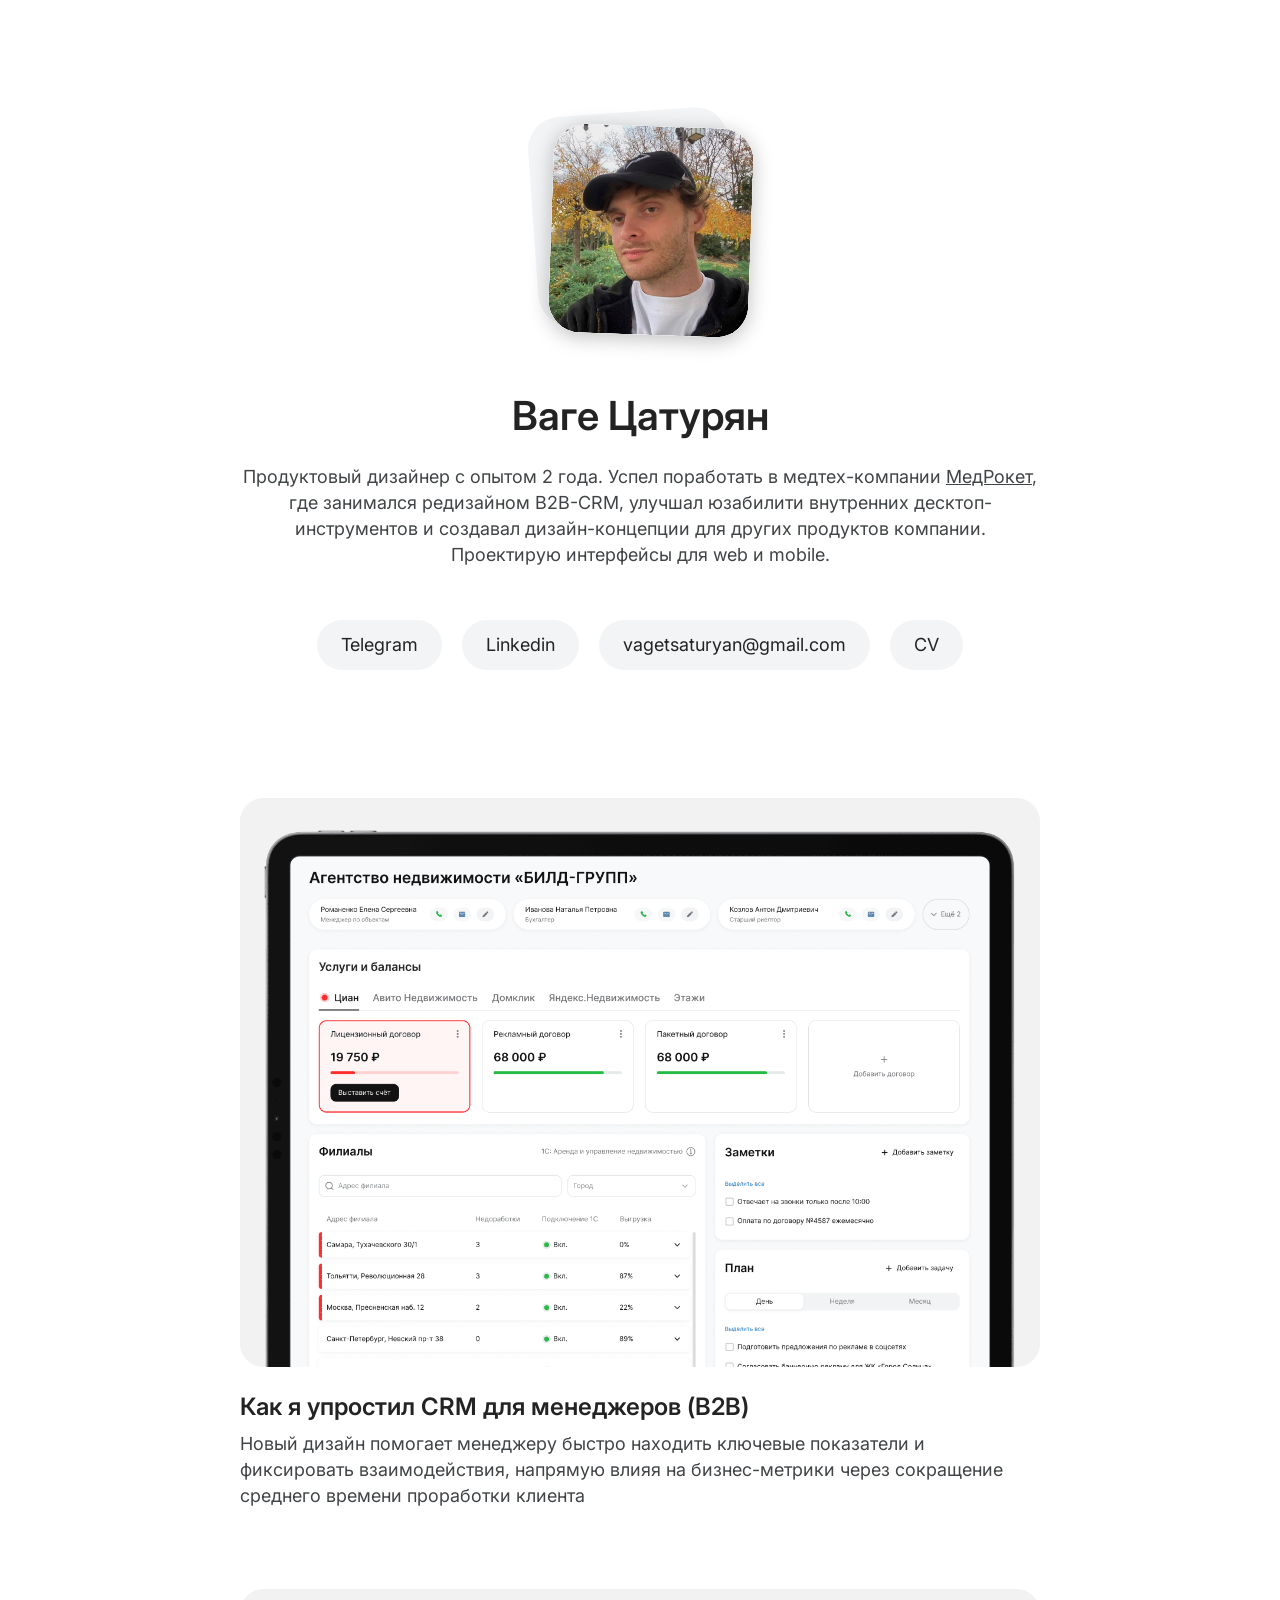
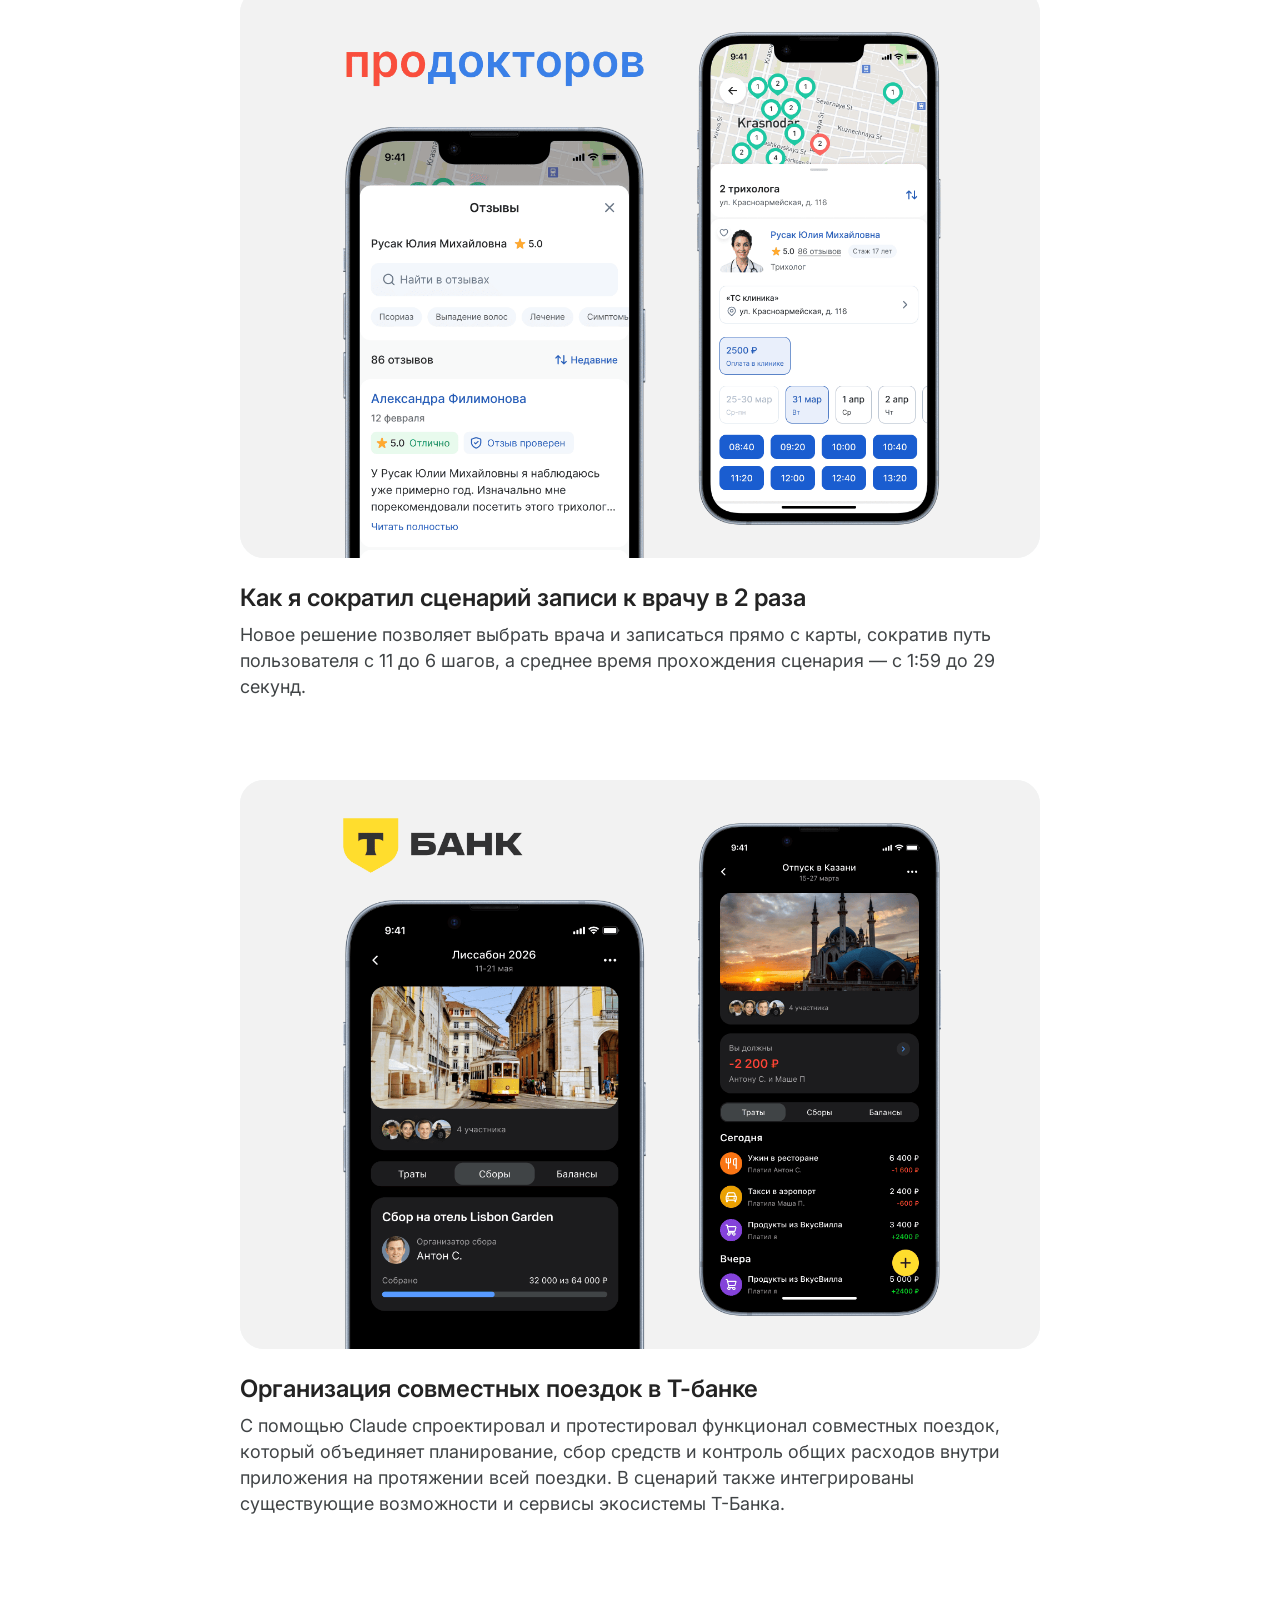
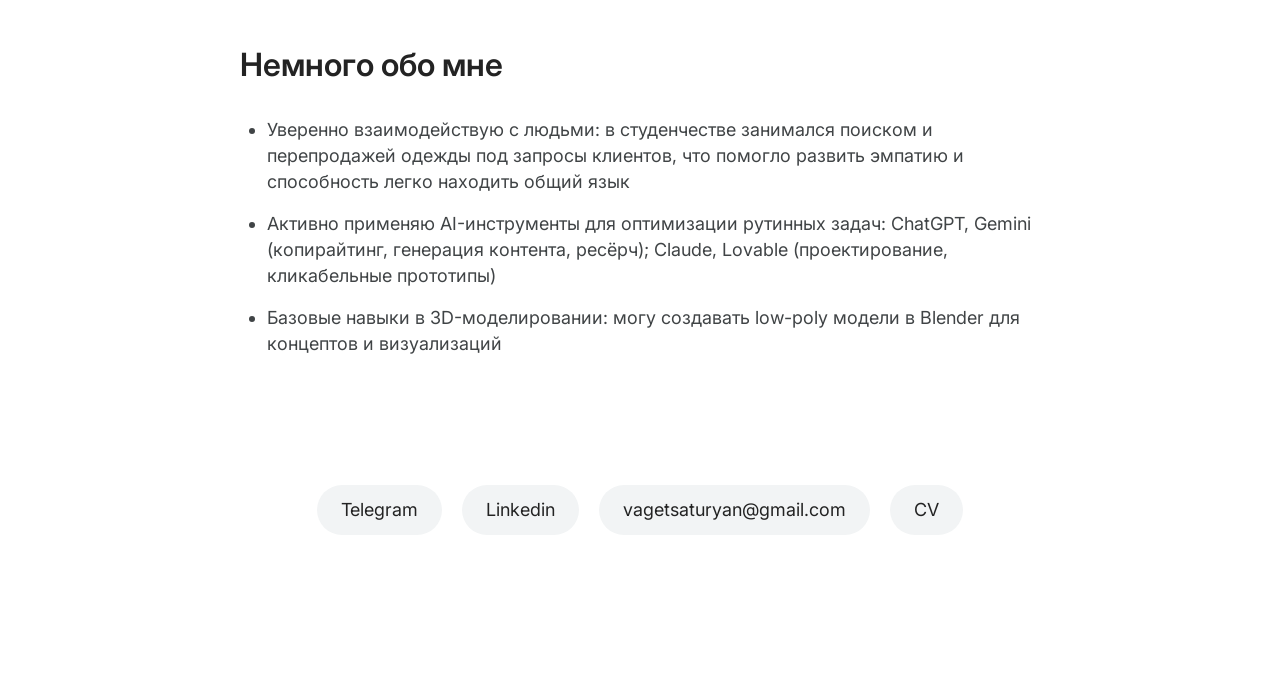
<file: index.html>
<!DOCTYPE html>
<html lang="ru">
<head>
<meta charset="UTF-8">
<meta name="viewport" content="width=device-width, initial-scale=1.0">
<title>Ваге Цатурян — продуктовый дизайнер</title>
<meta name="description" content="Портфолио продуктового дизайнера Ваге Цатуряна: кейсы по редизайну CRM, ПроДокторов и Т-Банка.">
<link rel="preconnect" href="https://fonts.googleapis.com">
<link rel="preconnect" href="https://fonts.gstatic.com" crossorigin>
<link href="https://fonts.googleapis.com/css2?family=Inter:wght@400;500;600&display=swap" rel="stylesheet">
<style>
/* ===== Дизайн-токены (взяты из Figma) ===== */
:root {
  --color-black: #232323;
  --color-gray-700: #404446;
  --color-gray-200: #E1E1E1;
  --color-gray-100: #F2F4F5;
  --color-white: #FFFFFF;

  --font-main: 'Inter', -apple-system, BlinkMacSystemFont, sans-serif;

  --radius-l: 24px;
  --radius-m: 16px;
  --radius-pill: 40px;

  --content-width: 1000px;
  --text-width: 800px;
}

* { box-sizing: border-box; }

html { scroll-behavior: smooth; }

body {
  margin: 0;
  font-family: var(--font-main);
  color: var(--color-gray-700);
  background: var(--color-white);
  -webkit-font-smoothing: antialiased;
}

img { display: block; max-width: 100%; }

a { text-decoration: none; color: inherit; }

ul { margin: 0; padding: 0; }
li { margin-bottom: 8px; }
li:last-child { margin-bottom: 0; }

p { margin: 0; }

/* ===== Типографика ===== */
.h1 { font-size: 40px; line-height: 48px; font-weight: 600; color: var(--color-black); margin: 0; }
.h2 { font-size: 32px; line-height: 40px; font-weight: 600; color: var(--color-black); margin: 0; }
.h3 { font-size: 24px; line-height: 32px; font-weight: 600; color: var(--color-black); margin: 0; }
.text-l { font-size: 18px; line-height: 26px; font-weight: 400; }
.text-l-medium { font-size: 18px; line-height: 26px; font-weight: 500; color: var(--color-black); }
.text-m { font-size: 16px; line-height: 24px; font-weight: 400; }

/* ===== Иконка стрелки (инлайн, без картинок) ===== */
.icon-arrow {
  width: 24px;
  height: 24px;
  flex-shrink: 0;
}
.icon-arrow svg { display: block; width: 100%; height: 100%; }

/* ===== Плейсхолдер для ещё не загруженных картинок ===== */
.img-box {
  position: relative;
  width: 100%;
  border-radius: var(--radius-m);
  overflow: hidden;
  background: var(--color-gray-100);
}
.img-box img {
  width: 100%;
  height: 100%;
  object-fit: cover;
  display: block;
}
.img-placeholder {
  display: none;
  align-items: center;
  justify-content: center;
  text-align: center;
  padding: 24px;
  width: 100%;
  height: 100%;
  min-height: 160px;
  color: #9AA0A3;
  font-size: 14px;
  line-height: 20px;
  background:
    repeating-linear-gradient(45deg, #EDEFF0, #EDEFF0 10px, #F5F6F7 10px, #F5F6F7 20px);
}
.img-box.is-broken img { display: none; }
.img-box.is-broken .img-placeholder { display: flex; }

/* ===== Header controls: back button ===== */
.back-btn {
  position: fixed;
  top: 24px;
  left: 24px;
  z-index: 50;
  display: flex;
  align-items: center;
  justify-content: center;
  width: 56px;
  height: 56px;
  background: var(--color-white);
  border-radius: var(--radius-pill);
  box-shadow: 0px 2px 8px rgba(0,0,0,0.1);
  color: var(--color-black);
  transition: transform 0.2s ease;
}
.back-btn:hover { transform: scale(1.08); }
.back-btn:active { transform: scale(0.97); }

/* ===== Home link ===== */
.home-link {
  display: inline-flex;
  align-items: center;
  gap: 4px;
  color: var(--color-gray-700);
  transition: color 0.2s ease;
}
.home-link .text-l { font-size: 18px; line-height: 26px; }
.home-link:hover { color: var(--color-black); }

/* ===== Contact chips ===== */
.contacts {
  display: flex;
  flex-wrap: wrap;
  gap: 20px;
  align-items: center;
  justify-content: center;
}
.contact-chip {
  display: inline-flex;
  align-items: center;
  justify-content: center;
  padding: 12px 24px;
  border-radius: var(--radius-pill);
  background: var(--color-gray-100);
  color: var(--color-black);
  font-size: 18px;
  line-height: 26px;
  white-space: nowrap;
  transition: background-color 0.2s ease;
}
.contact-chip:hover { background: var(--color-gray-200); }

/* ===== Cover zoom-on-hover (использовано и на витрине, и в "других проектах") ===== */
.case-cover {
  position: relative;
  border-radius: var(--radius-l);
  overflow: hidden;
  display: block;
  background: var(--color-gray-100);
}
.case-cover img {
  width: 100%;
  height: 100%;
  object-fit: cover;
  transition: transform 0.4s cubic-bezier(0.2, 0.8, 0.2, 1);
}
.case-cover:hover img { transform: scale(1.05); }

/* ===================================================== */
/* ===================  ВИТРИНА  ======================== */
/* ===================================================== */

.portfolio-page {
  padding: 96px 24px 140px;
  display: flex;
  justify-content: center;
}
.portfolio-content {
  width: 100%;
  max-width: var(--text-width);
  display: flex;
  flex-direction: column;
  align-items: center;
  gap: 128px;
}

.hero-block {
  display: flex;
  flex-direction: column;
  align-items: center;
  gap: 52px;
  width: 100%;
}
.hero-content {
  display: flex;
  flex-direction: column;
  align-items: center;
  gap: 32px;
  width: 100%;
}
.photo-container {
  width: 264px;
  height: 264px;
  position: relative;
}
.photo-surface {
  position: absolute;
  left: 25px;
  top: 16px;
  width: 200px;
  height: 209px;
  background: var(--color-gray-100);
  border-radius: 32px;
  transform: rotate(-4deg);
}
.photo-frame {
  position: absolute;
  left: 43px;
  top: 30px;
  width: 200px;
  height: 209px;
  border-radius: 32px;
  transform: rotate(2deg);
  box-shadow: 0px 4px 20px rgba(0,0,0,0.25);
  background: var(--color-gray-100);
}
/* Обрезка картинки под скругление вынесена в отдельный вложенный слой,
   чтобы box-shadow родителя не задевался маской (иначе тень пропадает). */
.photo-frame-clip {
  width: 100%;
  height: 100%;
  border-radius: inherit;
  overflow: hidden;
  /* фикс бага Safari: overflow:hidden + border-radius + transform иногда
     обрезают скруглённые уголки неточно, особенно на маленьких размерах.
     Маска вместо overflow-clip решает проблему во всех браузерах. */
  -webkit-mask-image: -webkit-radial-gradient(circle, #fff 100%, #000 100%);
  mask-image: radial-gradient(circle, #fff 100%, #000 100%);
}
.photo-frame img { width: 100%; height: 100%; object-fit: cover; border-radius: inherit; display: block; }

.intro { display: flex; flex-direction: column; gap: 24px; text-align: center; width: 100%; }
.intro .h1 { }
.intro a { text-decoration: underline; }

.cases-list {
  display: flex;
  flex-direction: column;
  gap: 80px;
  width: 100%;
}
.case-item { display: flex; flex-direction: column; gap: 24px; width: 100%; }
.case-item .case-cover { aspect-ratio: 800 / 569; }
.case-item .case-desc { display: flex; flex-direction: column; gap: 8px; }
.case-item .case-desc .title { color: var(--color-black); font-size: 24px; line-height: 32px; font-weight: 600; }

.about-me { display: flex; flex-direction: column; gap: 32px; width: 100%; }
.about-me .skills { display: flex; flex-direction: column; gap: 16px; }
.about-me ul { list-style: disc; padding-left: 27px; }

/* ===================================================== */
/* ===================  СТРАНИЦА КЕЙСА  ================= */
/* ===================================================== */

.case-page {
  padding: 96px 24px 140px;
  display: flex;
  flex-direction: column;
  align-items: center;
  gap: 64px;
}
.case-content {
  width: 100%;
  max-width: var(--content-width);
  display: flex;
  flex-direction: column;
  gap: 96px;
}

.case-hero { display: flex; flex-direction: column; gap: 64px; width: 100%; }
.case-hero .case-cover { width: 100%; }

.case-section { display: flex; flex-direction: column; gap: 32px; width: 100%; }
.case-section .h2 { max-width: var(--text-width); }
.section-groups { display: flex; flex-direction: column; gap: 64px; width: 100%; }
.section-group { display: flex; flex-direction: column; gap: 32px; width: 100%; }
.section-group-text { display: flex; flex-direction: column; gap: 16px; max-width: var(--text-width); }
.section-group p.text-l,
.case-section > p.text-l,
.section-group-text .text-l,
.section-group ul.text-l { color: var(--color-gray-700); max-width: var(--text-width); }

.case-image { width: 100%; }
.case-image.is-full { }

/* Task / list-heavy sections that use a narrower column */
.task-groups { display: flex; flex-direction: column; gap: 32px; }
.task-group { display: flex; flex-direction: column; gap: 16px; max-width: var(--text-width); width: 100%; }

/* Other works block */
.other-works { display: flex; flex-direction: column; align-items: flex-start; gap: 32px; width: 100%; }
.other-works-grid { display: flex; gap: 40px; width: 100%; }
.other-work-card { display: flex; flex-direction: column; gap: 24px; flex: 1; }
.other-work-card .case-cover { aspect-ratio: 480 / 341; }
.other-work-card .desc { display: flex; flex-direction: column; gap: 8px; }

.case-page .home-link { margin-top: 0; }

hr.spacer { border: none; }

/* ===================================================== */
/* =======================  АДАПТИВ  ==================== */
/* ===================================================== */

/* ---------- ПЛАНШЕТ: 600–1023px (ориентир — фрейм 744px) ---------- */
@media (min-width: 600px) and (max-width: 1023px) {

  .case-page, .portfolio-page { padding-left: 40px; padding-right: 40px; padding-top: 84px; padding-bottom: 112px; }

  .h1 { font-size: 34px; line-height: 42px; }
  .h2 { font-size: 27px; line-height: 34px; }
  .h3 { font-size: 21px; line-height: 28px; }
  .text-l, .section-group p.text-l, .case-section > p.text-l, .section-group-text .text-l, .section-group ul.text-l { font-size: 16px; line-height: 24px; }
  .text-l-medium { font-size: 16px; line-height: 24px; }
  .text-m { font-size: 14px; line-height: 22px; }

  .portfolio-content { gap: 100px; }
  .hero-block { gap: 40px; }
  .hero-content { gap: 28px; }
  .cases-list { gap: 64px; }
  .case-item { gap: 20px; }
  .about-me { gap: 28px; }
  .about-me .skills { gap: 14px; }

  .photo-container { width: 224px; height: 224px; }
  .photo-surface { left: 21px; top: 14px; width: 170px; height: 178px; border-radius: 22px; }
  .photo-frame { left: 37px; top: 26px; width: 170px; height: 178px; border-radius: 22px; }

  .contacts { gap: 14px; }
  .contact-chip { padding: 10px 20px; font-size: 16px; line-height: 24px; }

  .case-content { gap: 72px; }
  .case-hero { gap: 48px; }
  .case-section { gap: 28px; }
  .section-groups { gap: 48px; }
  .section-group { gap: 28px; }
  .section-group-text { gap: 14px; }
  .task-groups { gap: 28px; }
  .task-group { gap: 14px; }
  .other-works { gap: 28px; }
  .other-works-grid { gap: 28px; }
  .other-work-card { gap: 20px; }
  .other-work-card .desc { gap: 6px; }

  .back-btn { width: 52px; height: 52px; top: 20px; left: 20px; }
  .home-link { gap: 4px; }
}

/* ---------- МОБИЛКА: ≤599px (ориентир — фрейм 390px) ---------- */
@media (max-width: 599px) {

  .case-page, .portfolio-page { padding-left: 20px; padding-right: 20px; padding-top: 76px; padding-bottom: 88px; }

  .h1 { font-size: 26px; line-height: 32px; }
  .h2 { font-size: 21px; line-height: 27px; }
  .h3 { font-size: 17px; line-height: 23px; }
  .text-l, .section-group p.text-l, .case-section > p.text-l, .section-group-text .text-l, .section-group ul.text-l { font-size: 14px; line-height: 20px; }
  .text-l-medium { font-size: 15px; line-height: 21px; }
  .text-m { font-size: 13px; line-height: 18px; }

  .portfolio-content { gap: 64px; }
  .hero-block { gap: 24px; }
  .hero-content { gap: 18px; }
  .intro { gap: 14px; }
  .cases-list { gap: 40px; }
  .case-item { gap: 12px; }
  .case-item .case-desc { gap: 6px; }
  .about-me { gap: 18px; }
  .about-me .skills { gap: 10px; }
  ul li { margin-bottom: 6px; }

  .photo-container { width: 160px; height: 160px; }
  .photo-surface { left: 15px; top: 10px; width: 122px; height: 127px; border-radius: 16px; }
  .photo-frame { left: 26px; top: 18px; width: 122px; height: 127px; border-radius: 16px; }

  .contacts { gap: 10px; row-gap: 10px; }
  .contact-chip { padding: 8px 16px; font-size: 14px; line-height: 20px; }

  .case-content { gap: 48px; }
  .case-hero { gap: 32px; }
  .case-section { gap: 20px; }
  .section-groups { gap: 32px; }
  .section-group { gap: 20px; }
  .section-group-text { gap: 10px; }
  .task-groups { gap: 20px; }
  .task-group { gap: 10px; }
  .other-works { gap: 20px; }
  .other-works-grid { flex-direction: column; gap: 32px; }
  .other-work-card { gap: 14px; }
  .other-work-card .desc { gap: 4px; }

  .back-btn { width: 48px; height: 48px; top: 20px; left: 20px; }
  .icon-arrow { width: 20px; height: 20px; }
  .home-link { gap: 4px; }
  .home-link .text-l { font-size: 14px; line-height: 20px; }
}

</style>
<!-- Yandex.Metrika counter -->
<script type="text/javascript">
    (function(m,e,t,r,i,k,a){
        m[i]=m[i]||function(){(m[i].a=m[i].a||[]).push(arguments)};
        m[i].l=1*new Date();
        for (var j = 0; j < document.scripts.length; j++) {if (document.scripts[j].src === r) { return; }}
        k=e.createElement(t),a=e.getElementsByTagName(t)[0],k.async=1,k.src=r,a.parentNode.insertBefore(k,a)
    })(window, document,'script','https://mc.yandex.ru/metrika/tag.js?id=112100599', 'ym');
    ym(112100599, 'init', {ssr:true, webvisor:true, clickmap:true, ecommerce:"dataLayer", referrer: document.referrer, url: location.href, accurateTrackBounce:true, trackLinks:true});
</script>
<noscript><div><img src="https://mc.yandex.ru/watch/112100599" style="position:absolute; left:-9999px;" alt="" /></div></noscript>
<!-- /Yandex.Metrika counter -->
</head>
<body data-page="index">

<main class="portfolio-page">
  <div class="portfolio-content">

    <!-- HERO -->
    <section class="hero-block">
      <div class="hero-content">
        <div class="photo-container">
          <div class="photo-surface"></div>
          <div class="photo-frame">
            <div class="photo-frame-clip">
              <div class="img-box" style="width:100%;height:100%;border-radius:inherit;">
                <img src="images/photo.jpg" alt="Фото Ваге Цатуряна" loading="lazy">
                <div class="img-placeholder">Секция «Моё фото» в Figma →<br>images/photo.jpg</div>
              </div>
            </div>
          </div>
        </div>
        <div class="intro">
          <p class="h1">Ваге Цатурян</p>
          <p class="text-l">Продуктовый дизайнер с опытом 2 года. Успел поработать в медтех-компании <a href="https://medrocket.me/" target="_blank" rel="noopener">МедРокет</a>, где занимался редизайном B2B-CRM, улучшал юзабилити внутренних десктоп-инструментов и создавал дизайн-концепции для других продуктов компании. Проектирую интерфейсы для web и mobile.</p>
        </div>
      </div>

      <div class="contacts">
        <a class="contact-chip" href="https://t.me/vageshhh" target="_blank" rel="noopener">Telegram</a>
        <a class="contact-chip" href="https://www.linkedin.com/in/vage-tsaturyan/" target="_blank" rel="noopener">Linkedin</a>
        <a class="contact-chip" href="mailto:vagetsaturyan@gmail.com">vagetsaturyan@gmail.com</a>
        <a class="contact-chip" href="https://drive.google.com/file/d/1VmRIDcNzgA7agAhWiN5c5B2Fqb9iZSYX/view?usp=drive_link" target="_blank" rel="noopener">CV</a>
      </div>
    </section>

    <!-- CASES -->
    <section class="cases-list">

      <a class="case-item" href="case-crm.html" onclick="sessionStorage.setItem('restoreScroll','1')">
        <div class="case-cover img-box">
          <img src="images/cover-crm.png" alt="Обложка кейса CRM для менеджеров" loading="lazy">
          <div class="img-placeholder">Фрейм «обложка» (case1) на витрине →<br>images/cover-crm.png</div>
        </div>
        <div class="case-desc">
          <p class="title">Как я упростил CRM для менеджеров (B2B)</p>
          <p class="text-l">Новый дизайн помогает менеджеру быстро находить ключевые показатели и фиксировать взаимодействия, напрямую влияя на бизнес-метрики через сокращение среднего времени проработки клиента</p>
        </div>
      </a>

      <a class="case-item" href="case-prodoctorov.html" onclick="sessionStorage.setItem('restoreScroll','1')">
        <div class="case-cover img-box">
          <img src="images/cover-prodoctorov.png" alt="Обложка кейса ПроДокторов" loading="lazy">
          <div class="img-placeholder">Фрейм «обложка» (case2) на витрине →<br>images/cover-prodoctorov.png</div>
        </div>
        <div class="case-desc">
          <p class="title">Как я сократил сценарий записи к врачу в 2 раза</p>
          <p class="text-l">Новое решение позволяет выбрать врача и записаться прямо с карты, сократив путь пользователя с 11 до 6 шагов, а среднее время прохождения сценария — с 1:59 до 29 секунд.</p>
        </div>
      </a>

      <a class="case-item" href="case-tbank.html" onclick="sessionStorage.setItem('restoreScroll','1')">
        <div class="case-cover img-box">
          <img src="images/cover-tbank.png" alt="Обложка кейса совместных поездок в Т-банке" loading="lazy">
          <div class="img-placeholder">Фрейм «обложка» (case3) на витрине →<br>images/cover-tbank.png</div>
        </div>
        <div class="case-desc">
          <p class="title">Организация совместных поездок в Т-банке</p>
          <p class="text-l">С помощью Claude спроектировал и протестировал функционал совместных поездок, который объединяет планирование, сбор средств и контроль общих расходов внутри приложения на протяжении всей поездки. В сценарий также интегрированы существующие возможности и сервисы экосистемы Т-Банка.</p>
        </div>
      </a>

    </section>

    <!-- ABOUT ME -->
    <section class="about-me">
      <p class="h2">Немного обо мне</p>
      <div class="skills text-l">
        <ul>
          <li>Уверенно взаимодействую с людьми: в студенчестве занимался поиском и перепродажей одежды под запросы клиентов, что помогло развить эмпатию и способность легко находить общий язык</li>
        </ul>
        <ul>
          <li>Активно применяю AI-инструменты для оптимизации рутинных задач: ChatGPT, Gemini (копирайтинг, генерация контента, ресёрч); Claude, Lovable (проектирование, кликабельные прототипы)</li>
        </ul>
        <ul>
          <li>Базовые навыки в 3D-моделировании: могу создавать low-poly модели в Blender для концептов и визуализаций</li>
        </ul>
      </div>
    </section>

    <div class="contacts">
      <a class="contact-chip" href="https://t.me/vageshhh" target="_blank" rel="noopener">Telegram</a>
      <a class="contact-chip" href="https://www.linkedin.com/in/vage-tsaturyan/" target="_blank" rel="noopener">Linkedin</a>
      <a class="contact-chip" href="mailto:vagetsaturyan@gmail.com">vagetsaturyan@gmail.com</a>
      <a class="contact-chip" href="https://drive.google.com/file/d/1VmRIDcNzgA7agAhWiN5c5B2Fqb9iZSYX/view?usp=drive_link" target="_blank" rel="noopener">CV</a>
    </div>

  </div>
</main>

<script>
// Отключаем автоматическое восстановление скролла браузером —
// мы управляем этим сами (кнопка "назад" возвращает в то же место витрины).
if ('scrollRestoration' in history) {
  history.scrollRestoration = 'manual';
}

// ===== Витрина: запоминаем позицию скролла =====
const isIndexPage = document.body.dataset.page === 'index';

if (isIndexPage) {
  let saveTimer = null;
  window.addEventListener('scroll', () => {
    clearTimeout(saveTimer);
    saveTimer = setTimeout(() => {
      sessionStorage.setItem('indexScrollY', String(window.scrollY));
    }, 80);
  });

  document.addEventListener('DOMContentLoaded', () => {
    const shouldRestore = sessionStorage.getItem('restoreScroll') === '1';
    if (shouldRestore) {
      const y = parseInt(sessionStorage.getItem('indexScrollY') || '0', 10);
      // ждём отрисовки макета перед скроллом
      requestAnimationFrame(() => {
        window.scrollTo(0, y);
      });
      sessionStorage.removeItem('restoreScroll');
    } else {
      window.scrollTo(0, 0);
    }
  });
}

// ===== Плейсхолдеры для картинок + повторные попытки на медленном интернете =====
// Если картинка не загрузилась (например, мобильный интернет оборвал запрос),
// пробуем ещё раз с растущей паузой перед тем, как показать плейсхолдер.
const MAX_IMG_RETRIES = 3;
const IMG_RETRY_DELAY = 1000; // мс

document.addEventListener(
  'error',
  (event) => {
    const target = event.target;
    if (!target || target.tagName !== 'IMG' || !target.closest('.img-box')) return;

    const attempts = parseInt(target.dataset.retryCount || '0', 10);
    if (attempts < MAX_IMG_RETRIES) {
      target.dataset.retryCount = String(attempts + 1);
      const baseSrc = target.dataset.baseSrc || target.getAttribute('src').split('?')[0];
      target.dataset.baseSrc = baseSrc;
      setTimeout(() => {
        target.src = baseSrc + '?retry=' + (attempts + 1) + '&t=' + Date.now();
      }, IMG_RETRY_DELAY * (attempts + 1));
    } else {
      target.closest('.img-box').classList.add('is-broken');
    }
  },
  true
);

</script>
</body>
</html>
</file>
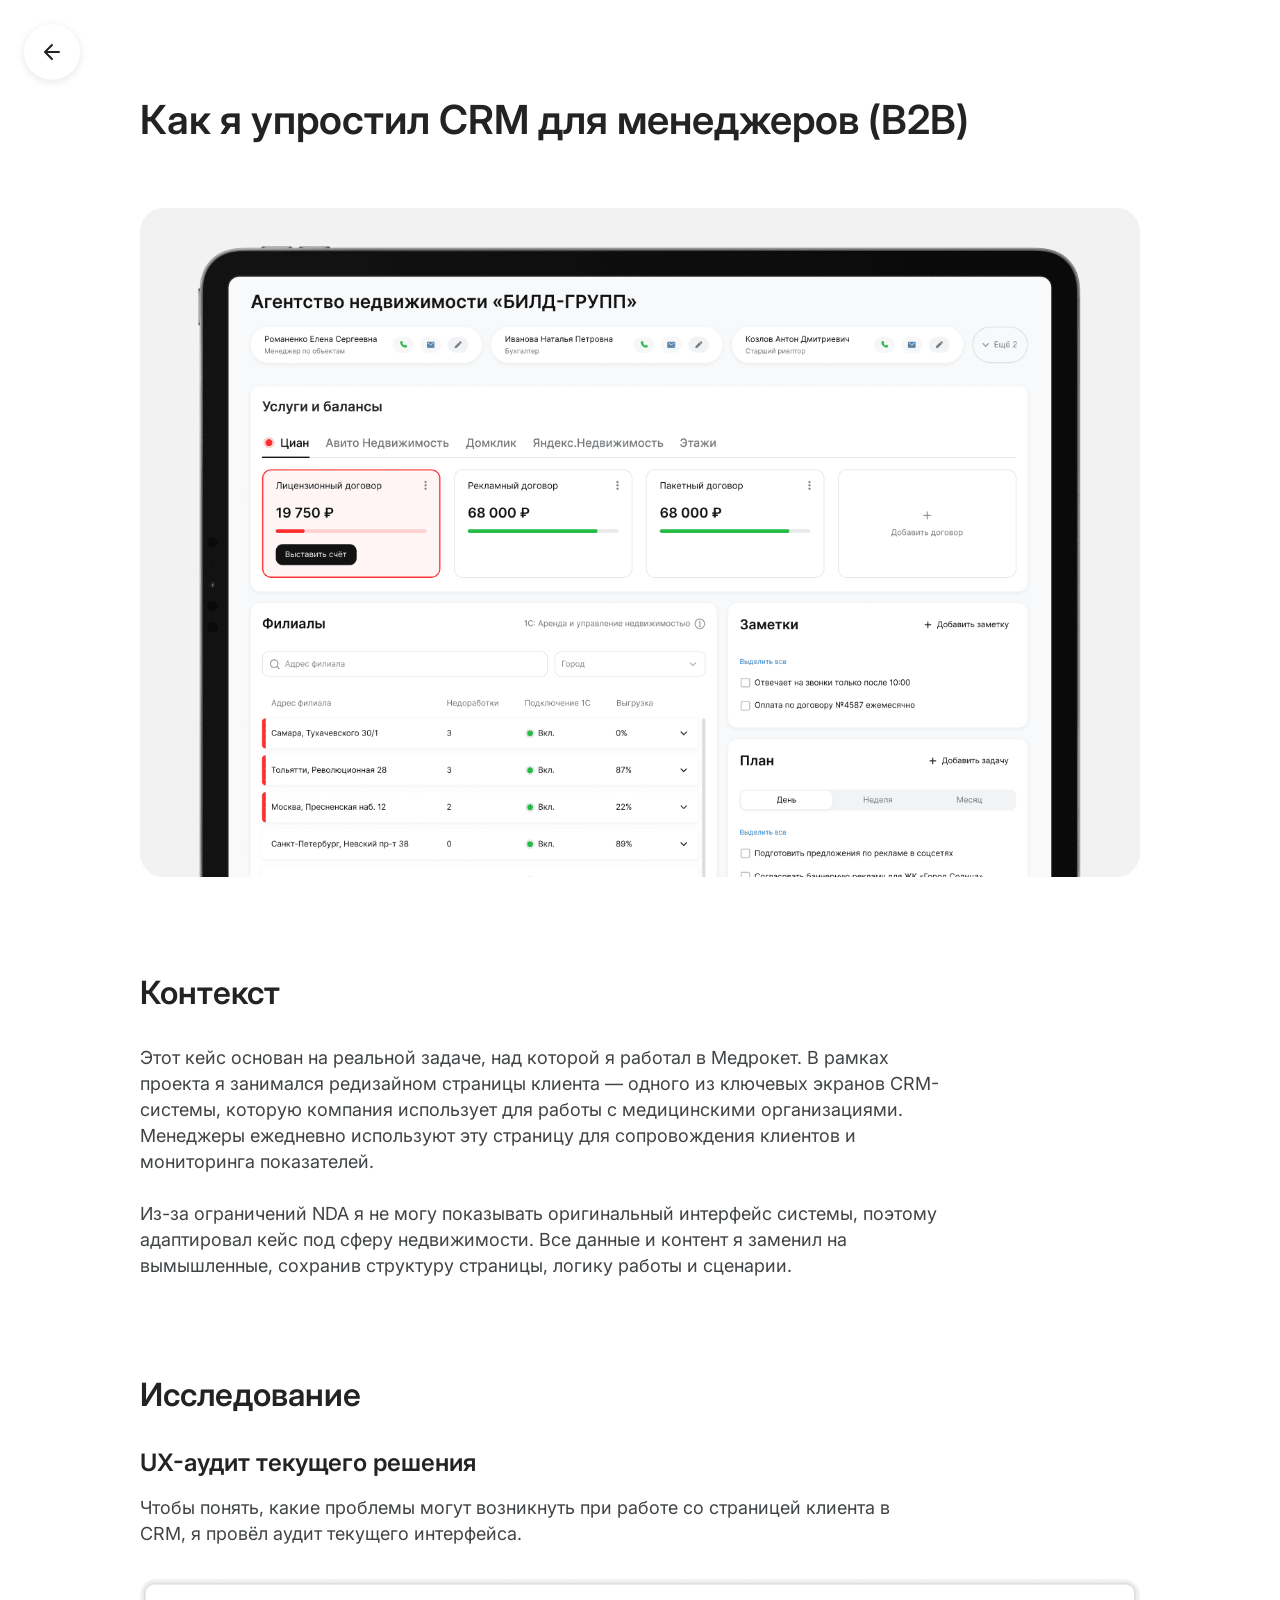
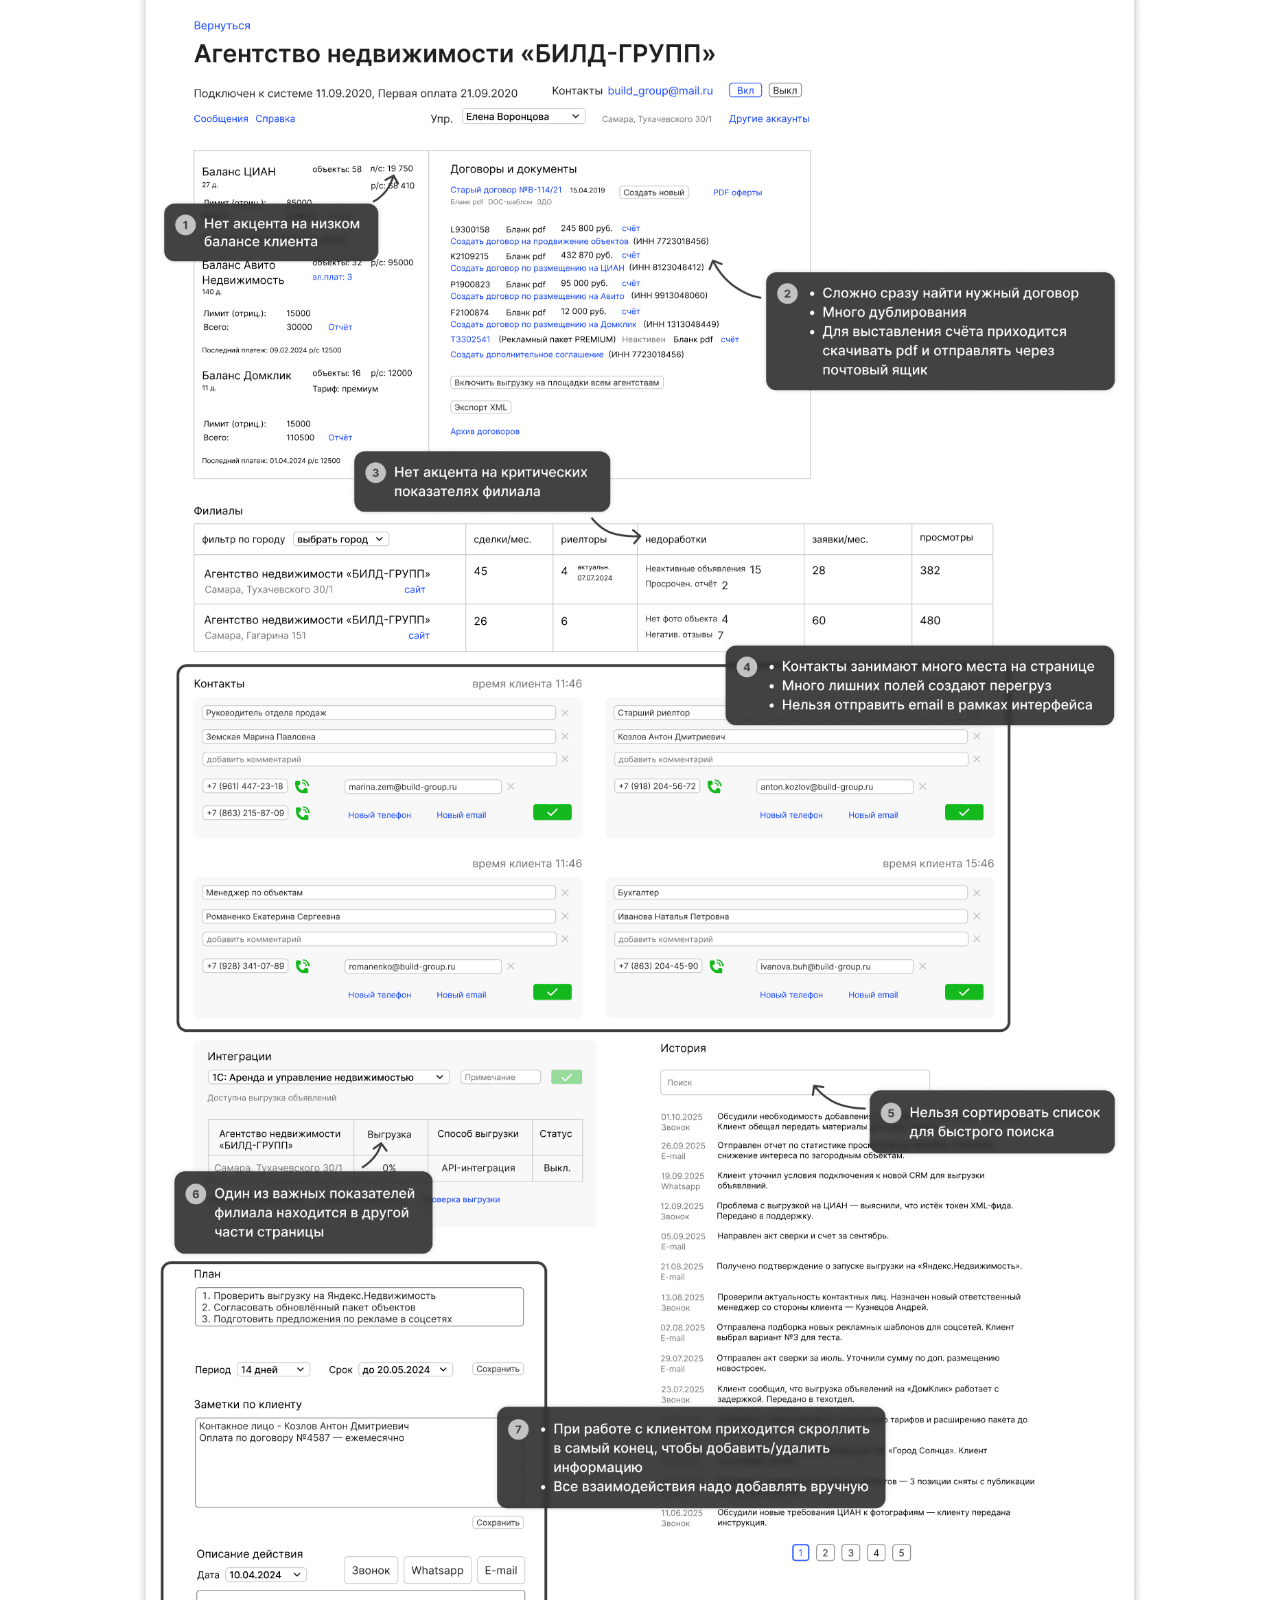
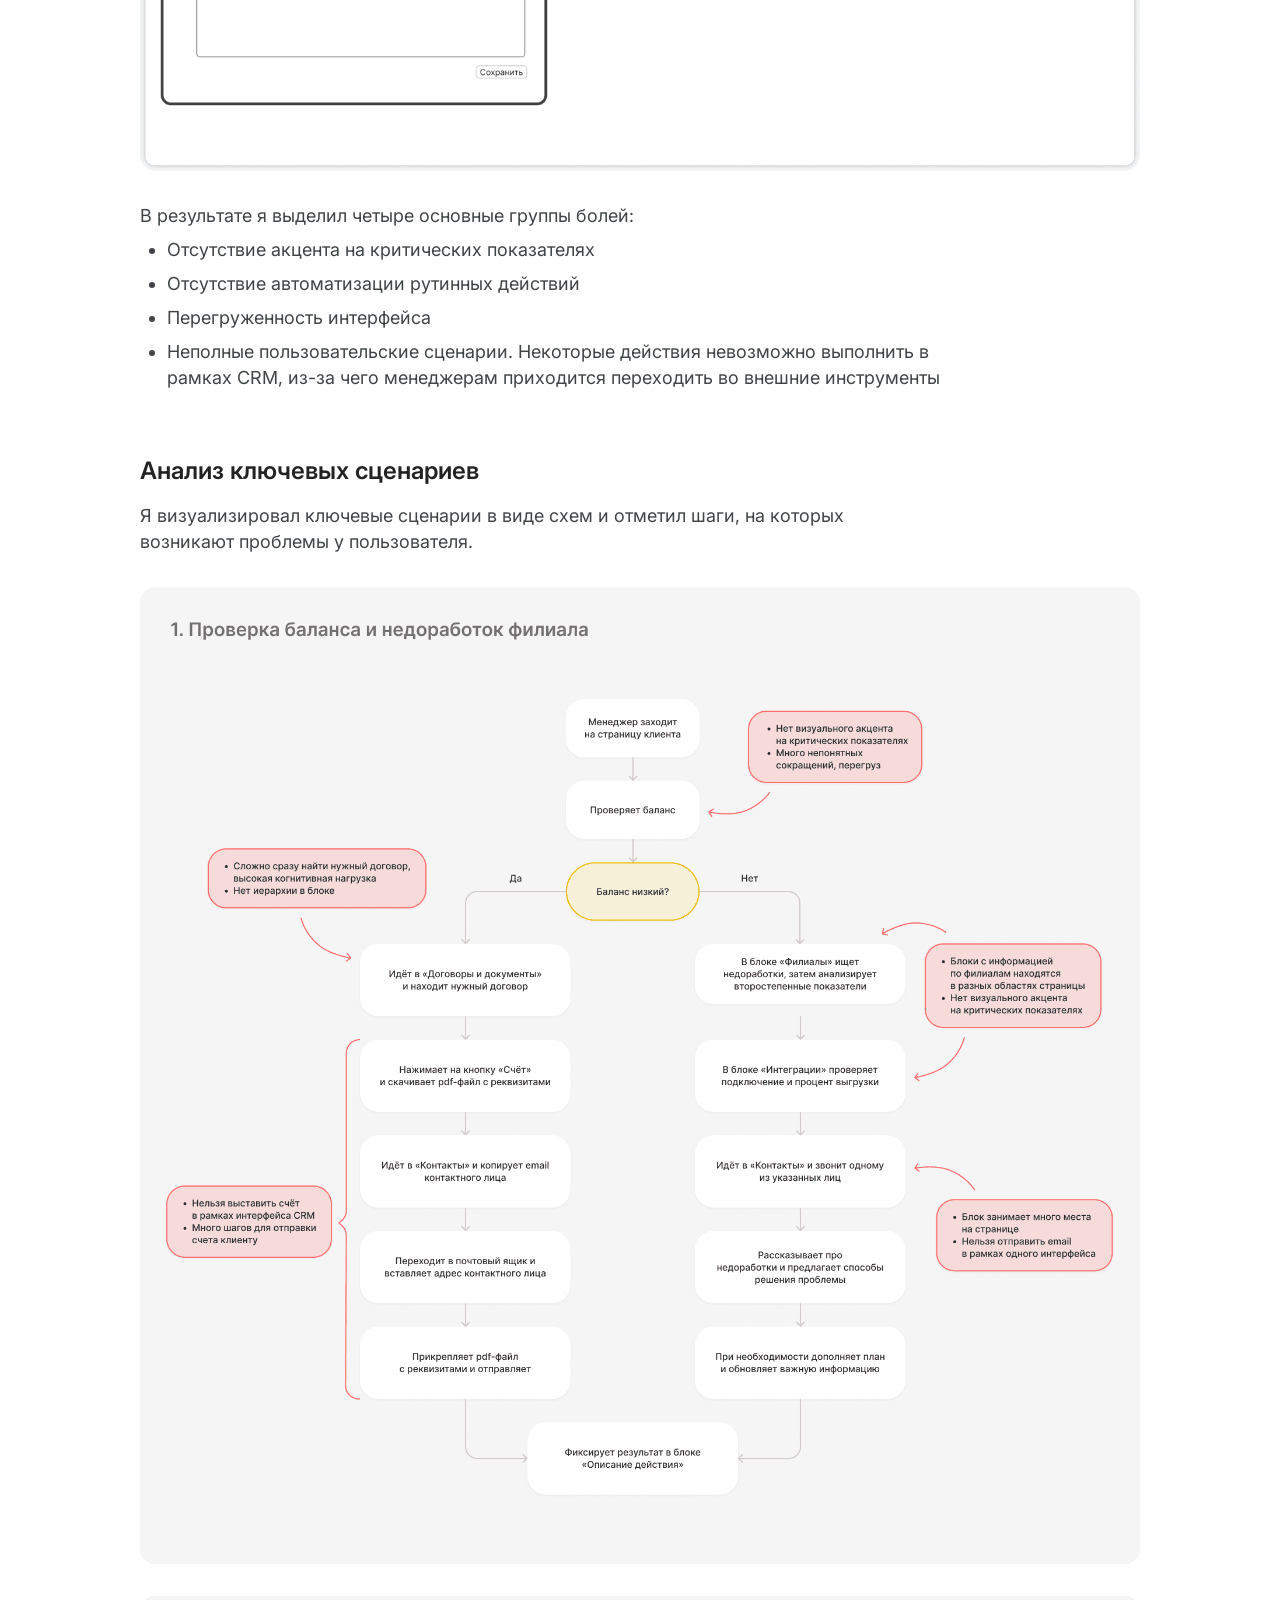
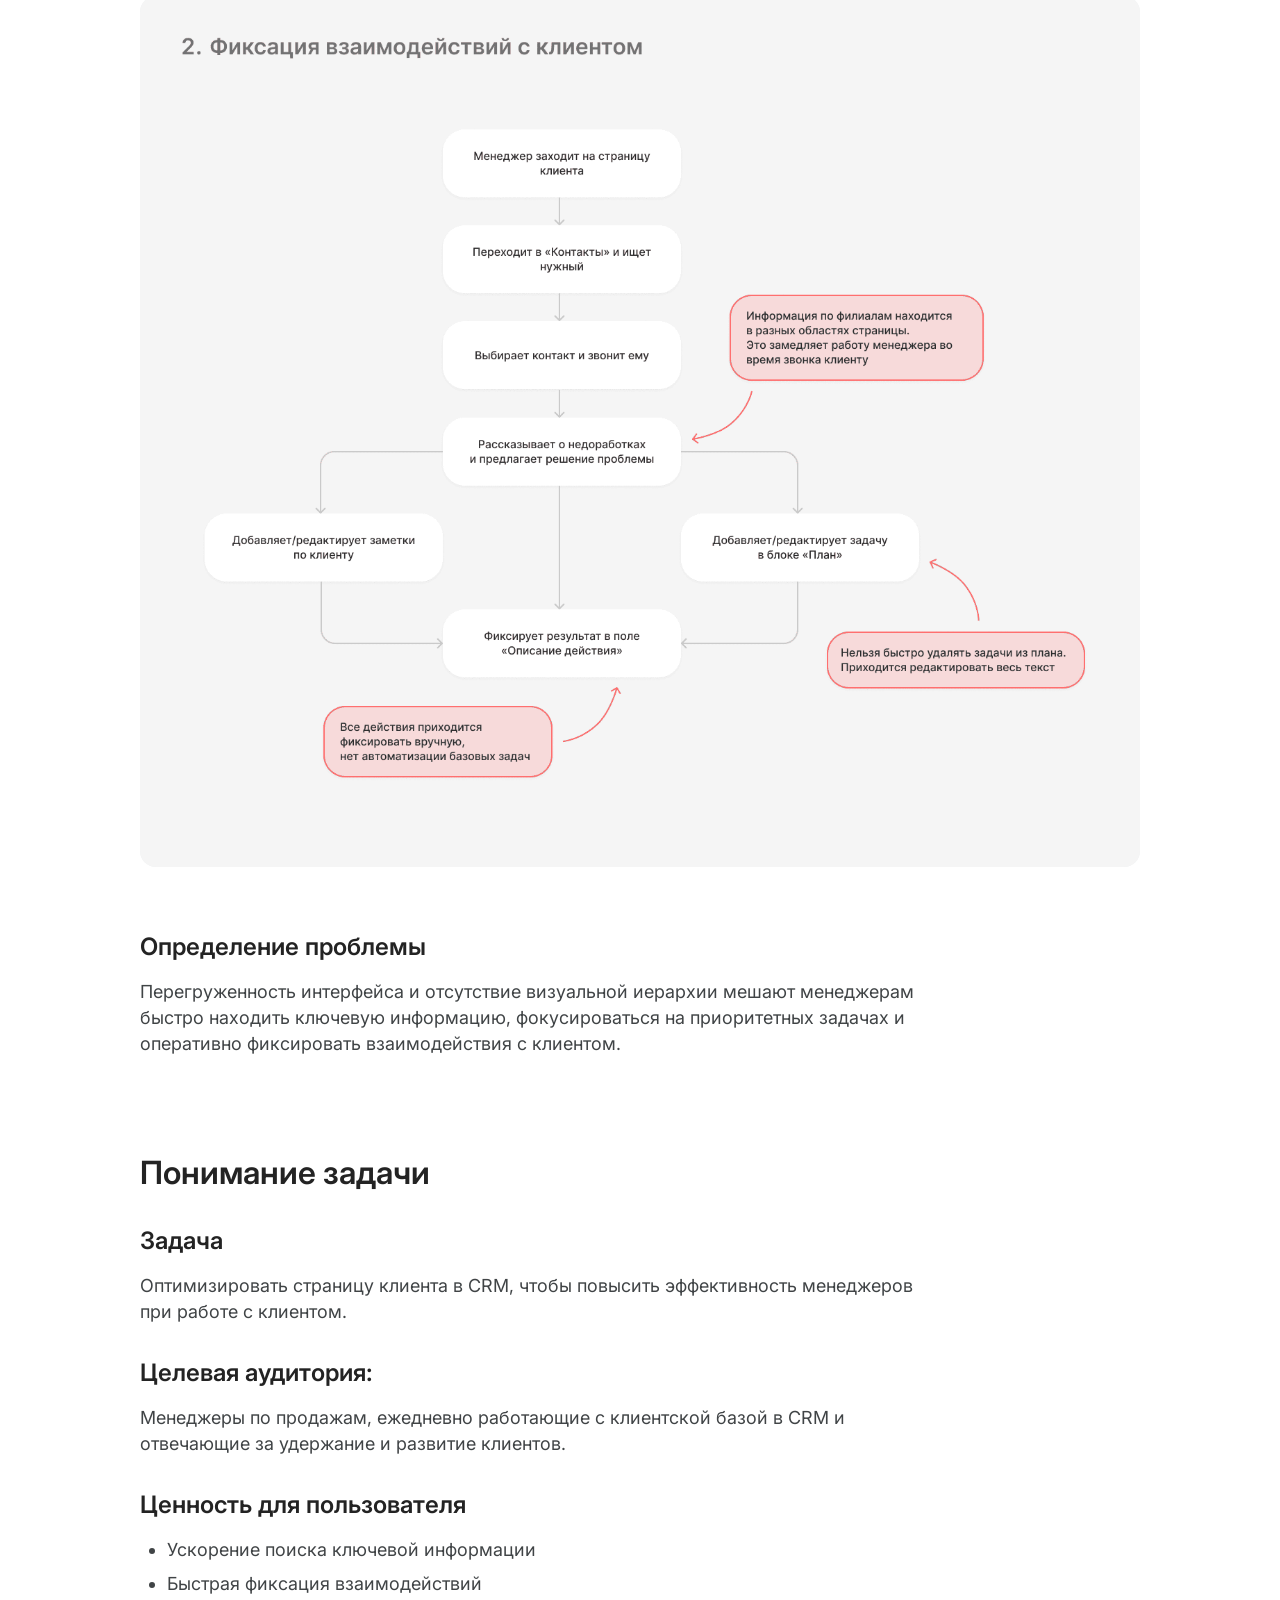
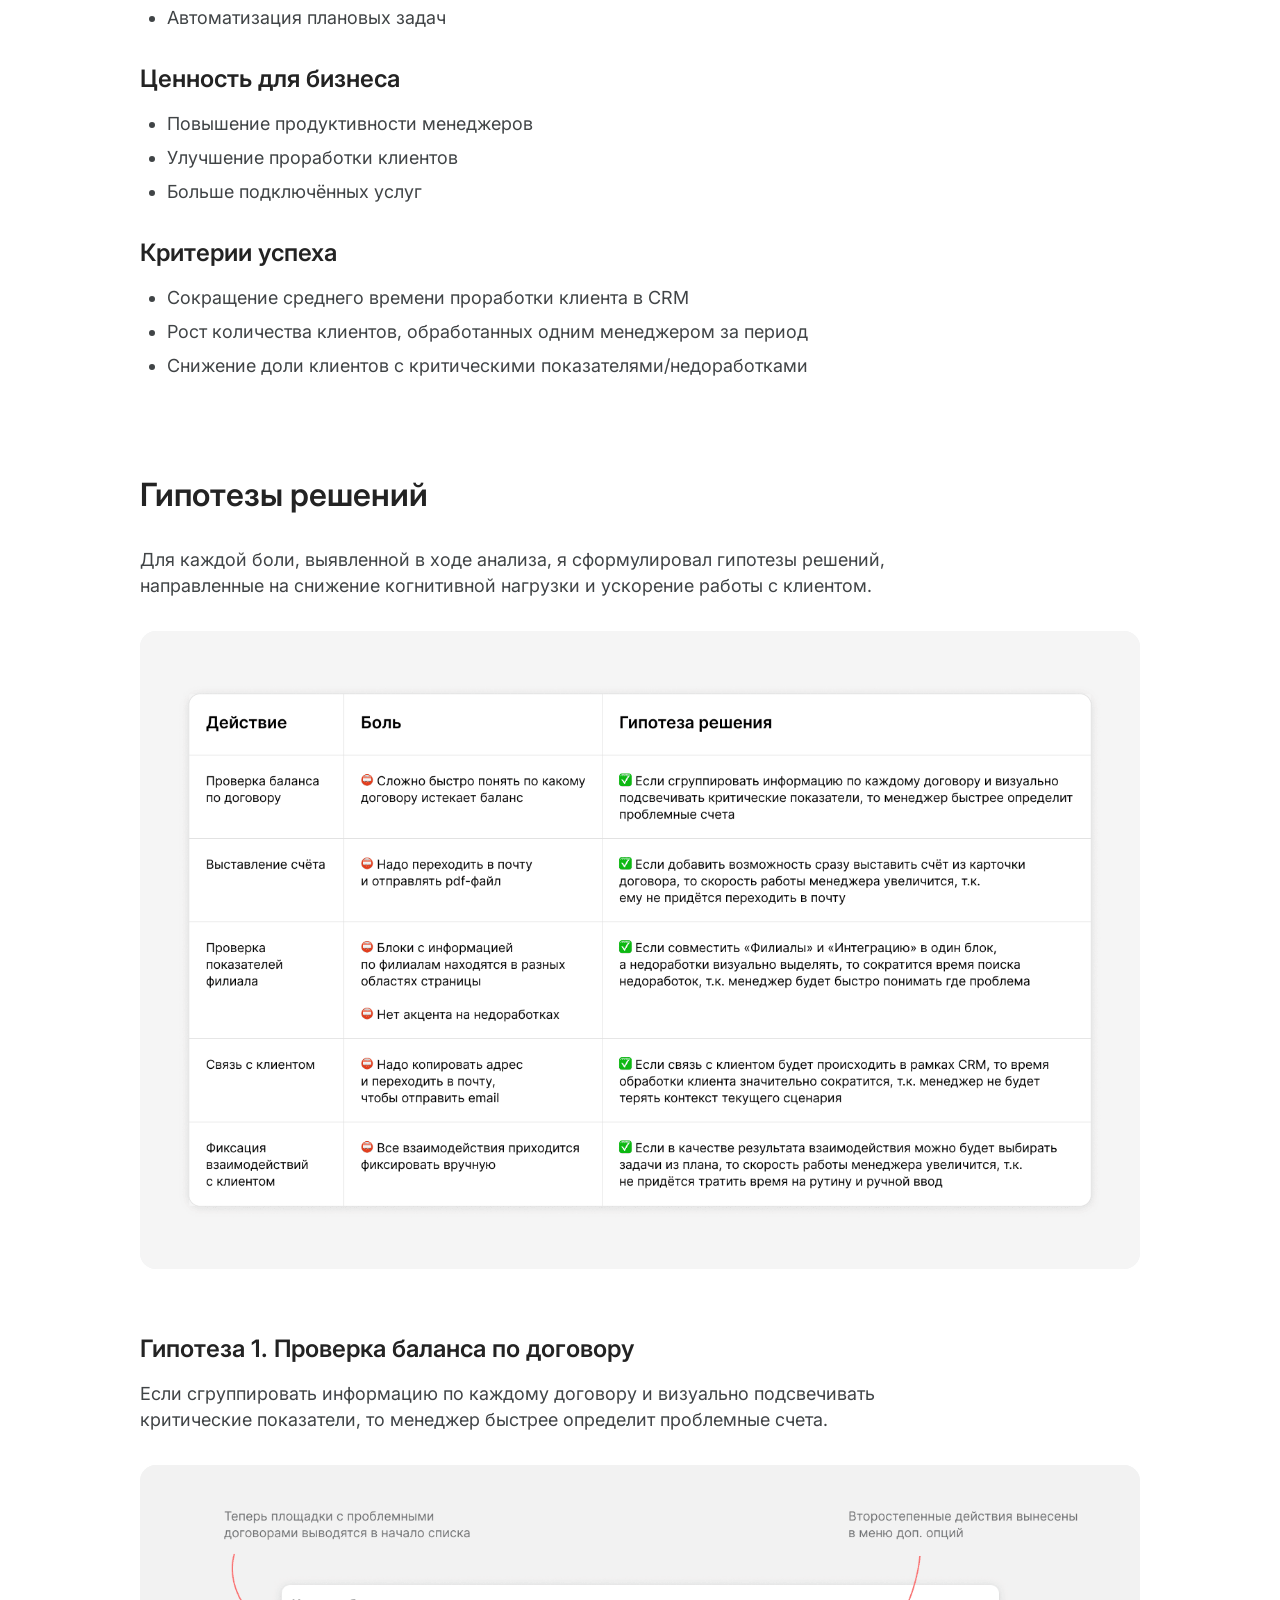
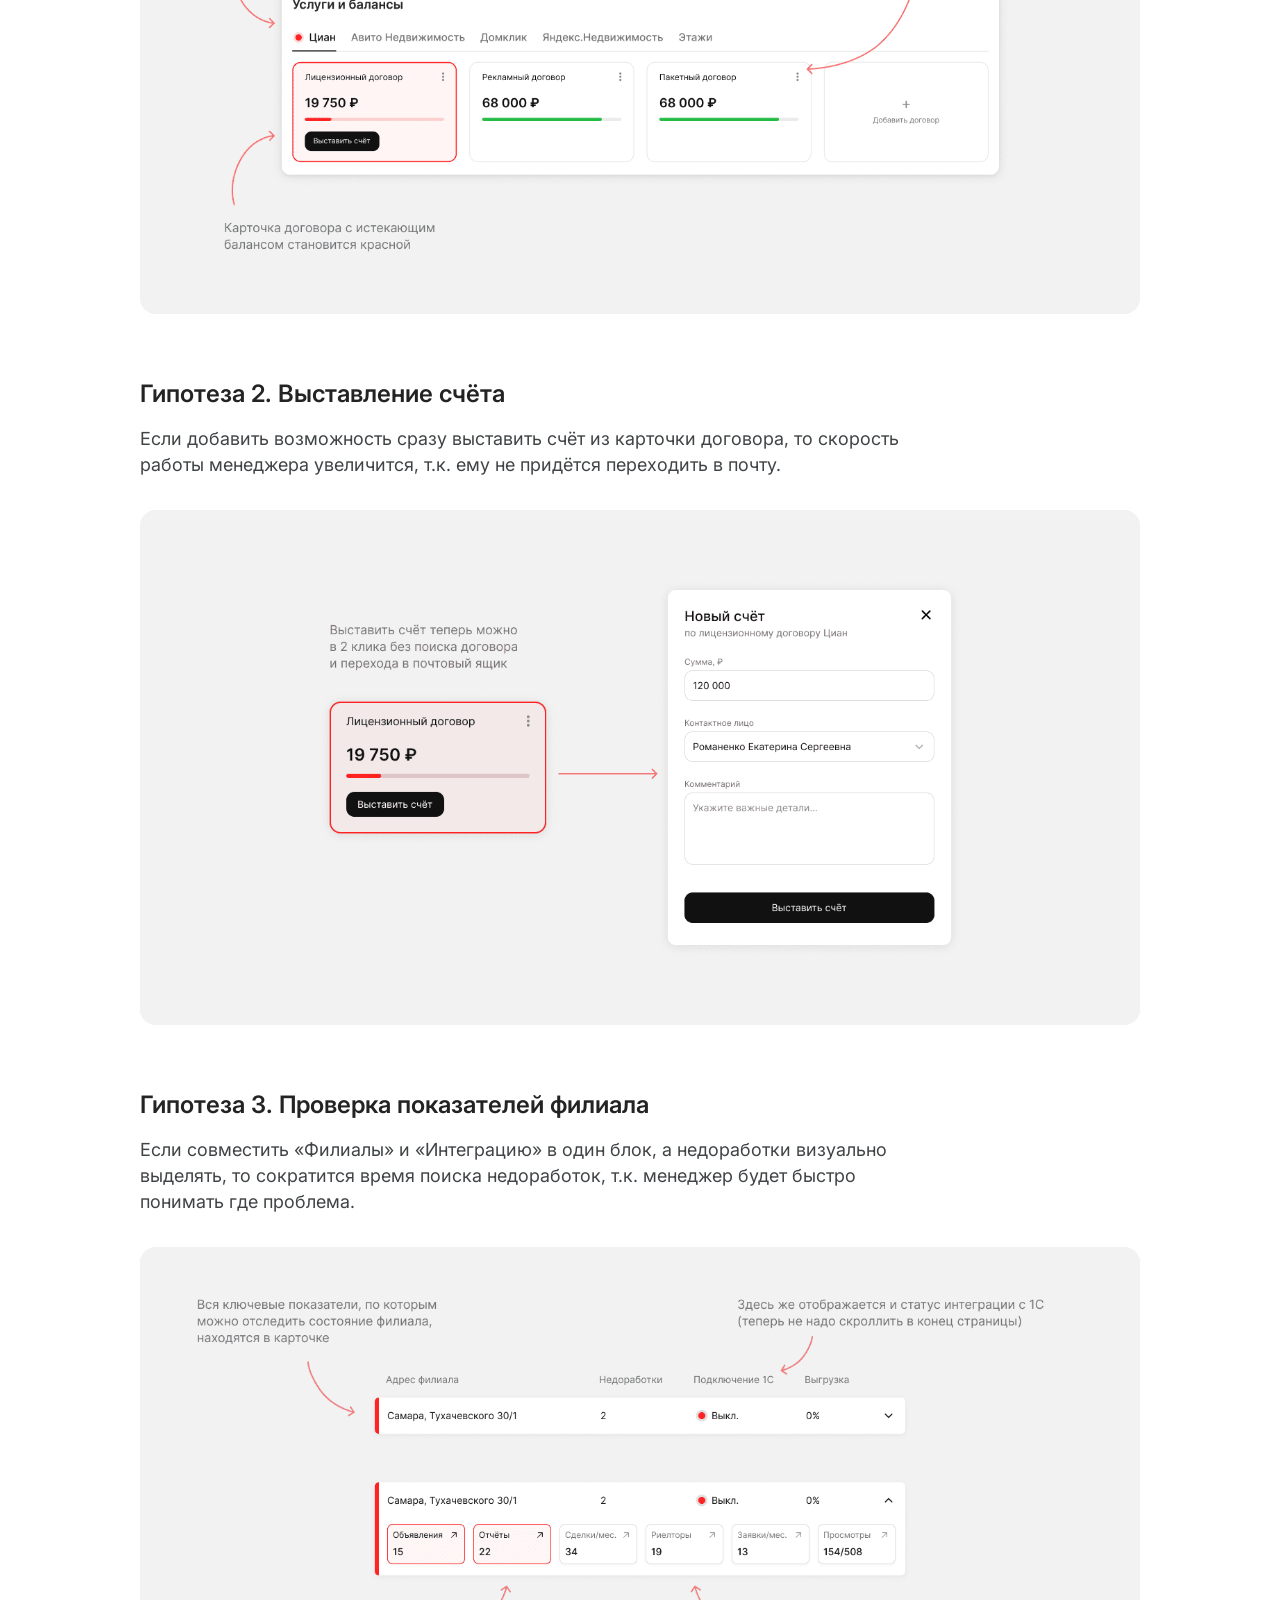
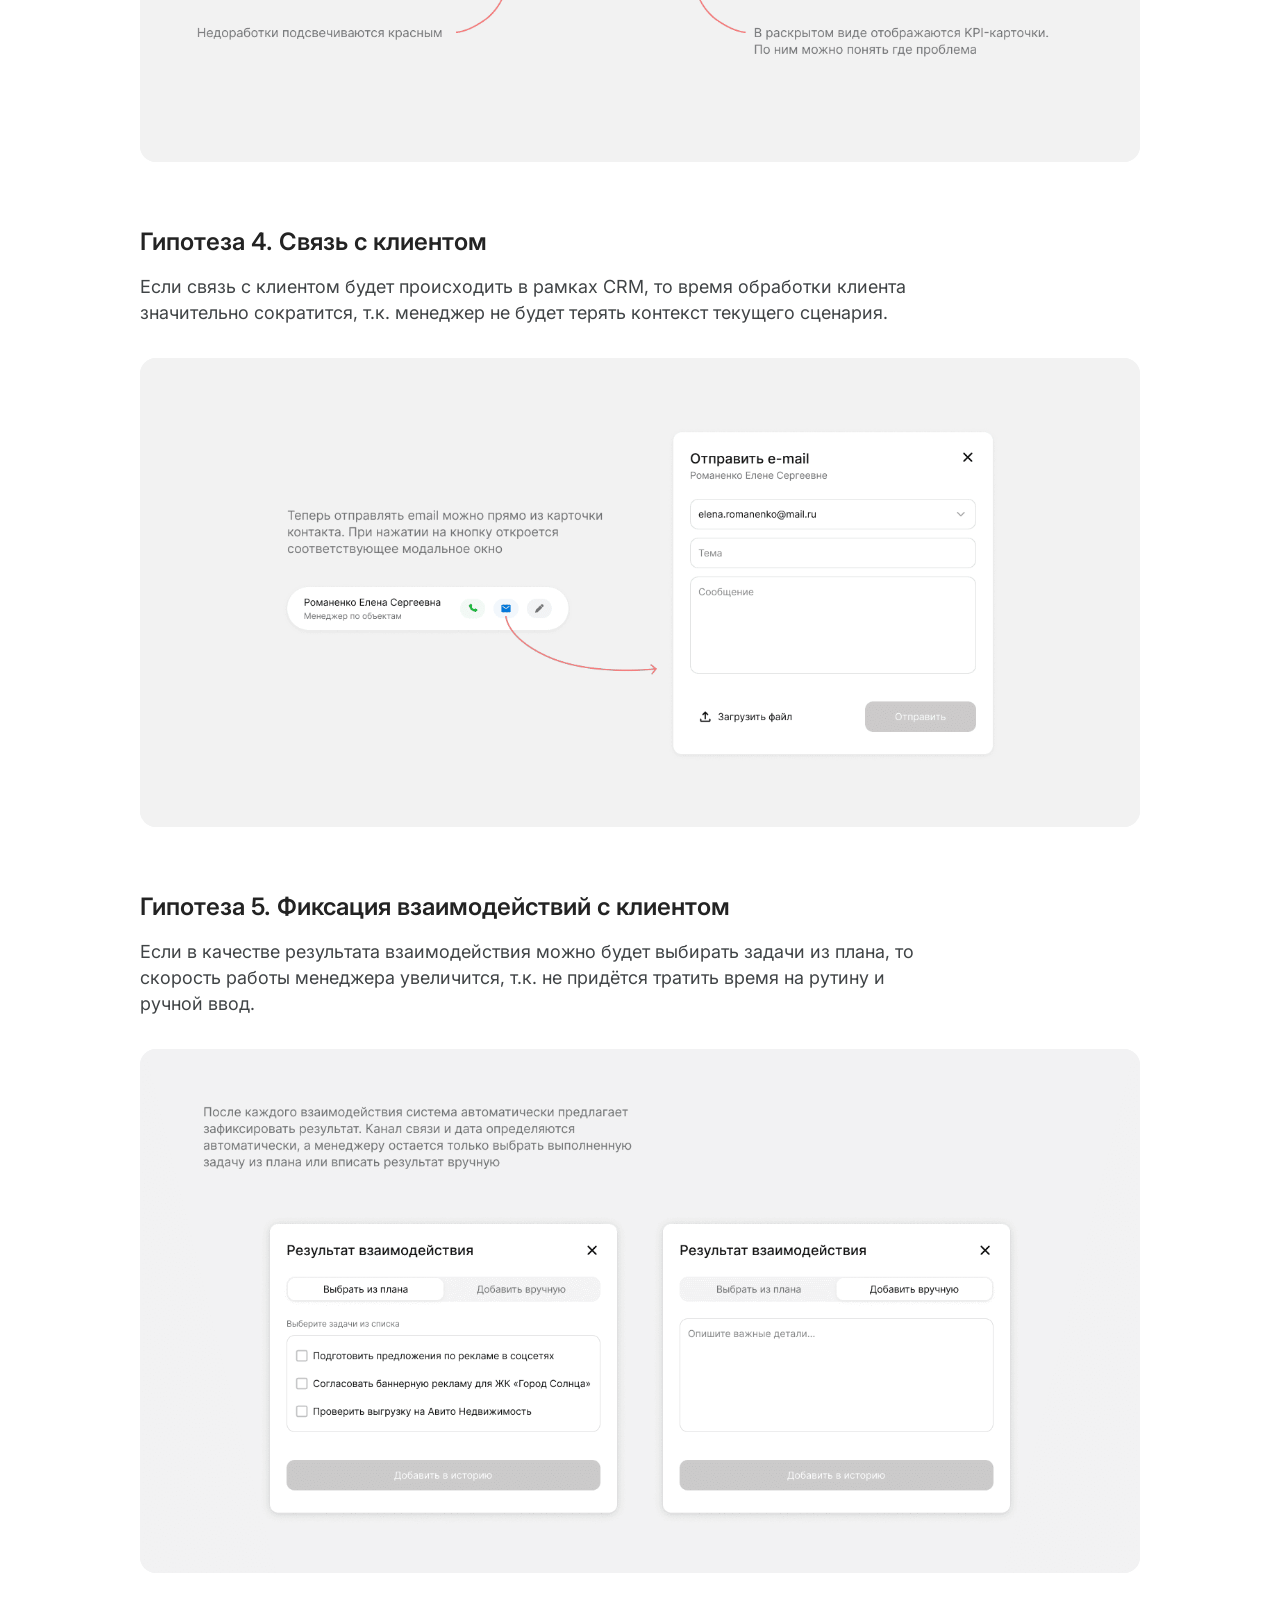
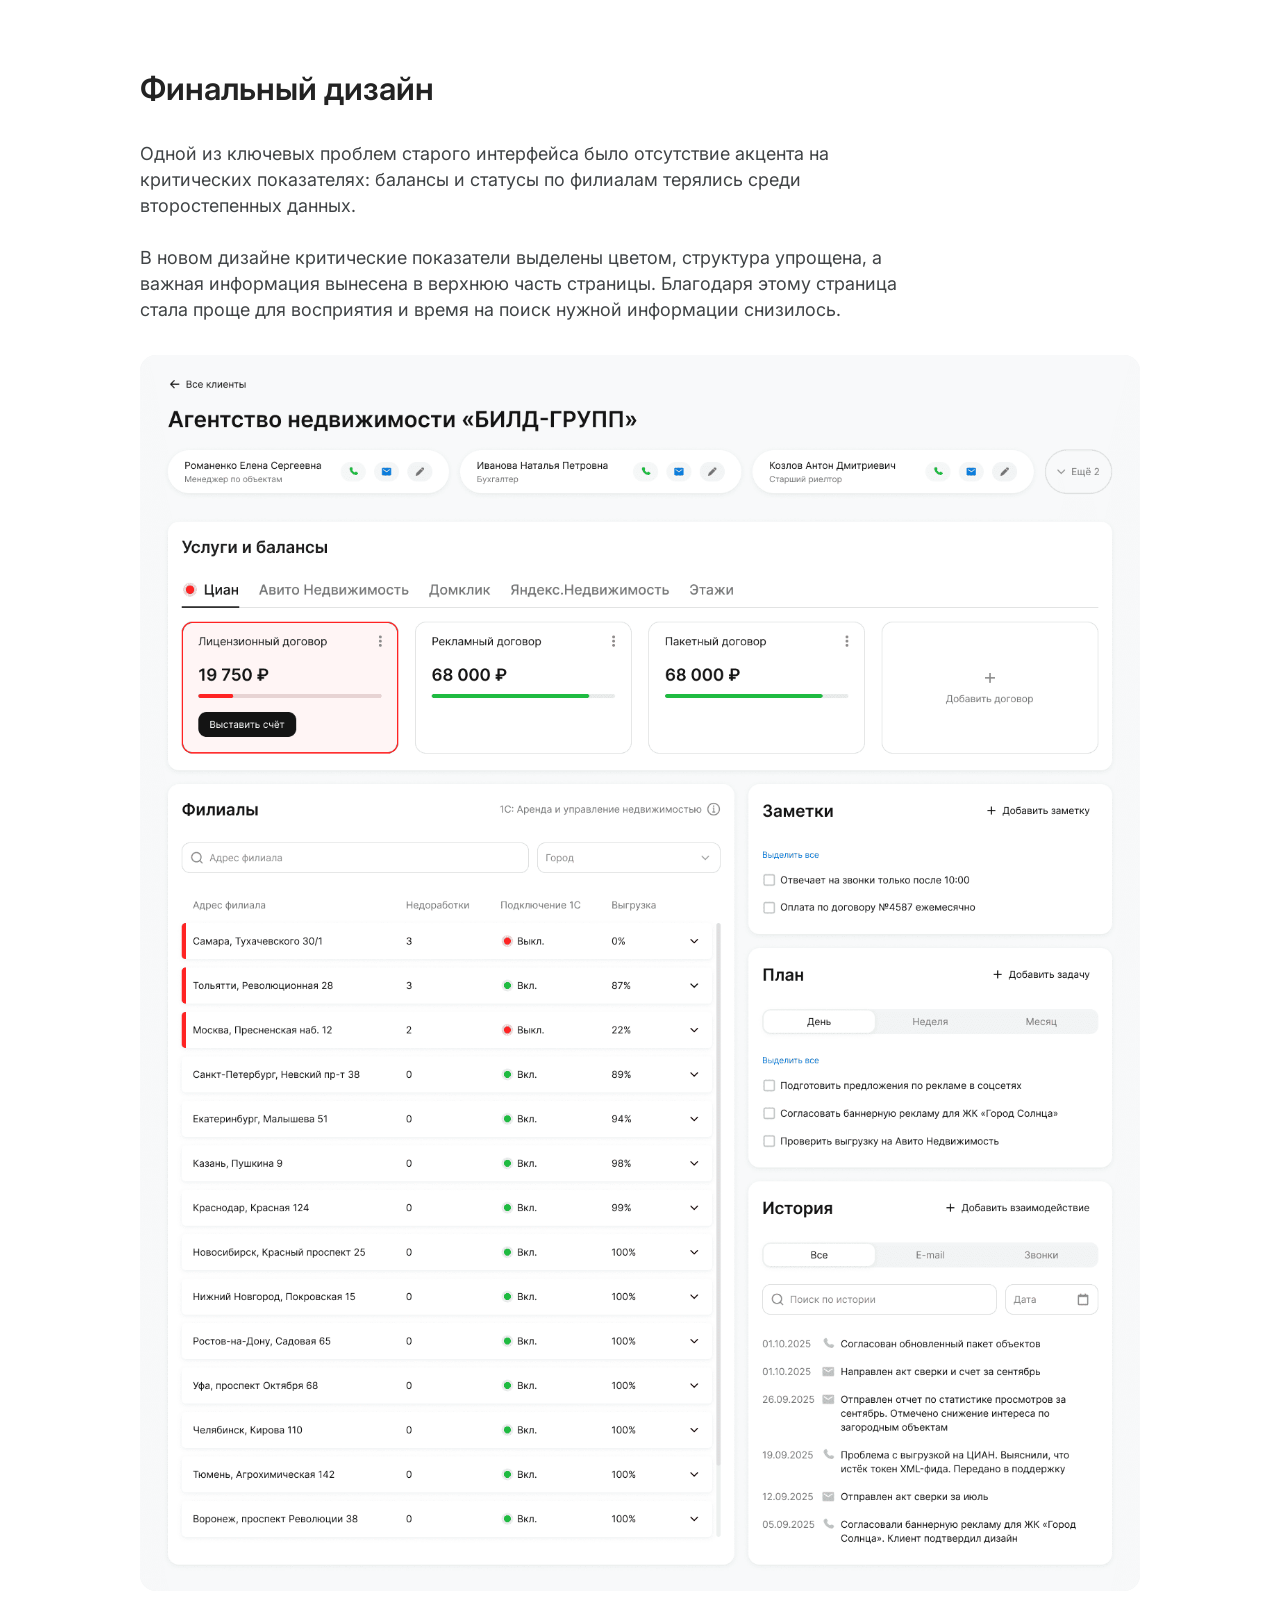
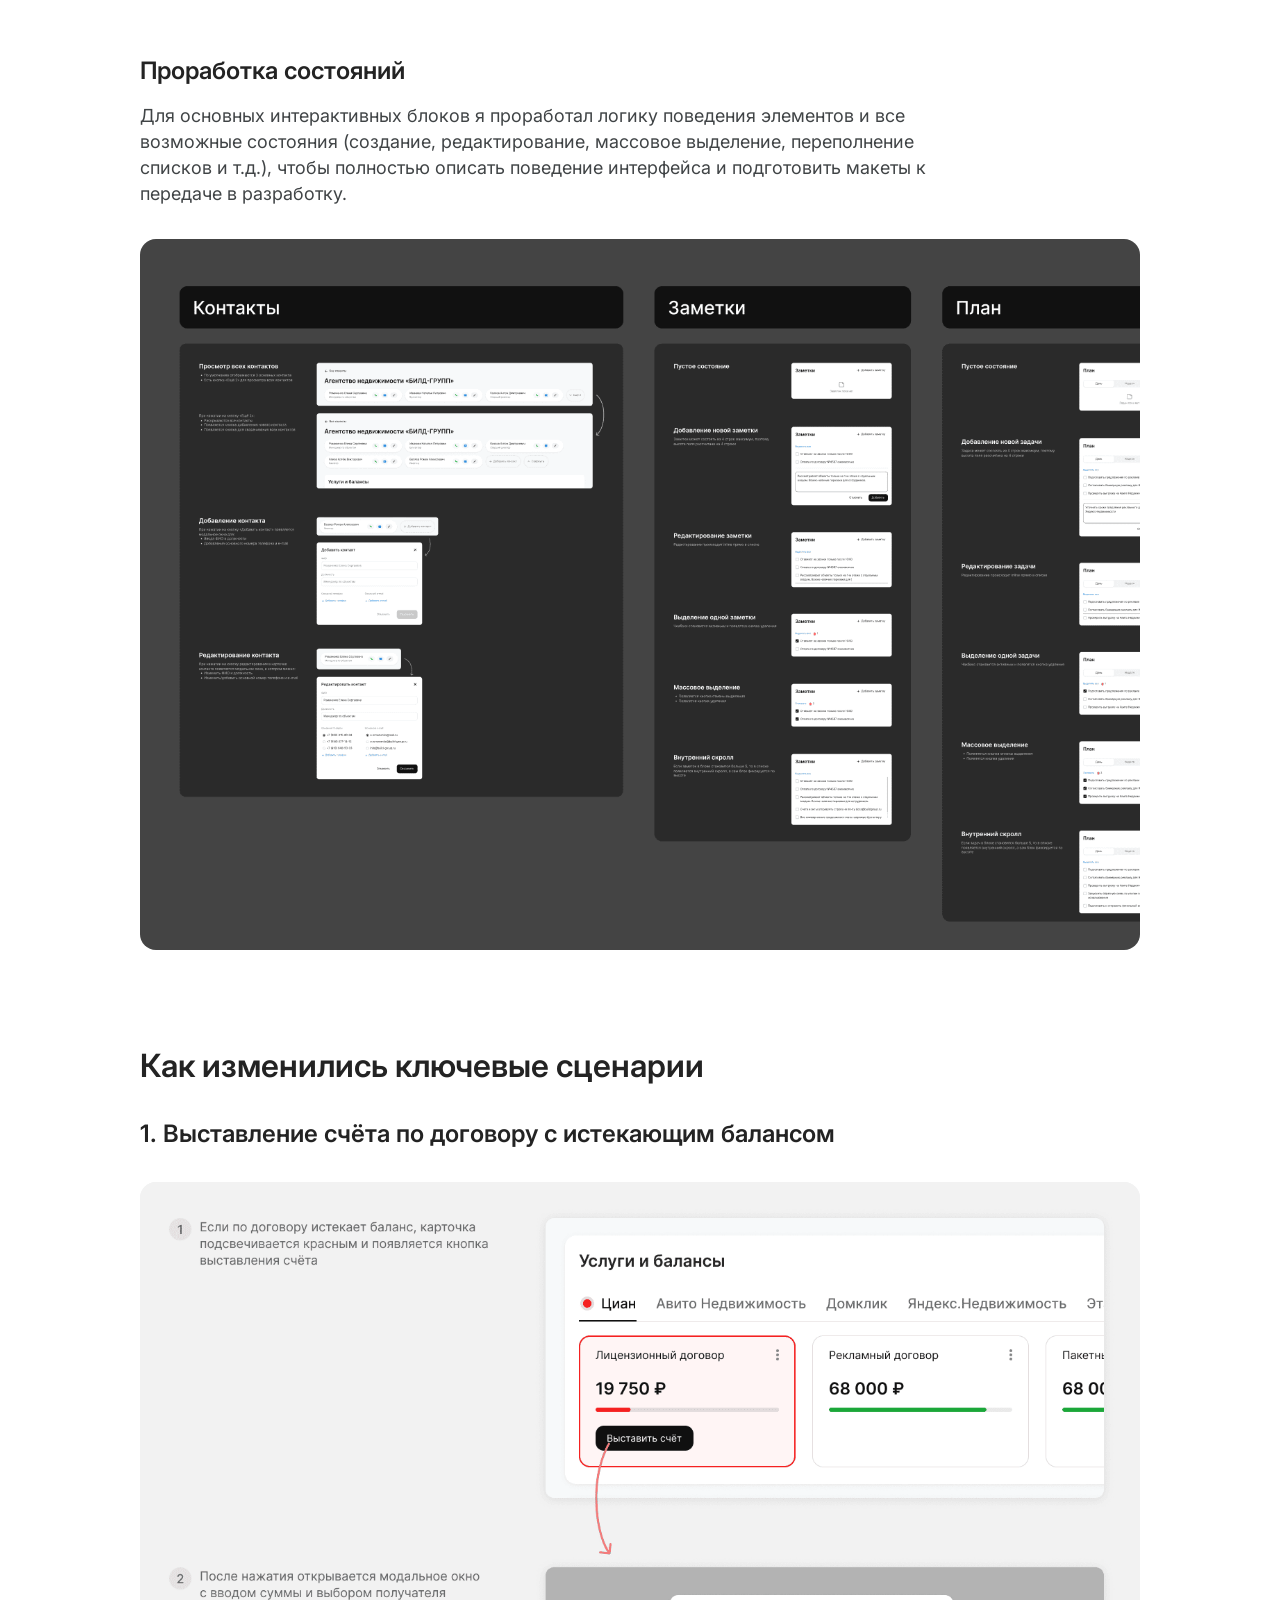
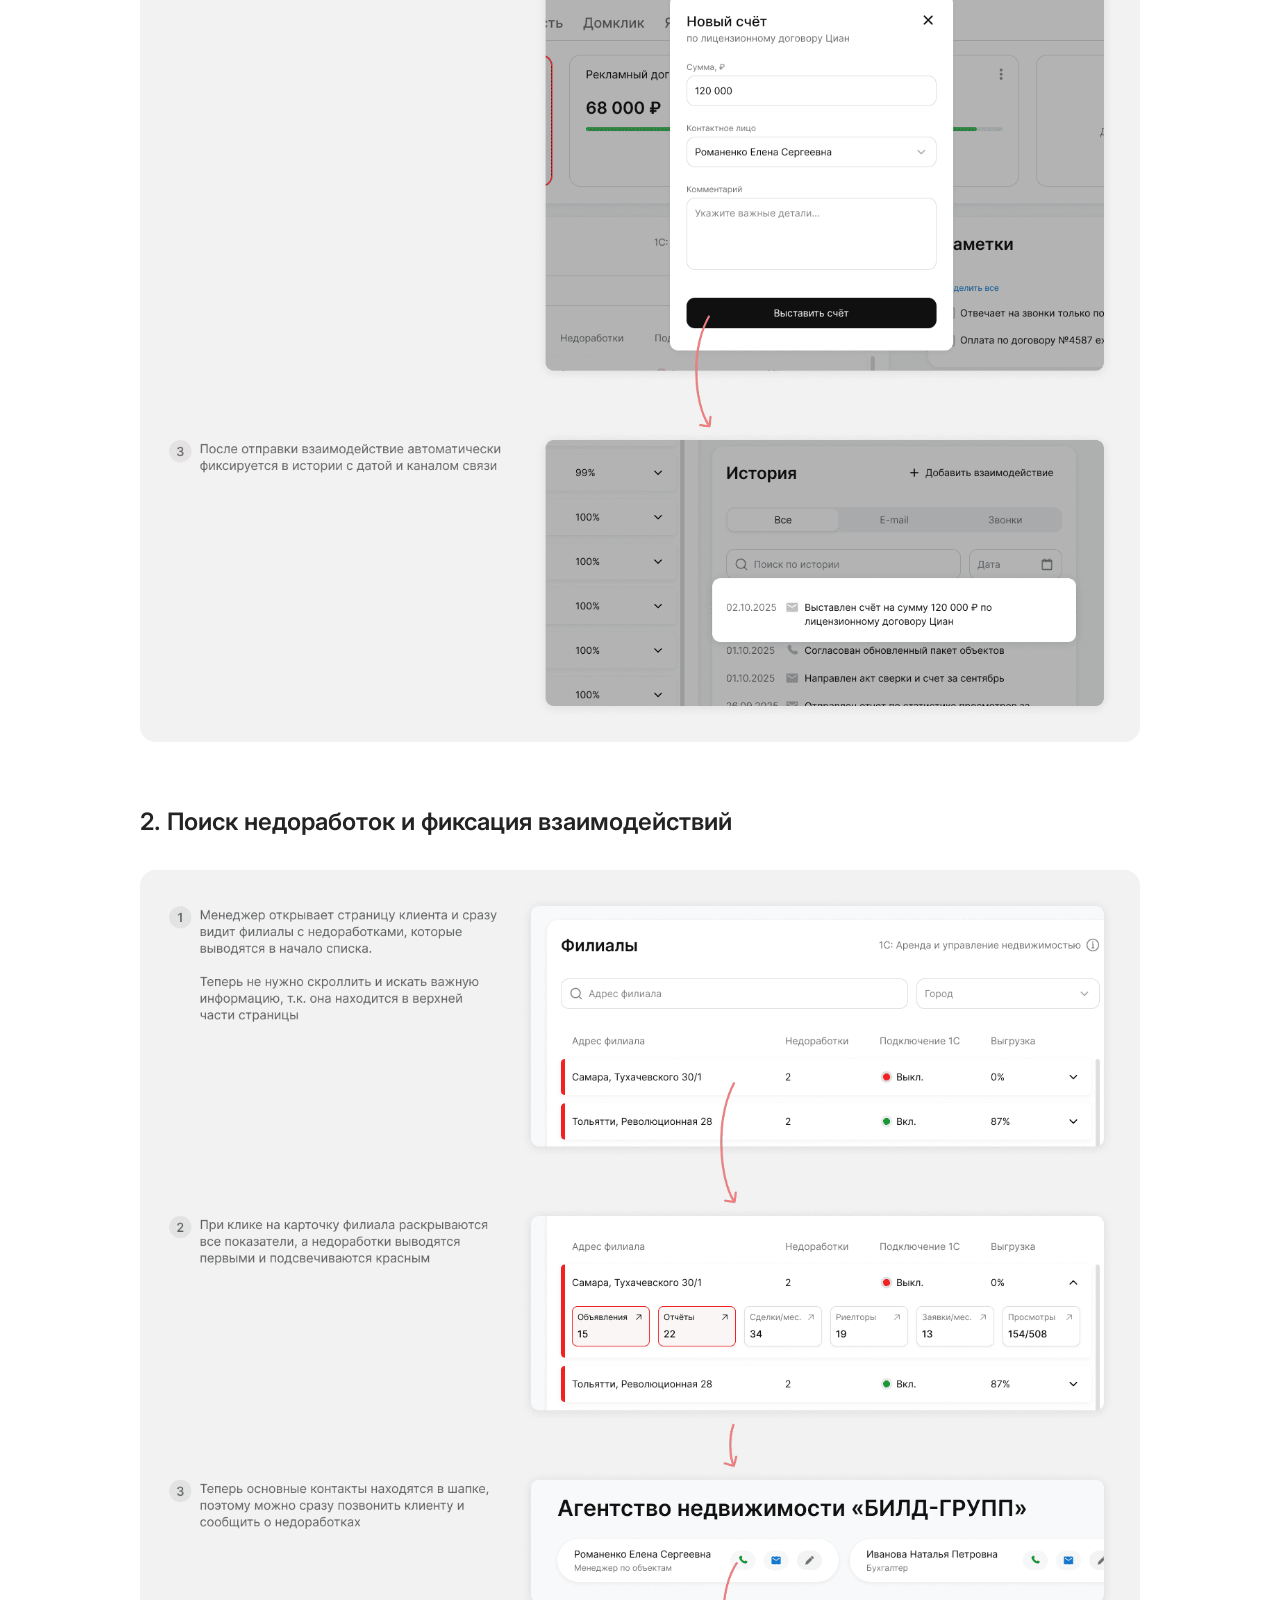
<file: case-crm.html>
<!DOCTYPE html>
<html lang="ru">
<head>
<meta charset="UTF-8">
<meta name="viewport" content="width=device-width, initial-scale=1.0">
<title>Как я упростил CRM для менеджеров (B2B) — Ваге Цатурян</title>
<link rel="preconnect" href="https://fonts.googleapis.com">
<link rel="preconnect" href="https://fonts.gstatic.com" crossorigin>
<link href="https://fonts.googleapis.com/css2?family=Inter:wght@400;500;600&display=swap" rel="stylesheet">
<style>
/* ===== Дизайн-токены (взяты из Figma) ===== */
:root {
  --color-black: #232323;
  --color-gray-700: #404446;
  --color-gray-200: #E1E1E1;
  --color-gray-100: #F2F4F5;
  --color-white: #FFFFFF;

  --font-main: 'Inter', -apple-system, BlinkMacSystemFont, sans-serif;

  --radius-l: 24px;
  --radius-m: 16px;
  --radius-pill: 40px;

  --content-width: 1000px;
  --text-width: 800px;
}

* { box-sizing: border-box; }

html { scroll-behavior: smooth; }

body {
  margin: 0;
  font-family: var(--font-main);
  color: var(--color-gray-700);
  background: var(--color-white);
  -webkit-font-smoothing: antialiased;
}

img { display: block; max-width: 100%; }

a { text-decoration: none; color: inherit; }

ul { margin: 0; padding: 0; }
li { margin-bottom: 8px; }
li:last-child { margin-bottom: 0; }

p { margin: 0; }

/* ===== Типографика ===== */
.h1 { font-size: 40px; line-height: 48px; font-weight: 600; color: var(--color-black); margin: 0; }
.h2 { font-size: 32px; line-height: 40px; font-weight: 600; color: var(--color-black); margin: 0; }
.h3 { font-size: 24px; line-height: 32px; font-weight: 600; color: var(--color-black); margin: 0; }
.text-l { font-size: 18px; line-height: 26px; font-weight: 400; }
.text-l-medium { font-size: 18px; line-height: 26px; font-weight: 500; color: var(--color-black); }
.text-m { font-size: 16px; line-height: 24px; font-weight: 400; }

/* ===== Иконка стрелки (инлайн, без картинок) ===== */
.icon-arrow {
  width: 24px;
  height: 24px;
  flex-shrink: 0;
}
.icon-arrow svg { display: block; width: 100%; height: 100%; }

/* ===== Плейсхолдер для ещё не загруженных картинок ===== */
.img-box {
  position: relative;
  width: 100%;
  border-radius: var(--radius-m);
  overflow: hidden;
  background: var(--color-gray-100);
}
.img-box img {
  width: 100%;
  height: 100%;
  object-fit: cover;
  display: block;
}
.img-placeholder {
  display: none;
  align-items: center;
  justify-content: center;
  text-align: center;
  padding: 24px;
  width: 100%;
  height: 100%;
  min-height: 160px;
  color: #9AA0A3;
  font-size: 14px;
  line-height: 20px;
  background:
    repeating-linear-gradient(45deg, #EDEFF0, #EDEFF0 10px, #F5F6F7 10px, #F5F6F7 20px);
}
.img-box.is-broken img { display: none; }
.img-box.is-broken .img-placeholder { display: flex; }

/* ===== Header controls: back button ===== */
.back-btn {
  position: fixed;
  top: 24px;
  left: 24px;
  z-index: 50;
  display: flex;
  align-items: center;
  justify-content: center;
  width: 56px;
  height: 56px;
  background: var(--color-white);
  border-radius: var(--radius-pill);
  box-shadow: 0px 2px 8px rgba(0,0,0,0.1);
  color: var(--color-black);
  transition: transform 0.2s ease;
}
.back-btn:hover { transform: scale(1.08); }
.back-btn:active { transform: scale(0.97); }

/* ===== Home link ===== */
.home-link {
  display: inline-flex;
  align-items: center;
  gap: 4px;
  color: var(--color-gray-700);
  transition: color 0.2s ease;
}
.home-link .text-l { font-size: 18px; line-height: 26px; }
.home-link:hover { color: var(--color-black); }

/* ===== Contact chips ===== */
.contacts {
  display: flex;
  flex-wrap: wrap;
  gap: 20px;
  align-items: center;
  justify-content: center;
}
.contact-chip {
  display: inline-flex;
  align-items: center;
  justify-content: center;
  padding: 12px 24px;
  border-radius: var(--radius-pill);
  background: var(--color-gray-100);
  color: var(--color-black);
  font-size: 18px;
  line-height: 26px;
  white-space: nowrap;
  transition: background-color 0.2s ease;
}
.contact-chip:hover { background: var(--color-gray-200); }

/* ===== Cover zoom-on-hover (использовано и на витрине, и в "других проектах") ===== */
.case-cover {
  position: relative;
  border-radius: var(--radius-l);
  overflow: hidden;
  display: block;
  background: var(--color-gray-100);
}
.case-cover img {
  width: 100%;
  height: 100%;
  object-fit: cover;
  transition: transform 0.4s cubic-bezier(0.2, 0.8, 0.2, 1);
}
.case-cover:hover img { transform: scale(1.05); }

/* ===================================================== */
/* ===================  ВИТРИНА  ======================== */
/* ===================================================== */

.portfolio-page {
  padding: 96px 24px 140px;
  display: flex;
  justify-content: center;
}
.portfolio-content {
  width: 100%;
  max-width: var(--text-width);
  display: flex;
  flex-direction: column;
  align-items: center;
  gap: 128px;
}

.hero-block {
  display: flex;
  flex-direction: column;
  align-items: center;
  gap: 52px;
  width: 100%;
}
.hero-content {
  display: flex;
  flex-direction: column;
  align-items: center;
  gap: 32px;
  width: 100%;
}
.photo-container {
  width: 264px;
  height: 264px;
  position: relative;
}
.photo-surface {
  position: absolute;
  left: 25px;
  top: 16px;
  width: 200px;
  height: 209px;
  background: var(--color-gray-100);
  border-radius: 32px;
  transform: rotate(-4deg);
}
.photo-frame {
  position: absolute;
  left: 43px;
  top: 30px;
  width: 200px;
  height: 209px;
  border-radius: 32px;
  transform: rotate(2deg);
  box-shadow: 0px 4px 20px rgba(0,0,0,0.25);
  background: var(--color-gray-100);
}
/* Обрезка картинки под скругление вынесена в отдельный вложенный слой,
   чтобы box-shadow родителя не задевался маской (иначе тень пропадает). */
.photo-frame-clip {
  width: 100%;
  height: 100%;
  border-radius: inherit;
  overflow: hidden;
  /* фикс бага Safari: overflow:hidden + border-radius + transform иногда
     обрезают скруглённые уголки неточно, особенно на маленьких размерах.
     Маска вместо overflow-clip решает проблему во всех браузерах. */
  -webkit-mask-image: -webkit-radial-gradient(circle, #fff 100%, #000 100%);
  mask-image: radial-gradient(circle, #fff 100%, #000 100%);
}
.photo-frame img { width: 100%; height: 100%; object-fit: cover; border-radius: inherit; display: block; }

.intro { display: flex; flex-direction: column; gap: 24px; text-align: center; width: 100%; }
.intro .h1 { }
.intro a { text-decoration: underline; }

.cases-list {
  display: flex;
  flex-direction: column;
  gap: 80px;
  width: 100%;
}
.case-item { display: flex; flex-direction: column; gap: 24px; width: 100%; }
.case-item .case-cover { aspect-ratio: 800 / 569; }
.case-item .case-desc { display: flex; flex-direction: column; gap: 8px; }
.case-item .case-desc .title { color: var(--color-black); font-size: 24px; line-height: 32px; font-weight: 600; }

.about-me { display: flex; flex-direction: column; gap: 32px; width: 100%; }
.about-me .skills { display: flex; flex-direction: column; gap: 16px; }
.about-me ul { list-style: disc; padding-left: 27px; }

/* ===================================================== */
/* ===================  СТРАНИЦА КЕЙСА  ================= */
/* ===================================================== */

.case-page {
  padding: 96px 24px 140px;
  display: flex;
  flex-direction: column;
  align-items: center;
  gap: 64px;
}
.case-content {
  width: 100%;
  max-width: var(--content-width);
  display: flex;
  flex-direction: column;
  gap: 96px;
}

.case-hero { display: flex; flex-direction: column; gap: 64px; width: 100%; }
.case-hero .case-cover { width: 100%; }

.case-section { display: flex; flex-direction: column; gap: 32px; width: 100%; }
.case-section .h2 { max-width: var(--text-width); }
.section-groups { display: flex; flex-direction: column; gap: 64px; width: 100%; }
.section-group { display: flex; flex-direction: column; gap: 32px; width: 100%; }
.section-group-text { display: flex; flex-direction: column; gap: 16px; max-width: var(--text-width); }
.section-group p.text-l,
.case-section > p.text-l,
.section-group-text .text-l,
.section-group ul.text-l { color: var(--color-gray-700); max-width: var(--text-width); }

.case-image { width: 100%; }
.case-image.is-full { }

/* Task / list-heavy sections that use a narrower column */
.task-groups { display: flex; flex-direction: column; gap: 32px; }
.task-group { display: flex; flex-direction: column; gap: 16px; max-width: var(--text-width); width: 100%; }

/* Other works block */
.other-works { display: flex; flex-direction: column; align-items: flex-start; gap: 32px; width: 100%; }
.other-works-grid { display: flex; gap: 40px; width: 100%; }
.other-work-card { display: flex; flex-direction: column; gap: 24px; flex: 1; }
.other-work-card .case-cover { aspect-ratio: 480 / 341; }
.other-work-card .desc { display: flex; flex-direction: column; gap: 8px; }

.case-page .home-link { margin-top: 0; }

hr.spacer { border: none; }

/* ===================================================== */
/* =======================  АДАПТИВ  ==================== */
/* ===================================================== */

/* ---------- ПЛАНШЕТ: 600–1023px (ориентир — фрейм 744px) ---------- */
@media (min-width: 600px) and (max-width: 1023px) {

  .case-page, .portfolio-page { padding-left: 40px; padding-right: 40px; padding-top: 84px; padding-bottom: 112px; }

  .h1 { font-size: 34px; line-height: 42px; }
  .h2 { font-size: 27px; line-height: 34px; }
  .h3 { font-size: 21px; line-height: 28px; }
  .text-l, .section-group p.text-l, .case-section > p.text-l, .section-group-text .text-l, .section-group ul.text-l { font-size: 16px; line-height: 24px; }
  .text-l-medium { font-size: 16px; line-height: 24px; }
  .text-m { font-size: 14px; line-height: 22px; }

  .portfolio-content { gap: 100px; }
  .hero-block { gap: 40px; }
  .hero-content { gap: 28px; }
  .cases-list { gap: 64px; }
  .case-item { gap: 20px; }
  .about-me { gap: 28px; }
  .about-me .skills { gap: 14px; }

  .photo-container { width: 224px; height: 224px; }
  .photo-surface { left: 21px; top: 14px; width: 170px; height: 178px; border-radius: 22px; }
  .photo-frame { left: 37px; top: 26px; width: 170px; height: 178px; border-radius: 22px; }

  .contacts { gap: 14px; }
  .contact-chip { padding: 10px 20px; font-size: 16px; line-height: 24px; }

  .case-content { gap: 72px; }
  .case-hero { gap: 48px; }
  .case-section { gap: 28px; }
  .section-groups { gap: 48px; }
  .section-group { gap: 28px; }
  .section-group-text { gap: 14px; }
  .task-groups { gap: 28px; }
  .task-group { gap: 14px; }
  .other-works { gap: 28px; }
  .other-works-grid { gap: 28px; }
  .other-work-card { gap: 20px; }
  .other-work-card .desc { gap: 6px; }

  .back-btn { width: 52px; height: 52px; top: 20px; left: 20px; }
  .home-link { gap: 4px; }
}

/* ---------- МОБИЛКА: ≤599px (ориентир — фрейм 390px) ---------- */
@media (max-width: 599px) {

  .case-page, .portfolio-page { padding-left: 20px; padding-right: 20px; padding-top: 76px; padding-bottom: 88px; }

  .h1 { font-size: 26px; line-height: 32px; }
  .h2 { font-size: 21px; line-height: 27px; }
  .h3 { font-size: 17px; line-height: 23px; }
  .text-l, .section-group p.text-l, .case-section > p.text-l, .section-group-text .text-l, .section-group ul.text-l { font-size: 14px; line-height: 20px; }
  .text-l-medium { font-size: 15px; line-height: 21px; }
  .text-m { font-size: 13px; line-height: 18px; }

  .portfolio-content { gap: 64px; }
  .hero-block { gap: 24px; }
  .hero-content { gap: 18px; }
  .intro { gap: 14px; }
  .cases-list { gap: 40px; }
  .case-item { gap: 12px; }
  .case-item .case-desc { gap: 6px; }
  .about-me { gap: 18px; }
  .about-me .skills { gap: 10px; }
  ul li { margin-bottom: 6px; }

  .photo-container { width: 160px; height: 160px; }
  .photo-surface { left: 15px; top: 10px; width: 122px; height: 127px; border-radius: 16px; }
  .photo-frame { left: 26px; top: 18px; width: 122px; height: 127px; border-radius: 16px; }

  .contacts { gap: 10px; row-gap: 10px; }
  .contact-chip { padding: 8px 16px; font-size: 14px; line-height: 20px; }

  .case-content { gap: 48px; }
  .case-hero { gap: 32px; }
  .case-section { gap: 20px; }
  .section-groups { gap: 32px; }
  .section-group { gap: 20px; }
  .section-group-text { gap: 10px; }
  .task-groups { gap: 20px; }
  .task-group { gap: 10px; }
  .other-works { gap: 20px; }
  .other-works-grid { flex-direction: column; gap: 32px; }
  .other-work-card { gap: 14px; }
  .other-work-card .desc { gap: 4px; }

  .back-btn { width: 48px; height: 48px; top: 20px; left: 20px; }
  .icon-arrow { width: 20px; height: 20px; }
  .home-link { gap: 4px; }
  .home-link .text-l { font-size: 14px; line-height: 20px; }
}

</style>
<!-- Yandex.Metrika counter -->
<script type="text/javascript">
    (function(m,e,t,r,i,k,a){
        m[i]=m[i]||function(){(m[i].a=m[i].a||[]).push(arguments)};
        m[i].l=1*new Date();
        for (var j = 0; j < document.scripts.length; j++) {if (document.scripts[j].src === r) { return; }}
        k=e.createElement(t),a=e.getElementsByTagName(t)[0],k.async=1,k.src=r,a.parentNode.insertBefore(k,a)
    })(window, document,'script','https://mc.yandex.ru/metrika/tag.js?id=112100599', 'ym');
    ym(112100599, 'init', {ssr:true, webvisor:true, clickmap:true, ecommerce:"dataLayer", referrer: document.referrer, url: location.href, accurateTrackBounce:true, trackLinks:true});
</script>
<noscript><div><img src="https://mc.yandex.ru/watch/112100599" style="position:absolute; left:-9999px;" alt="" /></div></noscript>
<!-- /Yandex.Metrika counter -->
</head>
<body data-page="case">

<a class="back-btn" href="index.html" onclick="sessionStorage.setItem('restoreScroll','1')" aria-label="Назад на витрину">
  <span class="icon-arrow"><svg viewBox="0 0 24 24" fill="none"><path d="M19 12H5M5 12L12 19M5 12L12 5" stroke="currentColor" stroke-width="2" stroke-linecap="round" stroke-linejoin="round"/></svg></span>
</a>

<main class="case-page">
  <div class="case-content">

    <!-- HERO -->
    <section class="case-hero">
      <p class="h1">Как я упростил CRM для менеджеров (B2B)</p>
      <div class="case-cover img-box case-image" style="aspect-ratio:1000/669;">
        <img src="images/crm/hero.png" alt="Обложка кейса CRM" loading="lazy">
        <div class="img-placeholder">Фрейм «обложка» (hero) →<br>images/crm/hero.png</div>
      </div>
    </section>

    <!-- CONTEXT -->
    <section class="case-section">
      <p class="h2">Контекст</p>
      <div class="text-l" style="max-width:800px;">
        <p>Этот кейс основан на реальной задаче, над которой я работал в Медрокет. В рамках проекта я занимался редизайном страницы клиента — одного из ключевых экранов CRM-системы, которую компания использует для работы с медицинскими организациями. Менеджеры ежедневно используют эту страницу для сопровождения клиентов и мониторинга показателей.</p>
        <br>
        <p>Из-за ограничений NDA я не могу показывать оригинальный интерфейс системы, поэтому адаптировал кейс под сферу недвижимости. Все данные и контент я заменил на вымышленные, сохранив структуру страницы, логику работы и сценарии.</p>
      </div>
    </section>

    <!-- RESEARCH -->
    <section class="case-section">
      <p class="h2">Исследование</p>
      <div class="section-groups">

        <div class="section-group">
          <div class="section-group-text">
            <p class="h3">UX-аудит текущего решения</p>
            <p class="text-l">Чтобы понять, какие проблемы могут возникнуть при работе со страницей клиента в CRM, я провёл аудит текущего интерфейса.</p>
          </div>
          <div class="img-box case-image" style="aspect-ratio:1000/1792;">
            <img src="images/crm/audit.png" alt="Текущее решение — UX-аудит" loading="lazy">
            <div class="img-placeholder">Фрейм «Текущее решение» (research → section1) →<br>images/crm/audit.png</div>
          </div>
          <div class="text-l" style="max-width:800px;">
            <p>В результате я выделил четыре основные группы болей:</p>
            <ul style="list-style:disc;padding-left:27px;margin-top:8px;">
              <li>Отсутствие акцента на критических показателях</li>
              <li>Отсутствие автоматизации рутинных действий</li>
              <li>Перегруженность интерфейса</li>
              <li>Неполные пользовательские сценарии. Некоторые действия невозможно выполнить в рамках CRM, из-за чего менеджерам приходится переходить во внешние инструменты</li>
            </ul>
          </div>
        </div>

        <div class="section-group">
          <div class="section-group-text">
            <p class="h3">Анализ ключевых сценариев</p>
            <p class="text-l">Я визуализировал ключевые сценарии в виде схем и отметил шаги, на которых возникают проблемы у пользователя.</p>
          </div>
          <div class="img-box case-image" style="aspect-ratio:1000/977;">
            <img src="images/crm/userflow1.png" alt="Userflow 1" loading="lazy">
            <div class="img-placeholder">Фрейм «userflow1» →<br>images/crm/userflow1.png</div>
          </div>
          <div class="img-box case-image" style="aspect-ratio:1000/871;">
            <img src="images/crm/userflow2.png" alt="Userflow 2" loading="lazy">
            <div class="img-placeholder">Фрейм «userflow2» →<br>images/crm/userflow2.png</div>
          </div>
        </div>

        <div class="section-group">
          <div class="section-group-text">
            <p class="h3">Определение проблемы</p>
            <p class="text-l">Перегруженность интерфейса и отсутствие визуальной иерархии мешают менеджерам быстро находить ключевую информацию, фокусироваться на приоритетных задачах и оперативно фиксировать взаимодействия с клиентом.</p>
          </div>
        </div>

      </div>
    </section>

    <!-- TASK -->
    <section class="case-section">
      <p class="h2">Понимание задачи</p>
      <div class="task-groups">
        <div class="task-group">
          <p class="h3">Задача</p>
          <p class="text-l">Оптимизировать страницу клиента в CRM, чтобы повысить эффективность менеджеров при работе с клиентом.</p>
        </div>
        <div class="task-group">
          <p class="h3">Целевая аудитория:</p>
          <p class="text-l">Менеджеры по продажам, ежедневно работающие с клиентской базой в CRM и отвечающие за удержание и развитие клиентов.</p>
        </div>
        <div class="task-group">
          <p class="h3">Ценность для пользователя</p>
          <ul class="text-l" style="list-style:disc;padding-left:27px;">
            <li>Ускорение поиска ключевой информации</li>
            <li>Быстрая фиксация взаимодействий</li>
            <li>Автоматизация плановых задач</li>
          </ul>
        </div>
        <div class="task-group">
          <p class="h3">Ценность для бизнеса</p>
          <ul class="text-l" style="list-style:disc;padding-left:27px;">
            <li>Повышение продуктивности менеджеров</li>
            <li>Улучшение проработки клиентов</li>
            <li>Больше подключённых услуг</li>
          </ul>
        </div>
        <div class="task-group">
          <p class="h3">Критерии успеха</p>
          <ul class="text-l" style="list-style:disc;padding-left:27px;">
            <li>Сокращение среднего времени проработки клиента в CRM</li>
            <li>Рост количества клиентов, обработанных одним менеджером за период</li>
            <li>Снижение доли клиентов с критическими показателями/недоработками</li>
          </ul>
        </div>
      </div>
    </section>

    <!-- HYPOTHESES -->
    <section class="case-section">
      <p class="h2">Гипотезы решений</p>
      <div class="section-groups">

        <div class="section-group">
          <p class="text-l" style="max-width:800px;">Для каждой боли, выявленной в ходе анализа, я сформулировал гипотезы решений, направленные на снижение когнитивной нагрузки и ускорение работы с клиентом.</p>
          <div class="img-box case-image" style="aspect-ratio:1000/638;">
            <img src="images/crm/hypotheses-table.png" alt="Таблица гипотез" loading="lazy">
            <div class="img-placeholder">Фрейм «Таблица гипотез» →<br>images/crm/hypotheses-table.png</div>
          </div>
        </div>

        <div class="section-group">
          <div class="section-group-text">
            <p class="h3">Гипотеза 1. Проверка баланса по договору</p>
            <p class="text-l">Если сгруппировать информацию по каждому договору и визуально подсвечивать критические показатели, то менеджер быстрее определит проблемные счета.</p>
          </div>
          <div class="img-box case-image" style="aspect-ratio:1000/449;">
            <img src="images/crm/hypothesis-1.png" alt="Гипотеза 1" loading="lazy">
            <div class="img-placeholder">Фрейм «гипотеза1» →<br>images/crm/hypothesis-1.png</div>
          </div>
        </div>

        <div class="section-group">
          <div class="section-group-text">
            <p class="h3">Гипотеза 2. Выставление счёта</p>
            <p class="text-l">Если добавить возможность сразу выставить счёт из карточки договора, то скорость работы менеджера увеличится, т.к. ему не придётся переходить в почту.</p>
          </div>
          <div class="img-box case-image" style="aspect-ratio:1000/515;">
            <img src="images/crm/hypothesis-2.png" alt="Гипотеза 2" loading="lazy">
            <div class="img-placeholder">Фрейм «гипотеза2» →<br>images/crm/hypothesis-2.png</div>
          </div>
        </div>

        <div class="section-group">
          <div class="section-group-text">
            <p class="h3">Гипотеза 3. Проверка показателей филиала</p>
            <p class="text-l">Если совместить «Филиалы» и «Интеграцию» в один блок, а недоработки визуально выделять, то сократится время поиска недоработок, т.к. менеджер будет быстро понимать где проблема.</p>
          </div>
          <div class="img-box case-image" style="aspect-ratio:1000/515;">
            <img src="images/crm/hypothesis-3.png" alt="Гипотеза 3" loading="lazy">
            <div class="img-placeholder">Фрейм «гипотеза3» →<br>images/crm/hypothesis-3.png</div>
          </div>
        </div>

        <div class="section-group">
          <div class="section-group-text">
            <p class="h3">Гипотеза 4. Связь с клиентом</p>
            <p class="text-l">Если связь с клиентом будет происходить в рамках CRM, то время обработки клиента значительно сократится, т.к. менеджер не будет терять контекст текущего сценария.</p>
          </div>
          <div class="img-box case-image" style="aspect-ratio:1000/469;">
            <img src="images/crm/hypothesis-4.png" alt="Гипотеза 4" loading="lazy">
            <div class="img-placeholder">Фрейм «гипотеза4» →<br>images/crm/hypothesis-4.png</div>
          </div>
        </div>

        <div class="section-group">
          <div class="section-group-text">
            <p class="h3">Гипотеза 5. Фиксация взаимодействий с клиентом</p>
            <p class="text-l">Если в качестве результата взаимодействия можно будет выбирать задачи из плана, то скорость работы менеджера увеличится, т.к. не придётся тратить время на рутину и ручной ввод.</p>
          </div>
          <div class="img-box case-image" style="aspect-ratio:1000/524;">
            <img src="images/crm/hypothesis-5.png" alt="Гипотеза 5" loading="lazy">
            <div class="img-placeholder">Фрейм «гипотеза5» →<br>images/crm/hypothesis-5.png</div>
          </div>
        </div>

      </div>
    </section>

    <!-- FINAL DESIGN -->
    <section class="case-section">
      <p class="h2">Финальный дизайн</p>
      <div class="section-groups">
        <div class="section-group">
          <div class="text-l" style="max-width:800px;">
            <p>Одной из ключевых проблем старого интерфейса было отсутствие акцента на критических показателях: балансы и статусы по филиалам терялись среди второстепенных данных.</p>
            <br>
            <p>В новом дизайне критические показатели выделены цветом, структура упрощена, а важная информация вынесена в верхнюю часть страницы. Благодаря этому страница стала проще для восприятия и время на поиск нужной информации снизилось.</p>
          </div>
          <div class="img-box case-image" style="aspect-ratio:1000/1236;">
            <img src="images/crm/final-design.png" alt="Финальный макет" loading="lazy">
            <div class="img-placeholder">Фрейм «Финальный макет» →<br>images/crm/final-design.png</div>
          </div>
        </div>
        <div class="section-group">
          <div class="section-group-text">
            <p class="h3">Проработка состояний</p>
            <p class="text-l">Для основных интерактивных блоков я проработал логику поведения элементов и все возможные состояния (создание, редактирование, массовое выделение, переполнение списков и т.д.), чтобы полностью описать поведение интерфейса и подготовить макеты к передаче в разработку.</p>
          </div>
          <div class="img-box case-image" style="aspect-ratio:1000/711;">
            <img src="images/crm/states.png" alt="Состояния" loading="lazy">
            <div class="img-placeholder">Фрейм «Состояния» →<br>images/crm/states.png</div>
          </div>
        </div>
      </div>
    </section>

    <!-- CHANGES -->
    <section class="case-section">
      <p class="h2">Как изменились ключевые сценарии</p>
      <div class="section-groups">
        <div class="section-group">
          <p class="h3" style="max-width:800px;">1. Выставление счёта по договору с истекающим балансом</p>
          <div class="img-box case-image" style="aspect-ratio:1000/1160;">
            <img src="images/crm/scenario1.png" alt="Сценарий 1" loading="lazy">
            <div class="img-placeholder">Фрейм «сценарий1» →<br>images/crm/scenario1.png</div>
          </div>
        </div>
        <div class="section-group">
          <p class="h3" style="max-width:800px;">2. Поиск недоработок и фиксация взаимодействий</p>
          <div class="img-box case-image" style="aspect-ratio:1000/1846;">
            <img src="images/crm/scenario2.png" alt="Сценарий 2" loading="lazy">
            <div class="img-placeholder">Фрейм «сценарий2» →<br>images/crm/scenario2.png</div>
          </div>
        </div>
      </div>
    </section>

    <!-- RESULTS -->
    <section class="case-section">
      <p class="h2">Итоги работы</p>
      <div class="task-groups">
        <div class="task-group">
          <p class="h3">✅ Что удалось реализовать</p>
          <ul class="text-l" style="list-style:disc;padding-left:27px;">
            <li>Информация стала более структурированной и сгруппирована в отдельные смысловые блоки, что упрощает сканирование страницы</li>
            <li>Ключевые показатели визуально выделены, что позволяет быстрее находить проблемные зоны и устранять недоработки</li>
            <li>Сценарий выставления счёта по договору теперь происходит в рамках интерфейса CRM и состоит из 2–3 шагов вместо 7</li>
          </ul>
        </div>
        <div class="task-group">
          <p class="h3">🔍 Как проверял</p>
          <p class="text-l">Для финальной проверки решений я провёл сравнительный тест исходной и обновлённой версии страницы, где участникам теста предлагалось выполнить основные задачи менеджера. В результате участники быстрее находили информацию благодаря визуальной иерархии и акцентам на критических показателях.</p>
        </div>
        <div class="task-group">
          <p class="h3">📈 Ожидаемый эффект</p>
          <ul class="text-l" style="list-style:disc;padding-left:27px;">
            <li>Сокращение среднего времени проработки клиента в CRM</li>
            <li>Рост количества клиентов, обработанных одним менеджером за период</li>
            <li>Снижение доли клиентов с критическими показателями/недоработками</li>
          </ul>
        </div>
      </div>
    </section>

    <!-- OTHER WORKS -->
    <section class="other-works">
      <p class="h2">Другие проекты</p>
      <div class="other-works-grid">
        <a class="other-work-card" href="case-prodoctorov.html">
          <div class="case-cover img-box">
            <img src="images/cover-prodoctorov.png" alt="Обложка кейса ПроДокторов" loading="lazy">
            <div class="img-placeholder">Та же обложка, что на витрине →<br>images/cover-prodoctorov.png</div>
          </div>
          <div class="desc">
            <p class="text-l-medium">Как я сократил сценарий записи к врачу в 2 раза</p>
            <p class="text-m">Новое решение позволяет выбрать врача и записаться прямо с карты, сократив путь пользователя с 11 до 6 шагов, а среднее время прохождения сценария — с 1:59 до 29 секунд.</p>
          </div>
        </a>
        <a class="other-work-card" href="case-tbank.html">
          <div class="case-cover img-box">
            <img src="images/cover-tbank.png" alt="Обложка кейса Т-банк" loading="lazy">
            <div class="img-placeholder">Та же обложка, что на витрине →<br>images/cover-tbank.png</div>
          </div>
          <div class="desc">
            <p class="text-l-medium">Организация совместных поездок в Т-банке</p>
            <p class="text-m">С помощью Claude спроектировал и протестировал функционал совместных поездок, который объединяет планирование, сбор средств и контроль общих расходов внутри приложения на протяжении всей поездки. В сценарий также интегрированы существующие возможности и сервисы экосистемы Т-Банка.</p>
          </div>
        </a>
      </div>
    </section>

    <a class="home-link" href="index.html" onclick="sessionStorage.removeItem('restoreScroll')">
      <span class="icon-arrow"><svg viewBox="0 0 24 24" fill="none"><path d="M19 12H5M5 12L12 19M5 12L12 5" stroke="currentColor" stroke-width="2" stroke-linecap="round" stroke-linejoin="round"/></svg></span>
      <span class="text-l">На главную</span>
    </a>

  </div>
</main>

<script>
// Отключаем автоматическое восстановление скролла браузером —
// мы управляем этим сами (кнопка "назад" возвращает в то же место витрины).
if ('scrollRestoration' in history) {
  history.scrollRestoration = 'manual';
}

// ===== Витрина: запоминаем позицию скролла =====
const isIndexPage = document.body.dataset.page === 'index';

if (isIndexPage) {
  let saveTimer = null;
  window.addEventListener('scroll', () => {
    clearTimeout(saveTimer);
    saveTimer = setTimeout(() => {
      sessionStorage.setItem('indexScrollY', String(window.scrollY));
    }, 80);
  });

  document.addEventListener('DOMContentLoaded', () => {
    const shouldRestore = sessionStorage.getItem('restoreScroll') === '1';
    if (shouldRestore) {
      const y = parseInt(sessionStorage.getItem('indexScrollY') || '0', 10);
      // ждём отрисовки макета перед скроллом
      requestAnimationFrame(() => {
        window.scrollTo(0, y);
      });
      sessionStorage.removeItem('restoreScroll');
    } else {
      window.scrollTo(0, 0);
    }
  });
}

// ===== Плейсхолдеры для картинок + повторные попытки на медленном интернете =====
// Если картинка не загрузилась (например, мобильный интернет оборвал запрос),
// пробуем ещё раз с растущей паузой перед тем, как показать плейсхолдер.
const MAX_IMG_RETRIES = 3;
const IMG_RETRY_DELAY = 1000; // мс

document.addEventListener(
  'error',
  (event) => {
    const target = event.target;
    if (!target || target.tagName !== 'IMG' || !target.closest('.img-box')) return;

    const attempts = parseInt(target.dataset.retryCount || '0', 10);
    if (attempts < MAX_IMG_RETRIES) {
      target.dataset.retryCount = String(attempts + 1);
      const baseSrc = target.dataset.baseSrc || target.getAttribute('src').split('?')[0];
      target.dataset.baseSrc = baseSrc;
      setTimeout(() => {
        target.src = baseSrc + '?retry=' + (attempts + 1) + '&t=' + Date.now();
      }, IMG_RETRY_DELAY * (attempts + 1));
    } else {
      target.closest('.img-box').classList.add('is-broken');
    }
  },
  true
);

</script>
</body>
</html>
</file>
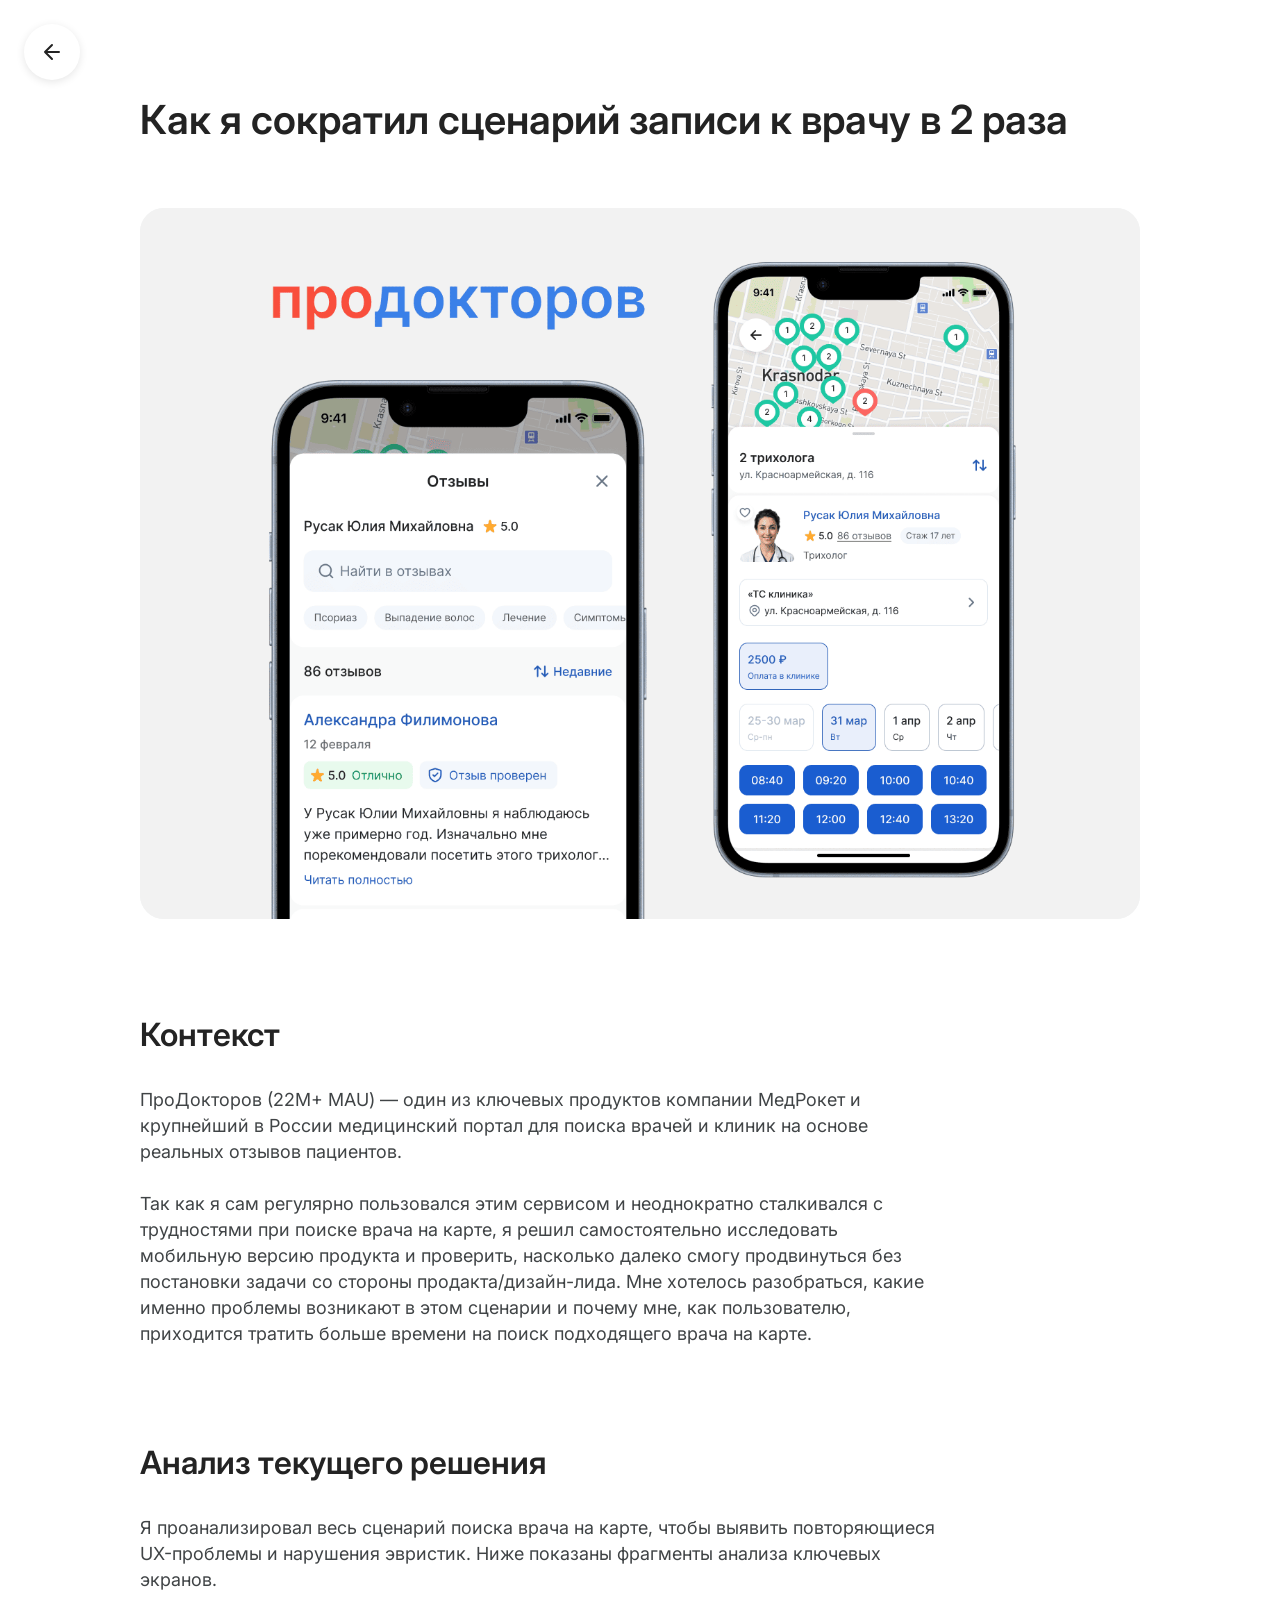
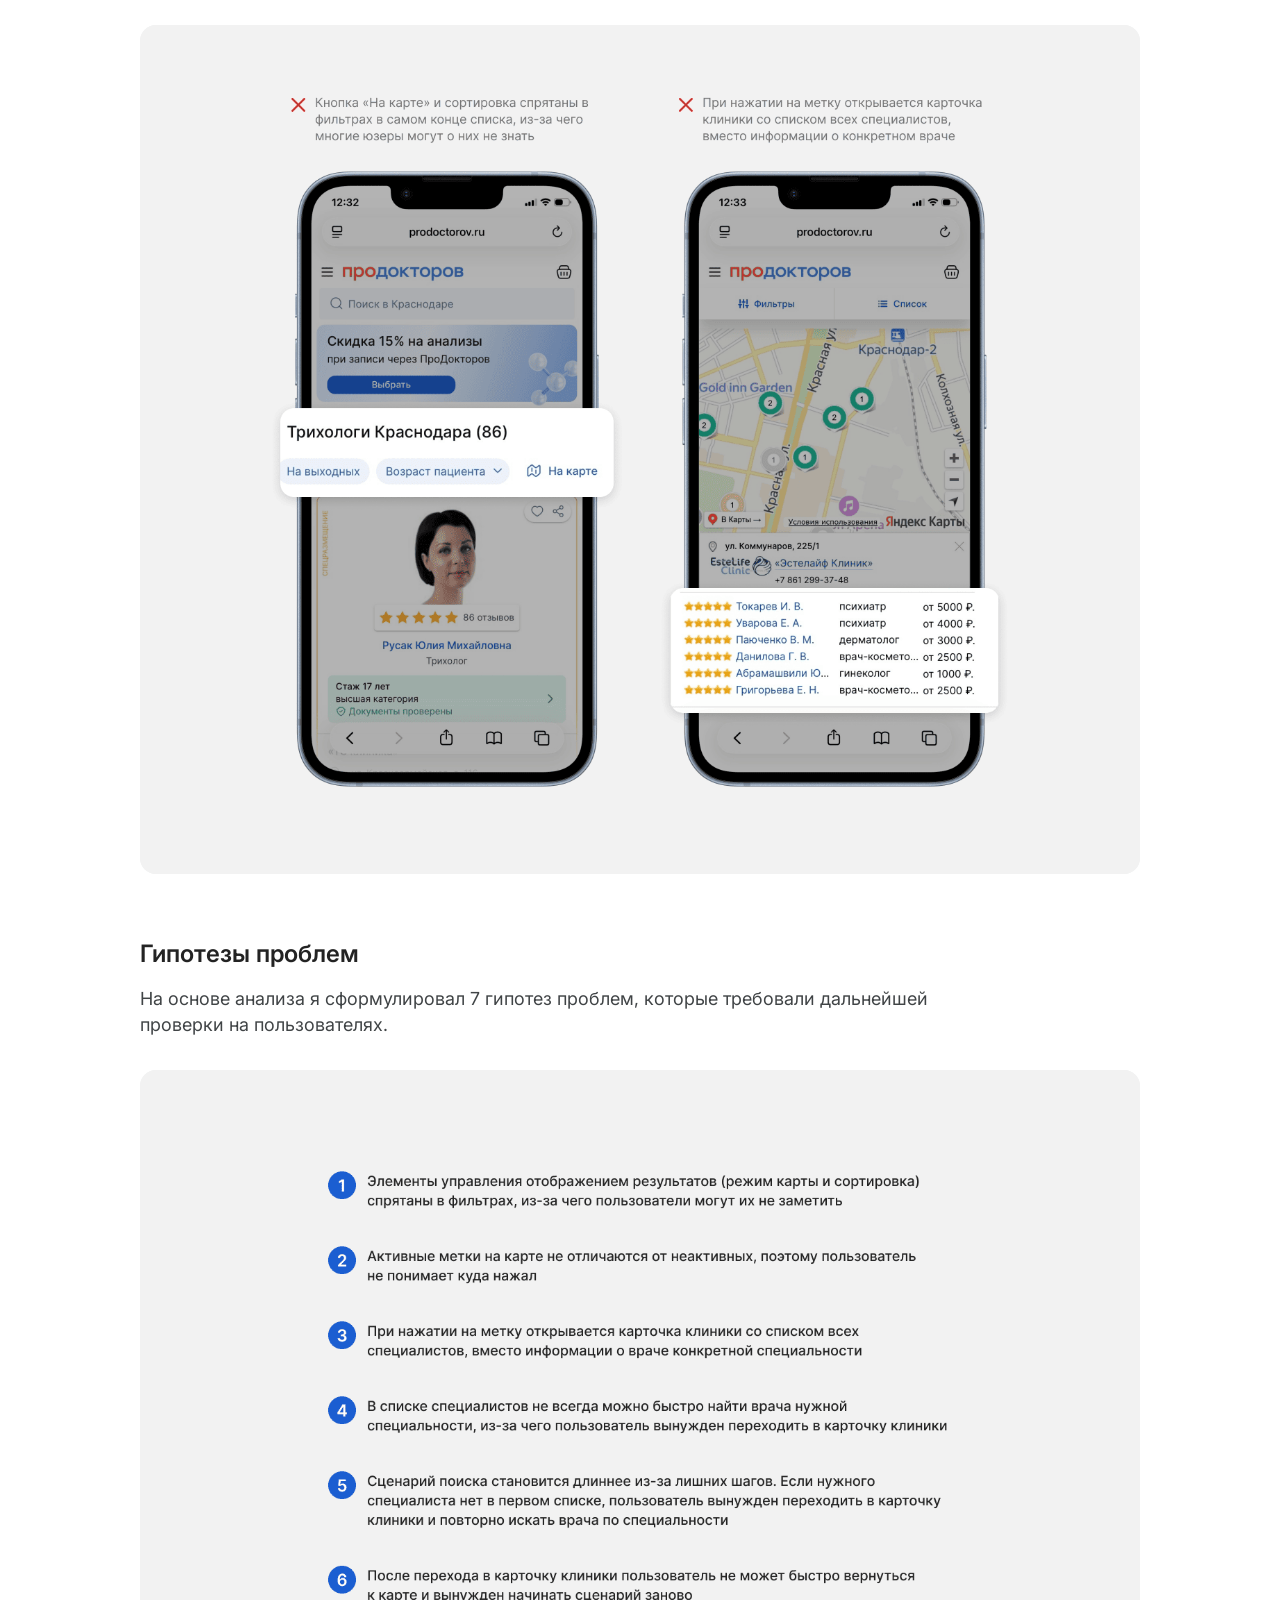
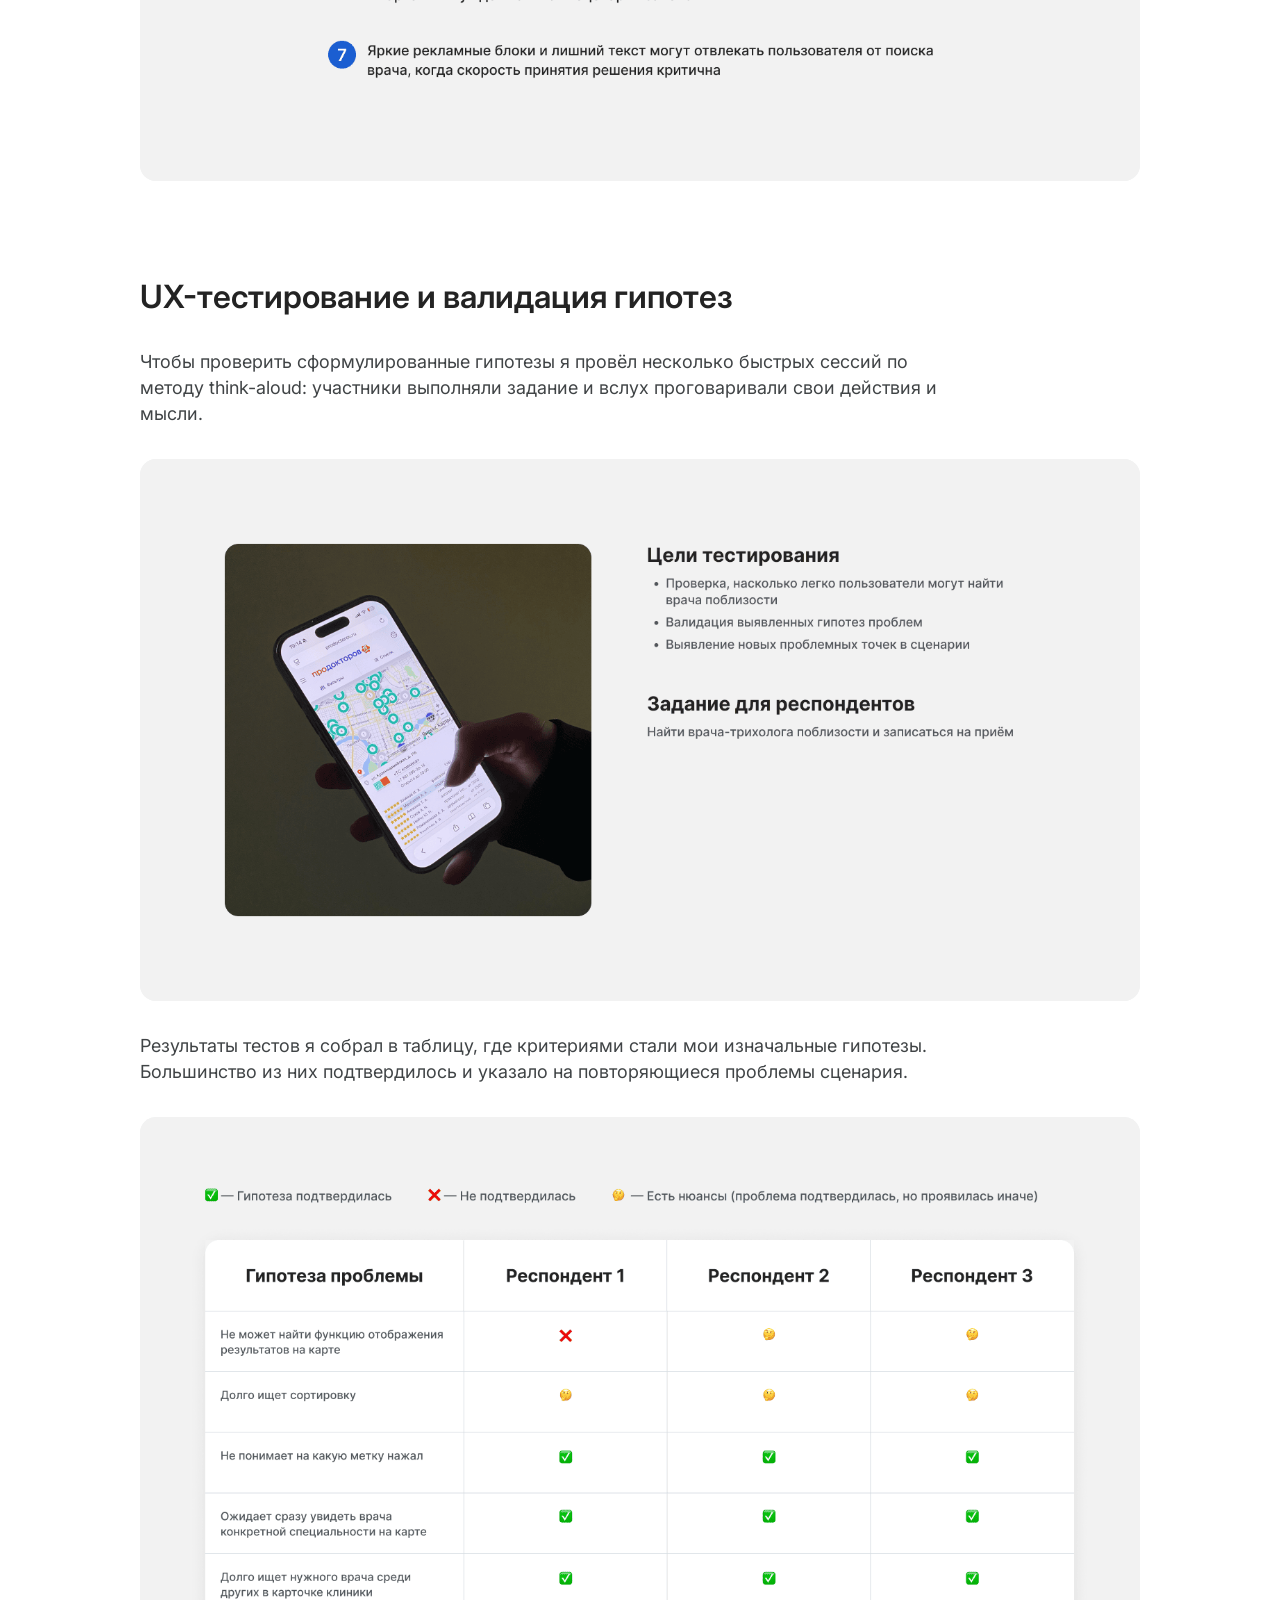
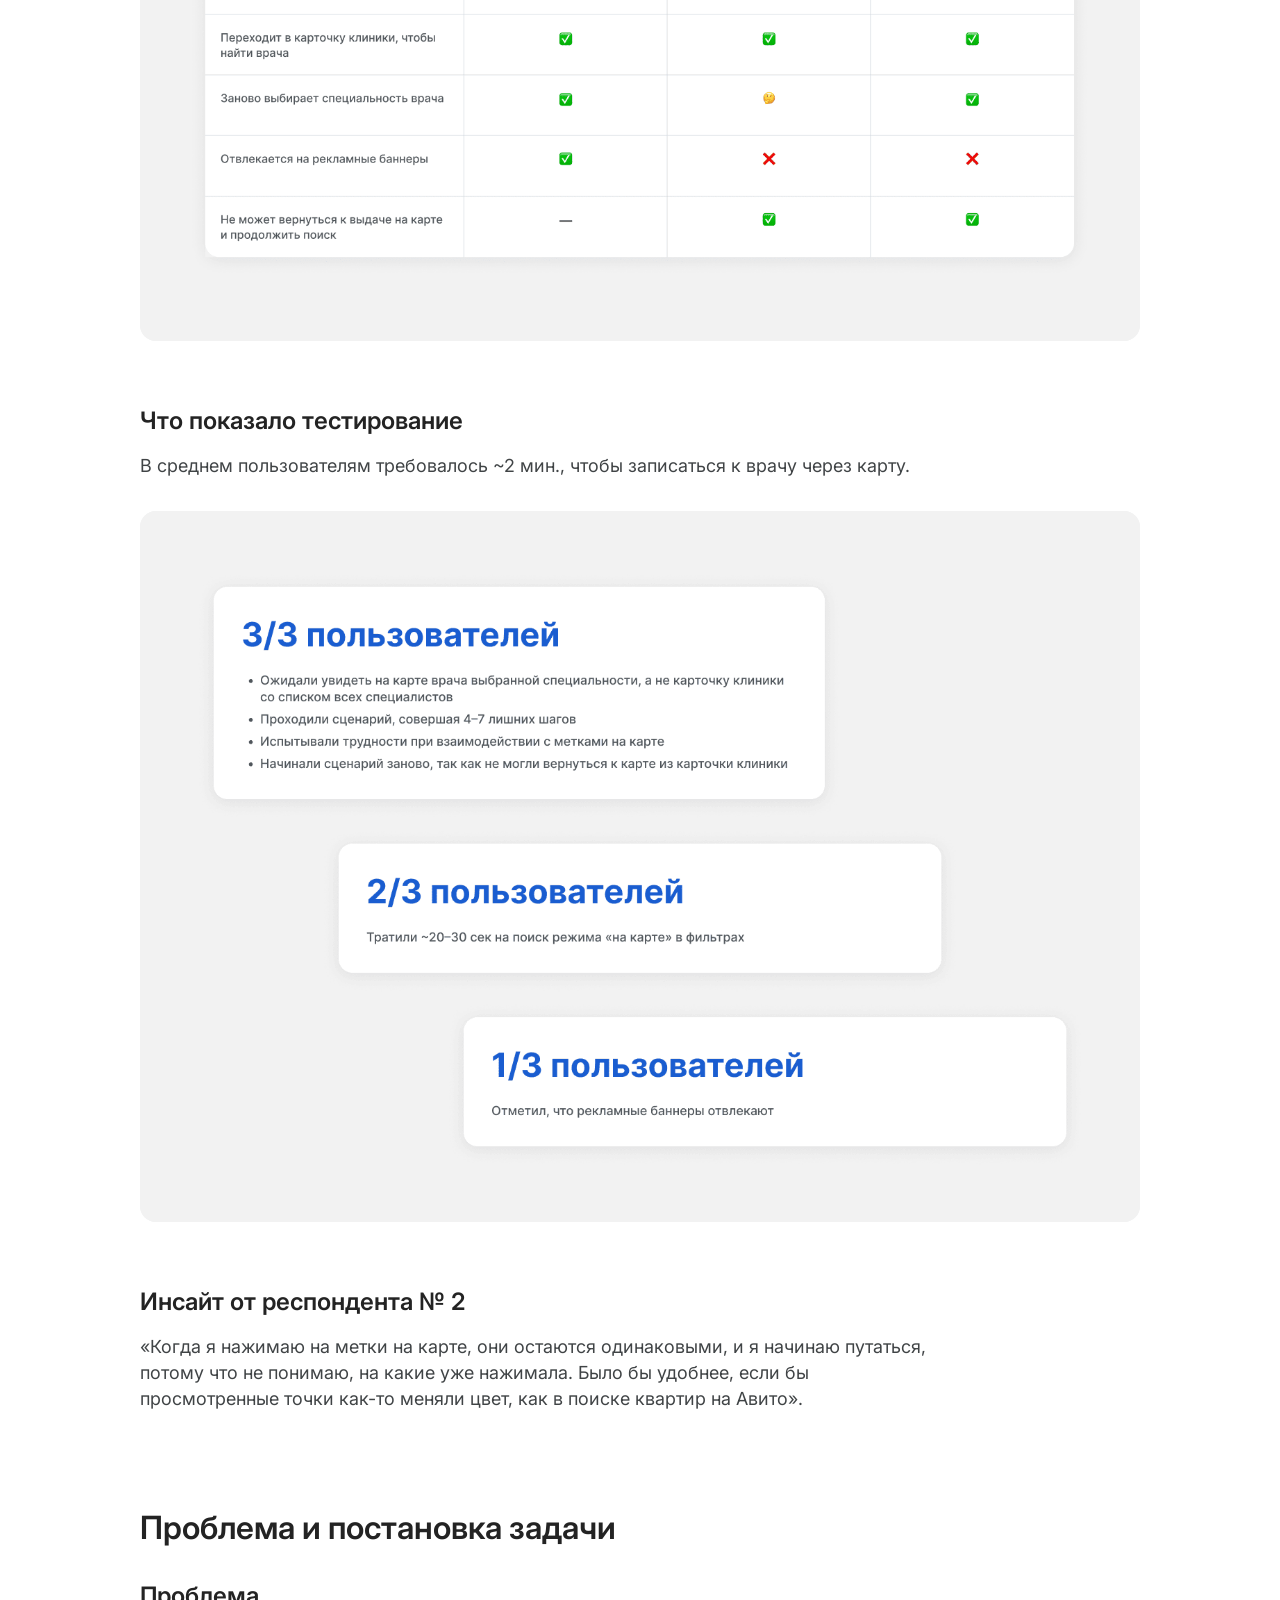
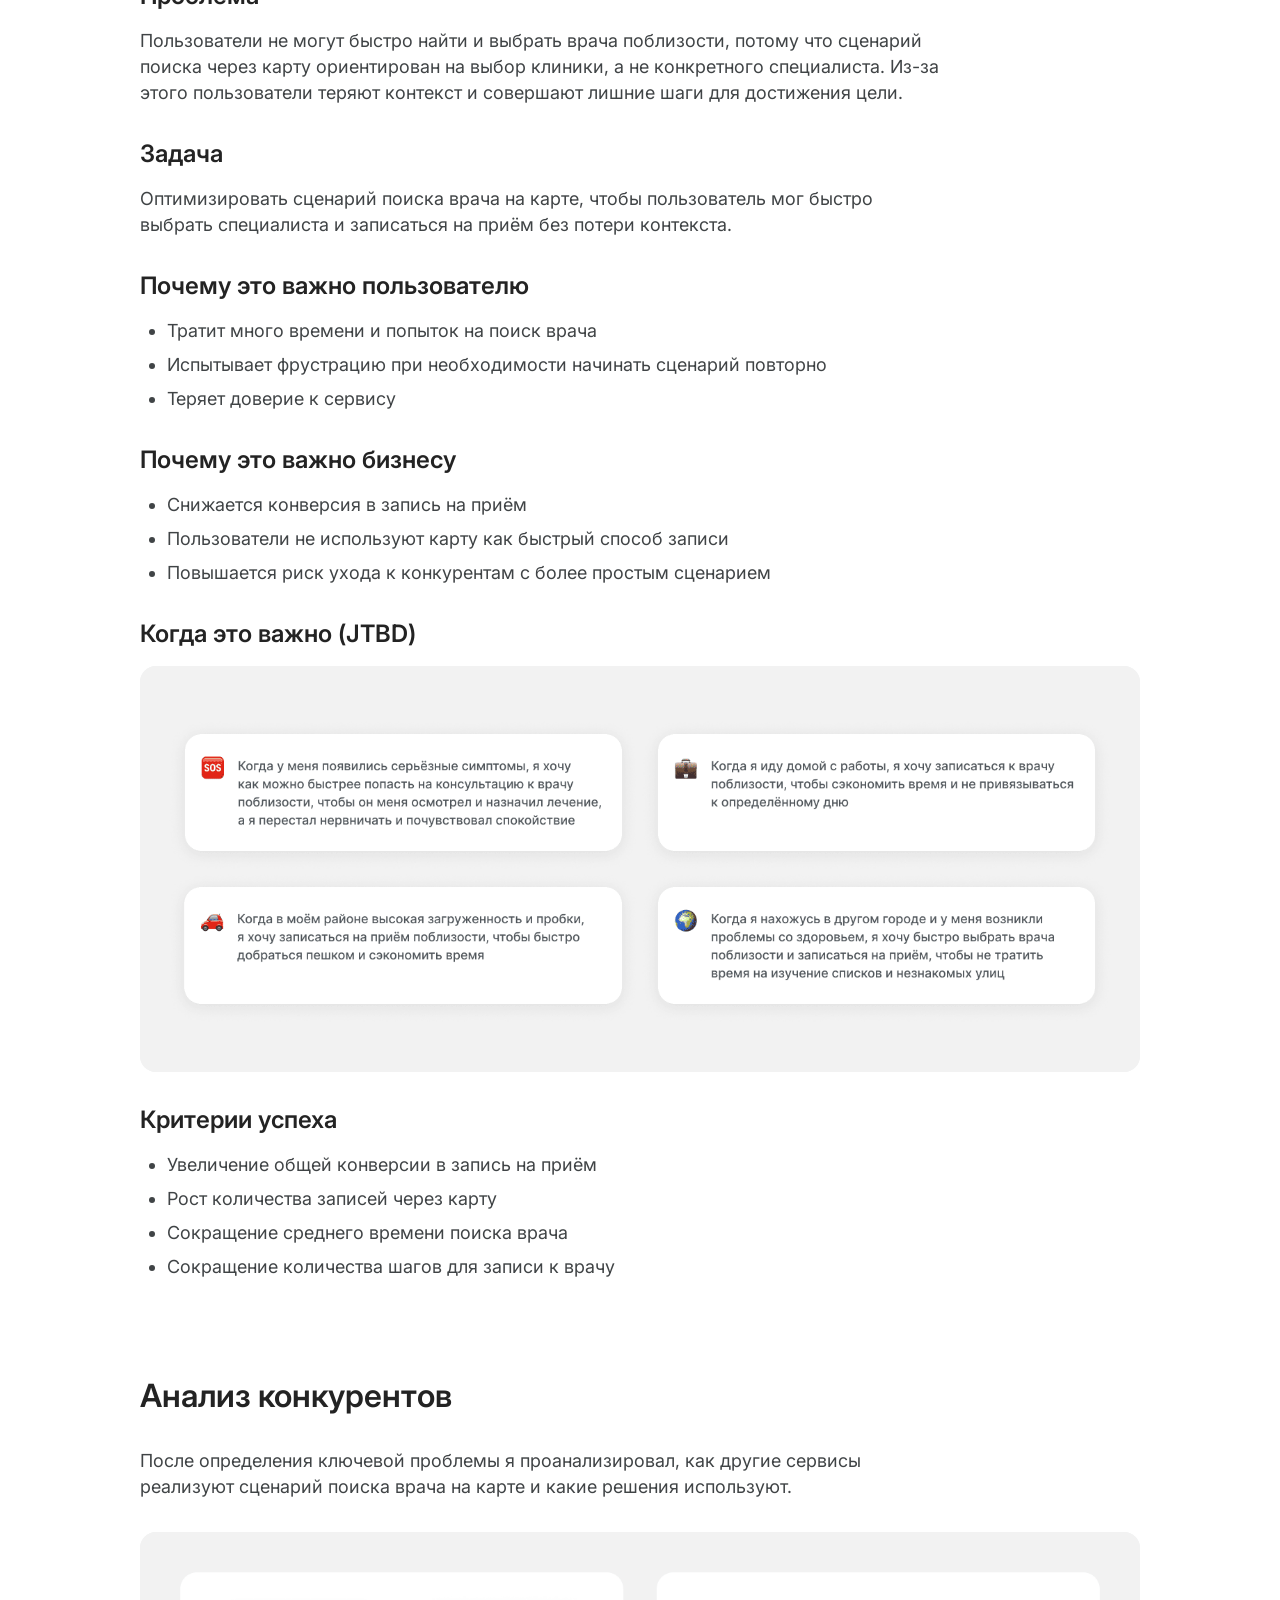
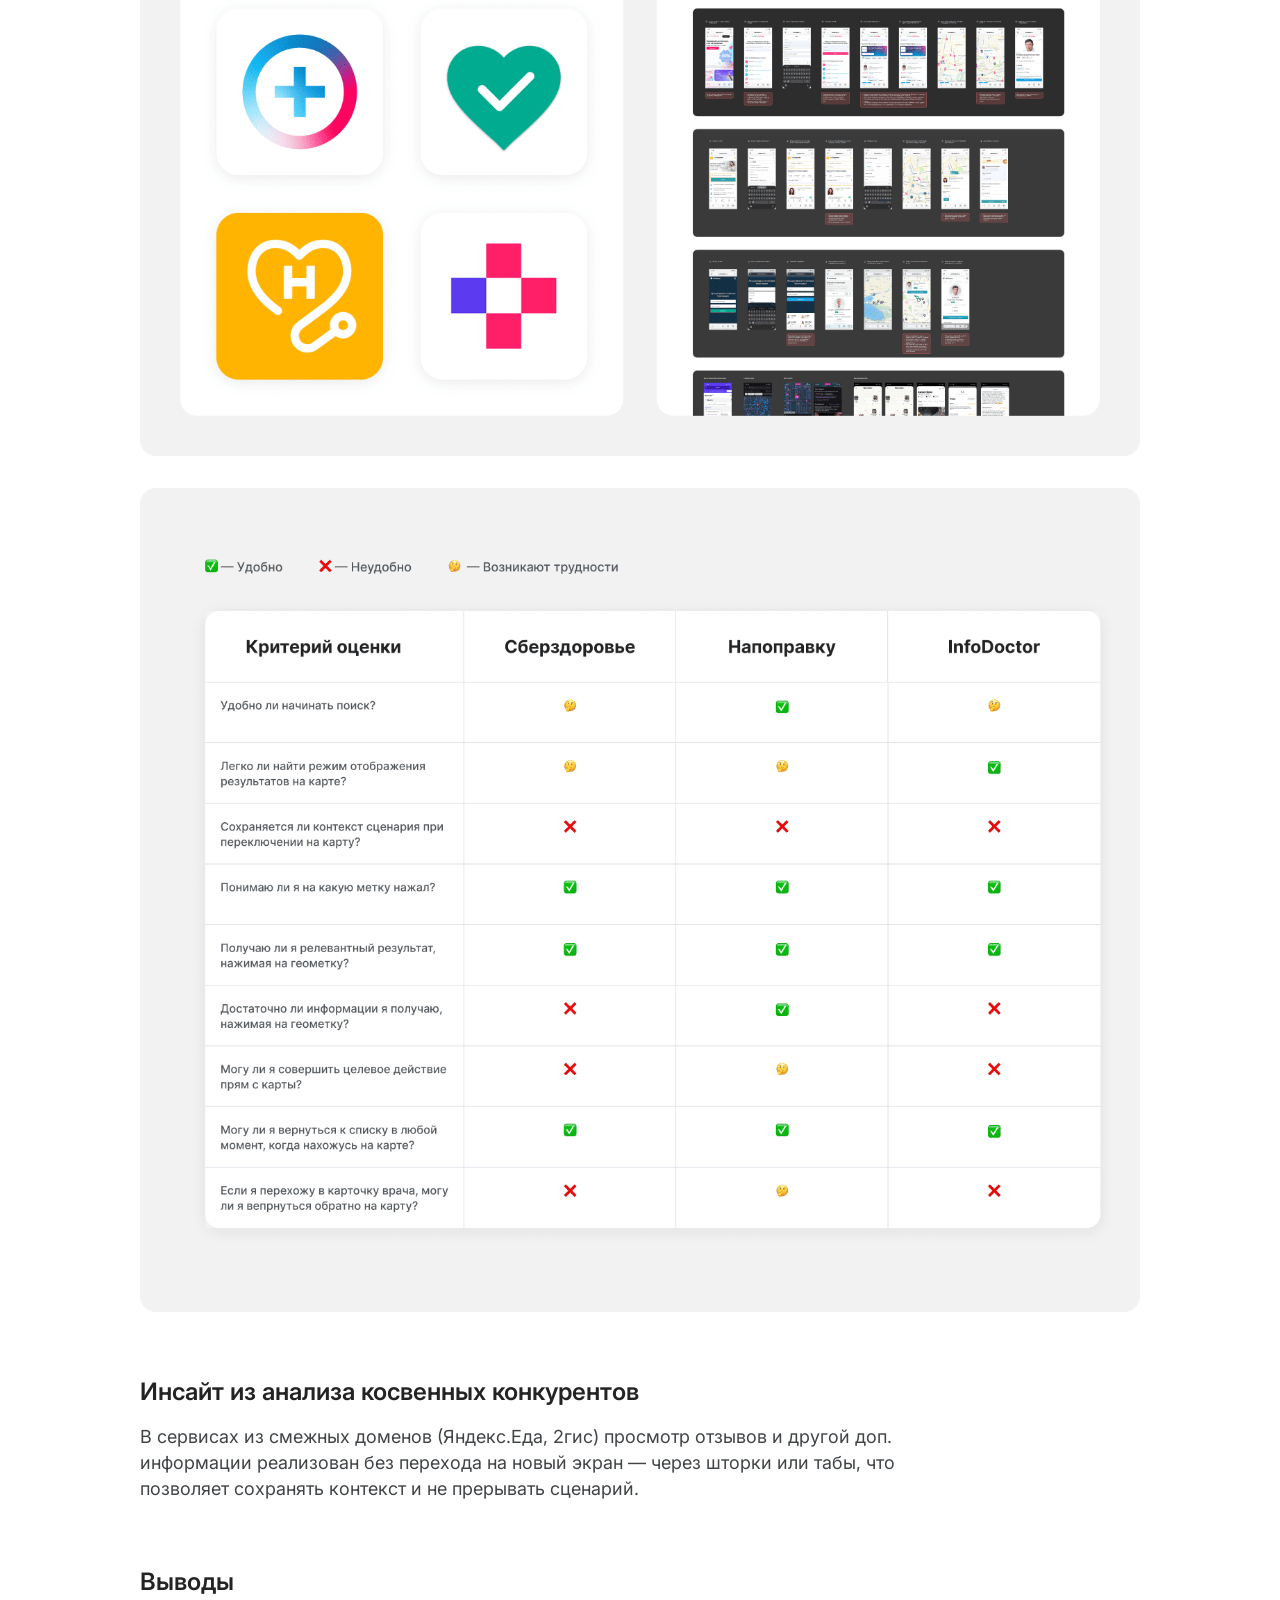
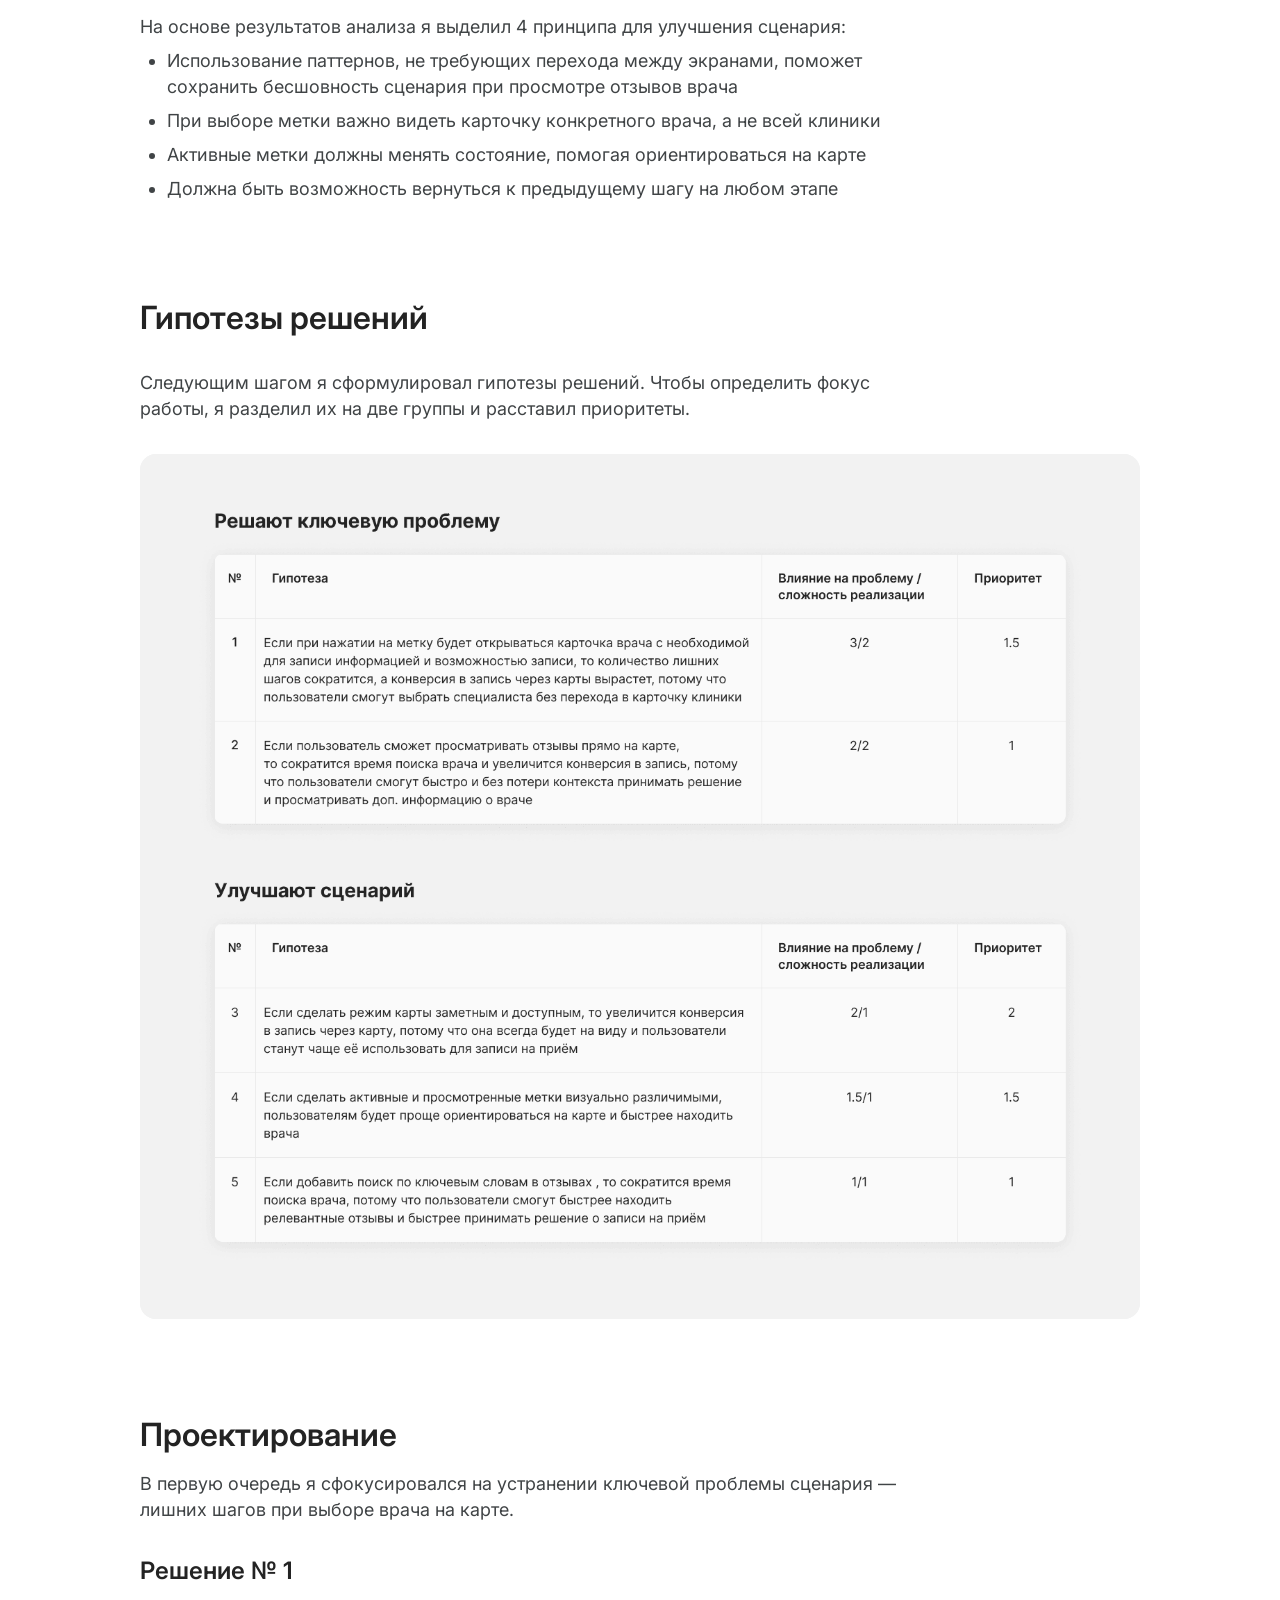
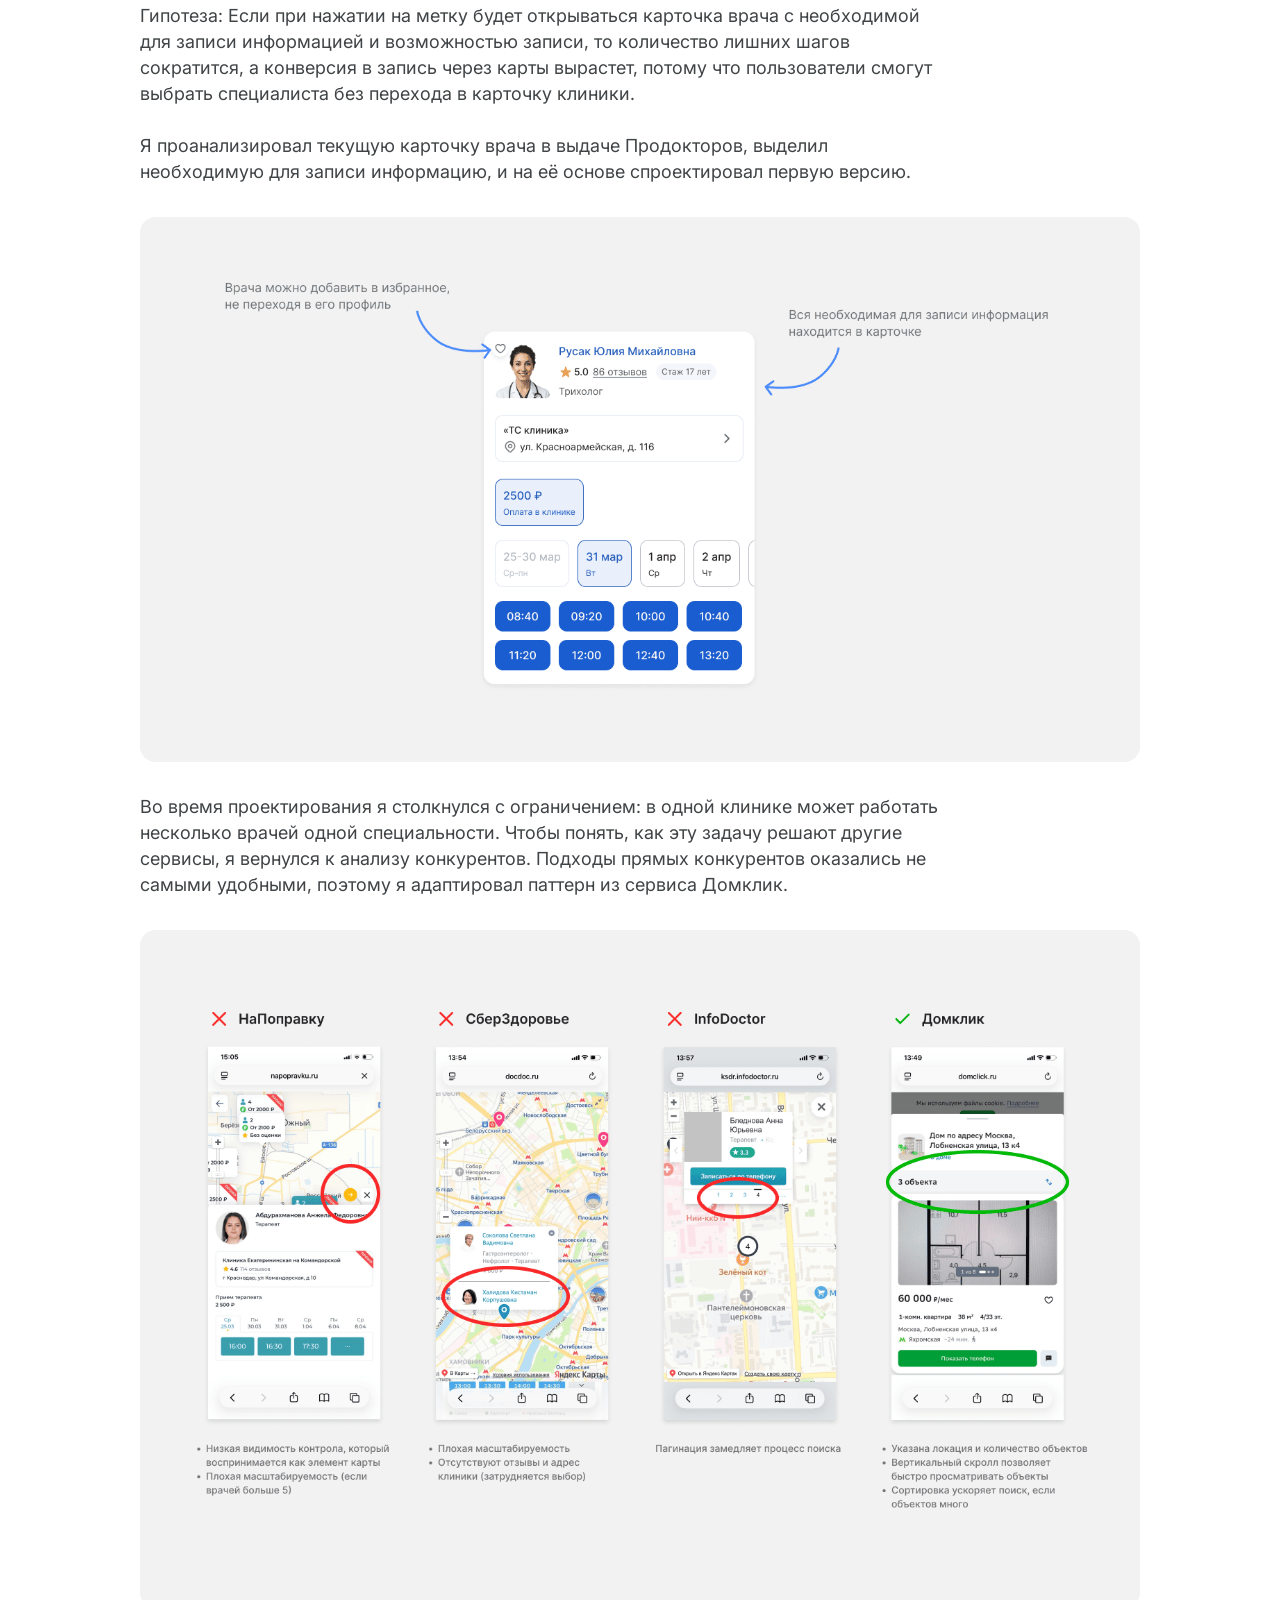
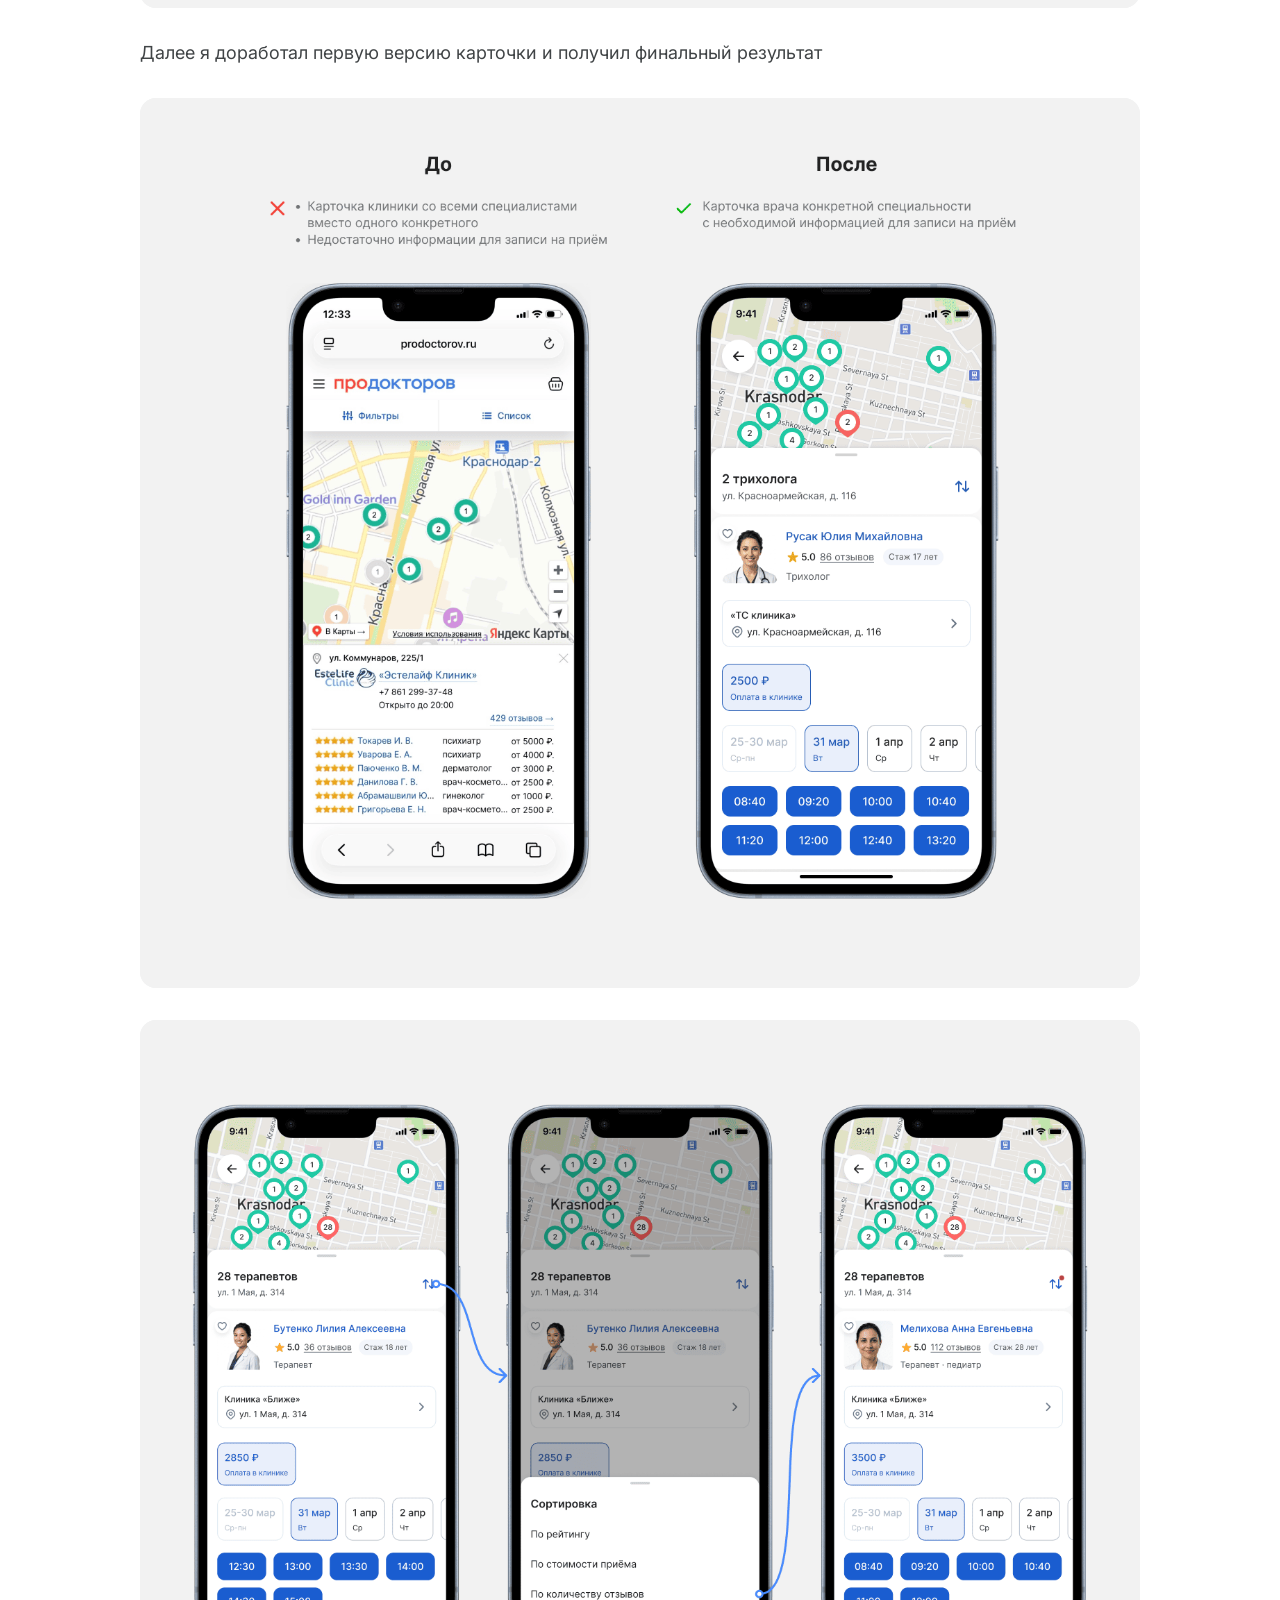
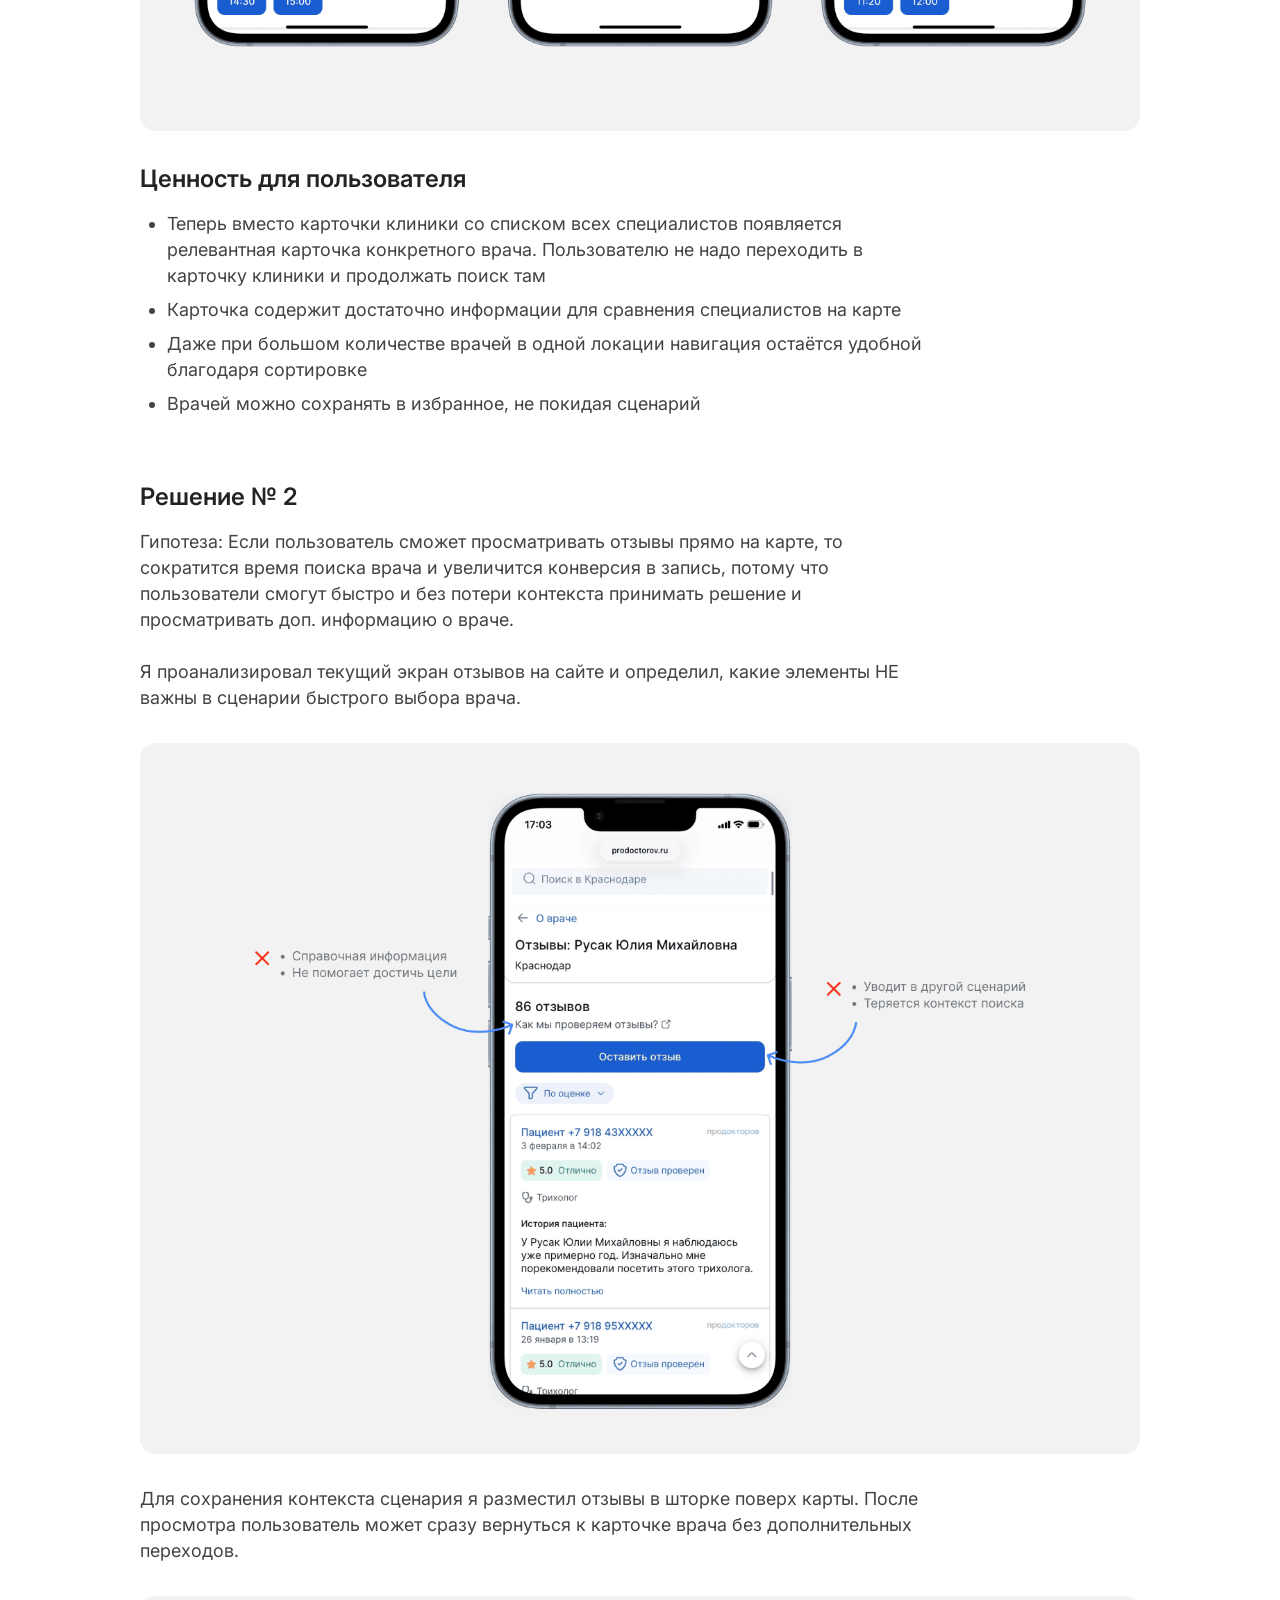
<file: case-prodoctorov.html>
<!DOCTYPE html>
<html lang="ru">
<head>
<meta charset="UTF-8">
<meta name="viewport" content="width=device-width, initial-scale=1.0">
<title>Как я сократил сценарий записи к врачу в 2 раза — Ваге Цатурян</title>
<link rel="preconnect" href="https://fonts.googleapis.com">
<link rel="preconnect" href="https://fonts.gstatic.com" crossorigin>
<link href="https://fonts.googleapis.com/css2?family=Inter:wght@400;500;600&display=swap" rel="stylesheet">
<style>
/* ===== Дизайн-токены (взяты из Figma) ===== */
:root {
  --color-black: #232323;
  --color-gray-700: #404446;
  --color-gray-200: #E1E1E1;
  --color-gray-100: #F2F4F5;
  --color-white: #FFFFFF;

  --font-main: 'Inter', -apple-system, BlinkMacSystemFont, sans-serif;

  --radius-l: 24px;
  --radius-m: 16px;
  --radius-pill: 40px;

  --content-width: 1000px;
  --text-width: 800px;
}

* { box-sizing: border-box; }

html { scroll-behavior: smooth; }

body {
  margin: 0;
  font-family: var(--font-main);
  color: var(--color-gray-700);
  background: var(--color-white);
  -webkit-font-smoothing: antialiased;
}

img { display: block; max-width: 100%; }

a { text-decoration: none; color: inherit; }

ul { margin: 0; padding: 0; }
li { margin-bottom: 8px; }
li:last-child { margin-bottom: 0; }

p { margin: 0; }

/* ===== Типографика ===== */
.h1 { font-size: 40px; line-height: 48px; font-weight: 600; color: var(--color-black); margin: 0; }
.h2 { font-size: 32px; line-height: 40px; font-weight: 600; color: var(--color-black); margin: 0; }
.h3 { font-size: 24px; line-height: 32px; font-weight: 600; color: var(--color-black); margin: 0; }
.text-l { font-size: 18px; line-height: 26px; font-weight: 400; }
.text-l-medium { font-size: 18px; line-height: 26px; font-weight: 500; color: var(--color-black); }
.text-m { font-size: 16px; line-height: 24px; font-weight: 400; }

/* ===== Иконка стрелки (инлайн, без картинок) ===== */
.icon-arrow {
  width: 24px;
  height: 24px;
  flex-shrink: 0;
}
.icon-arrow svg { display: block; width: 100%; height: 100%; }

/* ===== Плейсхолдер для ещё не загруженных картинок ===== */
.img-box {
  position: relative;
  width: 100%;
  border-radius: var(--radius-m);
  overflow: hidden;
  background: var(--color-gray-100);
}
.img-box img {
  width: 100%;
  height: 100%;
  object-fit: cover;
  display: block;
}
.img-placeholder {
  display: none;
  align-items: center;
  justify-content: center;
  text-align: center;
  padding: 24px;
  width: 100%;
  height: 100%;
  min-height: 160px;
  color: #9AA0A3;
  font-size: 14px;
  line-height: 20px;
  background:
    repeating-linear-gradient(45deg, #EDEFF0, #EDEFF0 10px, #F5F6F7 10px, #F5F6F7 20px);
}
.img-box.is-broken img { display: none; }
.img-box.is-broken .img-placeholder { display: flex; }

/* ===== Header controls: back button ===== */
.back-btn {
  position: fixed;
  top: 24px;
  left: 24px;
  z-index: 50;
  display: flex;
  align-items: center;
  justify-content: center;
  width: 56px;
  height: 56px;
  background: var(--color-white);
  border-radius: var(--radius-pill);
  box-shadow: 0px 2px 8px rgba(0,0,0,0.1);
  color: var(--color-black);
  transition: transform 0.2s ease;
}
.back-btn:hover { transform: scale(1.08); }
.back-btn:active { transform: scale(0.97); }

/* ===== Home link ===== */
.home-link {
  display: inline-flex;
  align-items: center;
  gap: 4px;
  color: var(--color-gray-700);
  transition: color 0.2s ease;
}
.home-link .text-l { font-size: 18px; line-height: 26px; }
.home-link:hover { color: var(--color-black); }

/* ===== Contact chips ===== */
.contacts {
  display: flex;
  flex-wrap: wrap;
  gap: 20px;
  align-items: center;
  justify-content: center;
}
.contact-chip {
  display: inline-flex;
  align-items: center;
  justify-content: center;
  padding: 12px 24px;
  border-radius: var(--radius-pill);
  background: var(--color-gray-100);
  color: var(--color-black);
  font-size: 18px;
  line-height: 26px;
  white-space: nowrap;
  transition: background-color 0.2s ease;
}
.contact-chip:hover { background: var(--color-gray-200); }

/* ===== Cover zoom-on-hover (использовано и на витрине, и в "других проектах") ===== */
.case-cover {
  position: relative;
  border-radius: var(--radius-l);
  overflow: hidden;
  display: block;
  background: var(--color-gray-100);
}
.case-cover img {
  width: 100%;
  height: 100%;
  object-fit: cover;
  transition: transform 0.4s cubic-bezier(0.2, 0.8, 0.2, 1);
}
.case-cover:hover img { transform: scale(1.05); }

/* ===================================================== */
/* ===================  ВИТРИНА  ======================== */
/* ===================================================== */

.portfolio-page {
  padding: 96px 24px 140px;
  display: flex;
  justify-content: center;
}
.portfolio-content {
  width: 100%;
  max-width: var(--text-width);
  display: flex;
  flex-direction: column;
  align-items: center;
  gap: 128px;
}

.hero-block {
  display: flex;
  flex-direction: column;
  align-items: center;
  gap: 52px;
  width: 100%;
}
.hero-content {
  display: flex;
  flex-direction: column;
  align-items: center;
  gap: 32px;
  width: 100%;
}
.photo-container {
  width: 264px;
  height: 264px;
  position: relative;
}
.photo-surface {
  position: absolute;
  left: 25px;
  top: 16px;
  width: 200px;
  height: 209px;
  background: var(--color-gray-100);
  border-radius: 32px;
  transform: rotate(-4deg);
}
.photo-frame {
  position: absolute;
  left: 43px;
  top: 30px;
  width: 200px;
  height: 209px;
  border-radius: 32px;
  transform: rotate(2deg);
  box-shadow: 0px 4px 20px rgba(0,0,0,0.25);
  background: var(--color-gray-100);
}
/* Обрезка картинки под скругление вынесена в отдельный вложенный слой,
   чтобы box-shadow родителя не задевался маской (иначе тень пропадает). */
.photo-frame-clip {
  width: 100%;
  height: 100%;
  border-radius: inherit;
  overflow: hidden;
  /* фикс бага Safari: overflow:hidden + border-radius + transform иногда
     обрезают скруглённые уголки неточно, особенно на маленьких размерах.
     Маска вместо overflow-clip решает проблему во всех браузерах. */
  -webkit-mask-image: -webkit-radial-gradient(circle, #fff 100%, #000 100%);
  mask-image: radial-gradient(circle, #fff 100%, #000 100%);
}
.photo-frame img { width: 100%; height: 100%; object-fit: cover; border-radius: inherit; display: block; }

.intro { display: flex; flex-direction: column; gap: 24px; text-align: center; width: 100%; }
.intro .h1 { }
.intro a { text-decoration: underline; }

.cases-list {
  display: flex;
  flex-direction: column;
  gap: 80px;
  width: 100%;
}
.case-item { display: flex; flex-direction: column; gap: 24px; width: 100%; }
.case-item .case-cover { aspect-ratio: 800 / 569; }
.case-item .case-desc { display: flex; flex-direction: column; gap: 8px; }
.case-item .case-desc .title { color: var(--color-black); font-size: 24px; line-height: 32px; font-weight: 600; }

.about-me { display: flex; flex-direction: column; gap: 32px; width: 100%; }
.about-me .skills { display: flex; flex-direction: column; gap: 16px; }
.about-me ul { list-style: disc; padding-left: 27px; }

/* ===================================================== */
/* ===================  СТРАНИЦА КЕЙСА  ================= */
/* ===================================================== */

.case-page {
  padding: 96px 24px 140px;
  display: flex;
  flex-direction: column;
  align-items: center;
  gap: 64px;
}
.case-content {
  width: 100%;
  max-width: var(--content-width);
  display: flex;
  flex-direction: column;
  gap: 96px;
}

.case-hero { display: flex; flex-direction: column; gap: 64px; width: 100%; }
.case-hero .case-cover { width: 100%; }

.case-section { display: flex; flex-direction: column; gap: 32px; width: 100%; }
.case-section .h2 { max-width: var(--text-width); }
.section-groups { display: flex; flex-direction: column; gap: 64px; width: 100%; }
.section-group { display: flex; flex-direction: column; gap: 32px; width: 100%; }
.section-group-text { display: flex; flex-direction: column; gap: 16px; max-width: var(--text-width); }
.section-group p.text-l,
.case-section > p.text-l,
.section-group-text .text-l,
.section-group ul.text-l { color: var(--color-gray-700); max-width: var(--text-width); }

.case-image { width: 100%; }
.case-image.is-full { }

/* Task / list-heavy sections that use a narrower column */
.task-groups { display: flex; flex-direction: column; gap: 32px; }
.task-group { display: flex; flex-direction: column; gap: 16px; max-width: var(--text-width); width: 100%; }

/* Other works block */
.other-works { display: flex; flex-direction: column; align-items: flex-start; gap: 32px; width: 100%; }
.other-works-grid { display: flex; gap: 40px; width: 100%; }
.other-work-card { display: flex; flex-direction: column; gap: 24px; flex: 1; }
.other-work-card .case-cover { aspect-ratio: 480 / 341; }
.other-work-card .desc { display: flex; flex-direction: column; gap: 8px; }

.case-page .home-link { margin-top: 0; }

hr.spacer { border: none; }

/* ===================================================== */
/* =======================  АДАПТИВ  ==================== */
/* ===================================================== */

/* ---------- ПЛАНШЕТ: 600–1023px (ориентир — фрейм 744px) ---------- */
@media (min-width: 600px) and (max-width: 1023px) {

  .case-page, .portfolio-page { padding-left: 40px; padding-right: 40px; padding-top: 84px; padding-bottom: 112px; }

  .h1 { font-size: 34px; line-height: 42px; }
  .h2 { font-size: 27px; line-height: 34px; }
  .h3 { font-size: 21px; line-height: 28px; }
  .text-l, .section-group p.text-l, .case-section > p.text-l, .section-group-text .text-l, .section-group ul.text-l { font-size: 16px; line-height: 24px; }
  .text-l-medium { font-size: 16px; line-height: 24px; }
  .text-m { font-size: 14px; line-height: 22px; }

  .portfolio-content { gap: 100px; }
  .hero-block { gap: 40px; }
  .hero-content { gap: 28px; }
  .cases-list { gap: 64px; }
  .case-item { gap: 20px; }
  .about-me { gap: 28px; }
  .about-me .skills { gap: 14px; }

  .photo-container { width: 224px; height: 224px; }
  .photo-surface { left: 21px; top: 14px; width: 170px; height: 178px; border-radius: 22px; }
  .photo-frame { left: 37px; top: 26px; width: 170px; height: 178px; border-radius: 22px; }

  .contacts { gap: 14px; }
  .contact-chip { padding: 10px 20px; font-size: 16px; line-height: 24px; }

  .case-content { gap: 72px; }
  .case-hero { gap: 48px; }
  .case-section { gap: 28px; }
  .section-groups { gap: 48px; }
  .section-group { gap: 28px; }
  .section-group-text { gap: 14px; }
  .task-groups { gap: 28px; }
  .task-group { gap: 14px; }
  .other-works { gap: 28px; }
  .other-works-grid { gap: 28px; }
  .other-work-card { gap: 20px; }
  .other-work-card .desc { gap: 6px; }

  .back-btn { width: 52px; height: 52px; top: 20px; left: 20px; }
  .home-link { gap: 4px; }
}

/* ---------- МОБИЛКА: ≤599px (ориентир — фрейм 390px) ---------- */
@media (max-width: 599px) {

  .case-page, .portfolio-page { padding-left: 20px; padding-right: 20px; padding-top: 76px; padding-bottom: 88px; }

  .h1 { font-size: 26px; line-height: 32px; }
  .h2 { font-size: 21px; line-height: 27px; }
  .h3 { font-size: 17px; line-height: 23px; }
  .text-l, .section-group p.text-l, .case-section > p.text-l, .section-group-text .text-l, .section-group ul.text-l { font-size: 14px; line-height: 20px; }
  .text-l-medium { font-size: 15px; line-height: 21px; }
  .text-m { font-size: 13px; line-height: 18px; }

  .portfolio-content { gap: 64px; }
  .hero-block { gap: 24px; }
  .hero-content { gap: 18px; }
  .intro { gap: 14px; }
  .cases-list { gap: 40px; }
  .case-item { gap: 12px; }
  .case-item .case-desc { gap: 6px; }
  .about-me { gap: 18px; }
  .about-me .skills { gap: 10px; }
  ul li { margin-bottom: 6px; }

  .photo-container { width: 160px; height: 160px; }
  .photo-surface { left: 15px; top: 10px; width: 122px; height: 127px; border-radius: 16px; }
  .photo-frame { left: 26px; top: 18px; width: 122px; height: 127px; border-radius: 16px; }

  .contacts { gap: 10px; row-gap: 10px; }
  .contact-chip { padding: 8px 16px; font-size: 14px; line-height: 20px; }

  .case-content { gap: 48px; }
  .case-hero { gap: 32px; }
  .case-section { gap: 20px; }
  .section-groups { gap: 32px; }
  .section-group { gap: 20px; }
  .section-group-text { gap: 10px; }
  .task-groups { gap: 20px; }
  .task-group { gap: 10px; }
  .other-works { gap: 20px; }
  .other-works-grid { flex-direction: column; gap: 32px; }
  .other-work-card { gap: 14px; }
  .other-work-card .desc { gap: 4px; }

  .back-btn { width: 48px; height: 48px; top: 20px; left: 20px; }
  .icon-arrow { width: 20px; height: 20px; }
  .home-link { gap: 4px; }
  .home-link .text-l { font-size: 14px; line-height: 20px; }
}

</style>
<!-- Yandex.Metrika counter -->
<script type="text/javascript">
    (function(m,e,t,r,i,k,a){
        m[i]=m[i]||function(){(m[i].a=m[i].a||[]).push(arguments)};
        m[i].l=1*new Date();
        for (var j = 0; j < document.scripts.length; j++) {if (document.scripts[j].src === r) { return; }}
        k=e.createElement(t),a=e.getElementsByTagName(t)[0],k.async=1,k.src=r,a.parentNode.insertBefore(k,a)
    })(window, document,'script','https://mc.yandex.ru/metrika/tag.js?id=112100599', 'ym');
    ym(112100599, 'init', {ssr:true, webvisor:true, clickmap:true, ecommerce:"dataLayer", referrer: document.referrer, url: location.href, accurateTrackBounce:true, trackLinks:true});
</script>
<noscript><div><img src="https://mc.yandex.ru/watch/112100599" style="position:absolute; left:-9999px;" alt="" /></div></noscript>
<!-- /Yandex.Metrika counter -->
</head>
<body data-page="case">

<a class="back-btn" href="index.html" onclick="sessionStorage.setItem('restoreScroll','1')" aria-label="Назад на витрину">
  <span class="icon-arrow"><svg viewBox="0 0 24 24" fill="none"><path d="M19 12H5M5 12L12 19M5 12L12 5" stroke="currentColor" stroke-width="2" stroke-linecap="round" stroke-linejoin="round"/></svg></span>
</a>

<main class="case-page">
  <div class="case-content">

    <!-- HERO -->
    <section class="case-hero">
      <p class="h1">Как я сократил сценарий записи к врачу в 2 раза</p>
      <div class="case-cover img-box case-image" style="aspect-ratio:1000/711;">
        <img src="images/prodoctorov/hero.png" alt="Обложка кейса ПроДокторов" loading="lazy">
        <div class="img-placeholder">Фрейм «обложка» (hero) →<br>images/prodoctorov/hero.png</div>
      </div>
    </section>

    <!-- CONTEXT -->
    <section class="case-section">
      <p class="h2">Контекст</p>
      <div class="text-l" style="max-width:800px;">
        <p>ПроДокторов (22M+ MAU) — один из ключевых продуктов компании МедРокет и крупнейший в России медицинский портал для поиска врачей и клиник на основе реальных отзывов пациентов.</p>
        <br>
        <p>Так как я сам регулярно пользовался этим сервисом и неоднократно сталкивался с трудностями при поиске врача на карте, я решил самостоятельно исследовать мобильную версию продукта и проверить, насколько далеко смогу продвинуться без постановки задачи со стороны продакта/дизайн-лида. Мне хотелось разобраться, какие именно проблемы возникают в этом сценарии и почему мне, как пользователю, приходится тратить больше времени на поиск подходящего врача на карте.</p>
      </div>
    </section>

    <!-- AS-IS ANALYSIS -->
    <section class="case-section">
      <p class="h2">Анализ текущего решения</p>
      <div class="section-groups">
        <div class="section-group">
          <p class="text-l" style="max-width:800px;">Я проанализировал весь сценарий поиска врача на карте, чтобы выявить повторяющиеся UX-проблемы и нарушения эвристик. Ниже показаны фрагменты анализа ключевых экранов.</p>
          <div class="img-box case-image" style="aspect-ratio:1000/849;">
            <img src="images/prodoctorov/as-is.png" alt="Анализ текущего решения" loading="lazy">
            <div class="img-placeholder">Фрейм «анализ текущего решения» →<br>images/prodoctorov/as-is.png</div>
          </div>
        </div>
        <div class="section-group">
          <div class="section-group-text">
            <p class="h3">Гипотезы проблем</p>
            <p class="text-l">На основе анализа я сформулировал 7 гипотез проблем, которые требовали дальнейшей проверки на пользователях.</p>
          </div>
          <div class="img-box case-image" style="aspect-ratio:1000/711;">
            <img src="images/prodoctorov/problem-hypotheses.png" alt="Гипотезы проблем" loading="lazy">
            <div class="img-placeholder">Фрейм «гипотезы проблем» →<br>images/prodoctorov/problem-hypotheses.png</div>
          </div>
        </div>
      </div>
    </section>

    <!-- HYPOTHESIS VALIDATION -->
    <section class="case-section">
      <p class="h2">UX-тестирование и валидация гипотез</p>
      <div class="section-groups">
        <div class="section-group">
          <p class="text-l" style="max-width:800px;">Чтобы проверить сформулированные гипотезы я провёл несколько быстрых сессий по методу think-aloud: участники выполняли задание и вслух проговаривали свои действия и мысли.</p>
          <div class="img-box case-image" style="aspect-ratio:1000/542;">
            <img src="images/prodoctorov/test-goals.png" alt="Цели тестов" loading="lazy">
            <div class="img-placeholder">Фрейм «цели тестов» →<br>images/prodoctorov/test-goals.png</div>
          </div>
          <p class="text-l" style="max-width:800px;">Результаты тестов я собрал в таблицу, где критериями стали мои изначальные гипотезы. Большинство из них подтвердилось и указало на повторяющиеся проблемы сценария.</p>
          <div class="img-box case-image" style="aspect-ratio:1000/824;">
            <img src="images/prodoctorov/test-results.png" alt="Результаты тестов" loading="lazy">
            <div class="img-placeholder">Фрейм «результаты тестов» →<br>images/prodoctorov/test-results.png</div>
          </div>
        </div>
        <div class="section-group">
          <div class="section-group-text">
            <p class="h3">Что показало тестирование</p>
            <p class="text-l">В среднем пользователям требовалось ~2 мин., чтобы записаться к врачу через карту.</p>
          </div>
          <div class="img-box case-image" style="aspect-ratio:1000/711;">
            <img src="images/prodoctorov/test-conclusions.png" alt="Выводы из тестов" loading="lazy">
            <div class="img-placeholder">Фрейм «выводы из тестов» →<br>images/prodoctorov/test-conclusions.png</div>
          </div>
        </div>
        <div class="section-group">
          <div class="section-group-text">
            <p class="h3">Инсайт от респондента № 2</p>
            <p class="text-l">«Когда я нажимаю на метки на карте, они остаются одинаковыми, и я начинаю путаться, потому что не понимаю, на какие уже нажимала. Было бы удобнее, если бы просмотренные точки как-то меняли цвет, как в поиске квартир на Авито».</p>
          </div>
        </div>
      </div>
    </section>

    <!-- PROBLEM AND TASK -->
    <section class="case-section">
      <p class="h2">Проблема и постановка задачи</p>
      <div class="task-groups">
        <div class="task-group">
          <p class="h3">Проблема</p>
          <p class="text-l">Пользователи не могут быстро найти и выбрать врача поблизости, потому что сценарий поиска через карту ориентирован на выбор клиники, а не конкретного специалиста. Из-за этого пользователи теряют контекст и совершают лишние шаги для достижения цели.</p>
        </div>
        <div class="task-group">
          <p class="h3">Задача</p>
          <p class="text-l">Оптимизировать сценарий поиска врача на карте, чтобы пользователь мог быстро выбрать специалиста и записаться на приём без потери контекста.</p>
        </div>
        <div class="task-group">
          <p class="h3">Почему это важно пользователю</p>
          <ul class="text-l" style="list-style:disc;padding-left:27px;">
            <li>Тратит много времени и попыток на поиск врача</li>
            <li>Испытывает фрустрацию при необходимости начинать сценарий повторно</li>
            <li>Теряет доверие к сервису</li>
          </ul>
        </div>
        <div class="task-group">
          <p class="h3">Почему это важно бизнесу</p>
          <ul class="text-l" style="list-style:disc;padding-left:27px;">
            <li>Снижается конверсия в запись на приём</li>
            <li>Пользователи не используют карту как быстрый способ записи</li>
            <li>Повышается риск ухода к конкурентам с более простым сценарием</li>
          </ul>
        </div>
        <div class="task-group" style="max-width:1000px;">
          <p class="h3">Когда это важно (JTBD)</p>
          <div class="img-box case-image" style="aspect-ratio:1000/406;">
            <img src="images/prodoctorov/jtbd.png" alt="JTBD" loading="lazy">
            <div class="img-placeholder">Фрейм «jtbd» →<br>images/prodoctorov/jtbd.png</div>
          </div>
        </div>
        <div class="task-group">
          <p class="h3">Критерии успеха</p>
          <ul class="text-l" style="list-style:disc;padding-left:27px;">
            <li>Увеличение общей конверсии в запись на приём</li>
            <li>Рост количества записей через карту</li>
            <li>Сокращение среднего времени поиска врача</li>
            <li>Сокращение количества шагов для записи к врачу</li>
          </ul>
        </div>
      </div>
    </section>

    <!-- COMPETITOR ANALYSIS -->
    <section class="case-section">
      <p class="h2">Анализ конкурентов</p>
      <div class="section-groups">
        <div class="section-group">
          <p class="text-l" style="max-width:800px;">После определения ключевой проблемы я проанализировал, как другие сервисы реализуют сценарий поиска врача на карте и какие решения используют.</p>
          <div class="img-box case-image" style="aspect-ratio:1000/524;">
            <img src="images/prodoctorov/competitors-1.png" alt="Фрагмент анализа конкурентов" loading="lazy">
            <div class="img-placeholder">Фрейм «фрагмент анализа конкурентов 1» →<br>images/prodoctorov/competitors-1.png</div>
          </div>
          <div class="img-box case-image" style="aspect-ratio:1000/824;">
            <img src="images/prodoctorov/competitors-2.png" alt="Результаты анализа конкурентов" loading="lazy">
            <div class="img-placeholder">Фрейм «результаты анализа конкурентов» →<br>images/prodoctorov/competitors-2.png</div>
          </div>
        </div>
        <div class="section-group">
          <div class="section-group-text">
            <p class="h3">Инсайт из анализа косвенных конкурентов</p>
            <p class="text-l">В сервисах из смежных доменов (Яндекс.Еда, 2гис) просмотр отзывов и другой доп. информации реализован без перехода на новый экран — через шторки или табы, что позволяет сохранять контекст и не прерывать сценарий.</p>
          </div>
        </div>
        <div class="section-group">
          <div class="section-group-text">
            <p class="h3">Выводы</p>
            <div class="text-l">
              <p>На основе результатов анализа я выделил 4 принципа для улучшения сценария:</p>
              <ul style="list-style:disc;padding-left:27px;margin-top:8px;">
                <li>Использование паттернов, не требующих перехода между экранами, поможет сохранить бесшовность сценария при просмотре отзывов врача</li>
                <li>При выборе метки важно видеть карточку конкретного врача, а не всей клиники</li>
                <li>Активные метки должны менять состояние, помогая ориентироваться на карте</li>
                <li>Должна быть возможность вернуться к предыдущему шагу на любом этапе</li>
              </ul>
            </div>
          </div>
        </div>
      </div>
    </section>

    <!-- HYPOTHESES -->
    <section class="case-section">
      <p class="h2">Гипотезы решений</p>
      <div class="section-group">
        <p class="text-l" style="max-width:800px;">Следующим шагом я сформулировал гипотезы решений. Чтобы определить фокус работы, я разделил их на две группы и расставил приоритеты.</p>
        <div class="img-box case-image" style="aspect-ratio:1000/865;">
          <img src="images/prodoctorov/hypotheses.png" alt="Гипотезы" loading="lazy">
          <div class="img-placeholder">Фрейм «Гипотезы» →<br>images/prodoctorov/hypotheses.png</div>
        </div>
      </div>
    </section>

    <!-- DESIGN -->
    <section class="case-section">
      <div class="section-group-text">
        <p class="h2">Проектирование</p>
        <p class="text-l">В первую очередь я сфокусировался на устранении ключевой проблемы сценария — лишних шагов при выборе врача на карте.</p>
      </div>
      <div class="section-groups">

        <div class="section-group">
          <div class="section-group-text">
            <p class="h3">Решение № 1</p>
            <div class="text-l">
              <p>Гипотеза: Если при нажатии на метку будет открываться карточка врача с необходимой для записи информацией и возможностью записи, то количество лишних шагов сократится, а конверсия в запись через карты вырастет, потому что пользователи смогут выбрать специалиста без перехода в карточку клиники.</p>
              <br>
              <p>Я проанализировал текущую карточку врача в выдаче Продокторов, выделил необходимую для записи информацию, и на её основе спроектировал первую версию.</p>
            </div>
          </div>
          <div class="img-box case-image" style="aspect-ratio:1000/545;">
            <img src="images/prodoctorov/solution-1.png" alt="Решение 1" loading="lazy">
            <div class="img-placeholder">Фрейм «гипотеза 1» →<br>images/prodoctorov/solution-1.png</div>
          </div>
          <p class="text-l" style="max-width:800px;">Во время проектирования я столкнулся с ограничением: в одной клинике может работать несколько врачей одной специальности. Чтобы понять, как эту задачу решают другие сервисы, я вернулся к анализу конкурентов. Подходы прямых конкурентов оказались не самыми удобными, поэтому я адаптировал паттерн из сервиса Домклик.</p>
          <div class="img-box case-image" style="aspect-ratio:1000/678;">
            <img src="images/prodoctorov/solution-1-1.png" alt="Решение 1.1" loading="lazy">
            <div class="img-placeholder">Фрейм «гипотеза 1.1» →<br>images/prodoctorov/solution-1-1.png</div>
          </div>
          <p class="text-l" style="max-width:800px;">Далее я доработал первую версию карточки и получил финальный результат</p>
          <div class="img-box case-image" style="aspect-ratio:1000/890;">
            <img src="images/prodoctorov/solution-1-2.png" alt="Решение 1.2" loading="lazy">
            <div class="img-placeholder">Фрейм «гипотеза 1.2» →<br>images/prodoctorov/solution-1-2.png</div>
          </div>
          <div class="img-box case-image" style="aspect-ratio:1000/711;">
            <img src="images/prodoctorov/solution-1-3.png" alt="Решение 1.3" loading="lazy">
            <div class="img-placeholder">Фрейм «гипотеза 1.3» →<br>images/prodoctorov/solution-1-3.png</div>
          </div>
          <div class="section-group-text">
            <p class="h3">Ценность для пользователя</p>
            <ul class="text-l" style="list-style:disc;padding-left:27px;">
              <li>Теперь вместо карточки клиники со списком всех специалистов появляется релевантная карточка конкретного врача. Пользователю не надо переходить в карточку клиники и продолжать поиск там</li>
              <li>Карточка содержит достаточно информации для сравнения специалистов на карте</li>
              <li>Даже при большом количестве врачей в одной локации навигация остаётся удобной благодаря сортировке</li>
              <li>Врачей можно сохранять в избранное, не покидая сценарий</li>
            </ul>
          </div>
        </div>

        <div class="section-group">
          <div class="section-group-text">
            <p class="h3">Решение № 2</p>
            <div class="text-l">
              <p>Гипотеза: Если пользователь сможет просматривать отзывы прямо на карте, то сократится время поиска врача и увеличится конверсия в запись, потому что пользователи смогут быстро и без потери контекста принимать решение и просматривать доп. информацию о враче.</p>
              <br>
              <p>Я проанализировал текущий экран отзывов на сайте и определил, какие элементы НЕ важны в сценарии быстрого выбора врача.</p>
            </div>
          </div>
          <div class="img-box case-image" style="aspect-ratio:1000/711;">
            <img src="images/prodoctorov/solution-2.png" alt="Решение 2" loading="lazy">
            <div class="img-placeholder">Фрейм «гипотеза 2» →<br>images/prodoctorov/solution-2.png</div>
          </div>
          <p class="text-l" style="max-width:800px;">Для сохранения контекста сценария я разместил отзывы в шторке поверх карты. После просмотра пользователь может сразу вернуться к карточке врача без дополнительных переходов.</p>
          <div class="img-box case-image" style="aspect-ratio:1000/711;">
            <img src="images/prodoctorov/solution-2-1.png" alt="Решение 2.1" loading="lazy">
            <div class="img-placeholder">Фрейм «гипотеза 2.1» →<br>images/prodoctorov/solution-2-1.png</div>
          </div>
          <div class="section-group-text">
            <p class="h3">Ценность для пользователя</p>
            <ul class="text-l" style="list-style:disc;padding-left:27px;">
              <li>Пользователь может просматривать отзывы, не покидая карту</li>
              <li>Процесс выбора и сравнения врачей теперь происходит в рамках одного экрана.</li>
            </ul>
          </div>
        </div>

        <div class="section-group">
          <div class="section-group-text">
            <p class="h3">Решение № 3</p>
            <div class="text-l">
              <p>Гипотеза: Если сделать режим карты заметным и доступным, то увеличится конверсия в запись через карту, потому что она всегда будет на виду и пользователи станут чаще её использовать для записи на приём.</p>
              <br>
              <p>Я рассмотрел 2 варианта расположения элементов управления, чтобы сделать режим карты заметнее и обеспечить быстрый доступ к сортировке без открытия фильтров. В итоге был выбран вариант № 2.</p>
            </div>
          </div>
          <div class="img-box case-image" style="aspect-ratio:1000/904;">
            <img src="images/prodoctorov/solution-3.png" alt="Решение 3" loading="lazy">
            <div class="img-placeholder">Фрейм «гипотеза 3» →<br>images/prodoctorov/solution-3.png</div>
          </div>
          <div class="section-group-text">
            <p class="h3">Ценность для пользователя</p>
            <ul class="text-l" style="list-style:disc;padding-left:27px;">
              <li>Режим «На карте» находится в отдельной панели и всегда остаётся заметным</li>
              <li>Сортировка стала доступна без открытия фильтров</li>
            </ul>
          </div>
        </div>

        <div class="section-group">
          <div class="section-group-text">
            <p class="h3">Решение № 4</p>
            <p class="text-l">Гипотеза: Если сделать активные и просмотренные метки визуально различимыми, пользователям будет проще ориентироваться на карте и быстрее находить врача.</p>
            <p class="text-l">Сначала я проанализировал, как в текущей версии работают состояния меток.</p>
          </div>
          <div class="img-box case-image" style="aspect-ratio:1000/711;">
            <img src="images/prodoctorov/solution-4.png" alt="Решение 4" loading="lazy">
            <div class="img-placeholder">Фрейм «гипотеза 4» →<br>images/prodoctorov/solution-4.png</div>
          </div>
          <p class="text-l" style="max-width:800px;">Я отказался от цветового кодирования по типу клиники и ввёл отдельные состояния для активных и просмотренных меток.</p>
          <div class="img-box case-image" style="aspect-ratio:1000/711;">
            <img src="images/prodoctorov/solution-4-1.png" alt="Решение 4.1" loading="lazy">
            <div class="img-placeholder">Фрейм «гипотеза 4.1» →<br>images/prodoctorov/solution-4-1.png</div>
          </div>
          <p class="text-l" style="max-width:800px;">Затем перенёс параметр «Тип клиники» в фильтры и упростил навигацию по карте.</p>
          <div class="img-box case-image" style="aspect-ratio:1000/711;">
            <img src="images/prodoctorov/solution-4-2.png" alt="Решение 4.2" loading="lazy">
            <div class="img-placeholder">Фрейм «гипотеза 4.2» →<br>images/prodoctorov/solution-4-2.png</div>
          </div>
          <p class="text-l" style="max-width:800px;">Я пересобрал набор фильтров и оставил только те, которые помогают быстро выбрать врача конкретно в этом сценарии. Теперь фильтры открываются в шторке, где настройки можно быстро менять с помощью чипсов. Такой формат позволяет легко взаимодействовать с фильтрами в движении.</p>
          <div class="img-box case-image" style="aspect-ratio:1000/711;">
            <img src="images/prodoctorov/solution-4-3.png" alt="Решение 4.3" loading="lazy">
            <div class="img-placeholder">Фрейм «гипотеза 4.3» →<br>images/prodoctorov/solution-4-3.png</div>
          </div>
          <div class="section-group-text">
            <p class="h3">Ценность для пользователя</p>
            <ul class="text-l" style="list-style:disc;padding-left:27px;">
              <li>Пользователи видят, какие метки уже просмотрены, и не возвращаются к ним</li>
              <li>Активная метка всегда выделена, поэтому ориентироваться на карте проще</li>
              <li>Тип клиники выбирается через фильтр, а все настройки находятся в одном месте</li>
            </ul>
          </div>
        </div>

        <div class="section-group">
          <div class="section-group-text">
            <p class="h3">Решение № 5</p>
            <div class="text-l">
              <p>Гипотеза: Если добавить поиск по ключевым словам в отзывах, то сократится время поиска врача, потому что пользователи смогут быстрее находить релевантные отзывы и быстрее принимать решение о записи на приём. Пользователь может искать отзывы по ключевым словам.</p>
              <br>
              <p>Найденные совпадения подсвечиваются, чтобы нужную информацию было проще сканировать.</p>
            </div>
          </div>
          <div class="img-box case-image" style="aspect-ratio:1000/711;">
            <img src="images/prodoctorov/solution-5.png" alt="Решение 5" loading="lazy">
            <div class="img-placeholder">Фрейм «гипотеза 5» →<br>images/prodoctorov/solution-5.png</div>
          </div>
          <p class="text-l" style="max-width:800px;">Если ключевое слово находится в середине или в конце длинного отзыва, в свёрнутом состоянии показывается только фрагмент вокруг него. При необходимости отзыв можно раскрыть полностью.</p>
          <div class="img-box case-image" style="aspect-ratio:1000/533;">
            <img src="images/prodoctorov/solution-5-1.png" alt="Решение 5.1" loading="lazy">
            <div class="img-placeholder">Фрейм «гипотеза 5.1» →<br>images/prodoctorov/solution-5-1.png</div>
          </div>
          <div class="section-group-text">
            <p class="h3">Ценность для пользователя</p>
            <ul class="text-l" style="list-style:disc;padding-left:27px;">
              <li>Пользователи могут быстрее находить отзывы по ключевым словам (конкретным симптомам, болезням и т.д.)</li>
              <li>Подсветка совпадений помогает быстрее сканировать длинные отзывы</li>
            </ul>
          </div>
        </div>

      </div>
    </section>

    <!-- FINAL FLOW -->
    <section class="case-section">
      <p class="h2">Финальный флоу и UX-тестирование</p>
      <div class="section-group">
        <p class="text-l" style="max-width:800px;">Теперь, находясь в режиме карты, пользователь может в 2 клика выбрать врача и записаться на приём, не переходя в карточку клиники.</p>
        <div class="img-box case-image" style="aspect-ratio:1000/711;">
          <img src="images/prodoctorov/final-flow.png" alt="Финальный флоу" loading="lazy">
          <div class="img-placeholder">Фрейм «финальный флоу» →<br>images/prodoctorov/final-flow.png</div>
        </div>
        <p class="text-l" style="max-width:800px;">Количество шагов сократилось с 11 до 6.</p>
        <div class="img-box case-image" style="aspect-ratio:1000/575;">
          <img src="images/prodoctorov/steps-before-after.png" alt="Количество шагов до и после" loading="lazy">
          <div class="img-placeholder">Фрейм «количество шагов (до и после)» →<br>images/prodoctorov/steps-before-after.png</div>
        </div>
        <p class="text-l" style="max-width:800px;">Чтобы проверить эффективность изменений, я провёл быстрые UX-тесты обновлённого сценария на трёх новых респондентах.</p>
        <div class="img-box case-image" style="aspect-ratio:1000/711;">
          <img src="images/prodoctorov/final-test-results.png" alt="Результаты финального тестирования" loading="lazy">
          <div class="img-placeholder">Фрейм «результаты финального тестирования» →<br>images/prodoctorov/final-test-results.png</div>
        </div>
      </div>
    </section>

    <!-- RESULTS -->
    <section class="case-section">
      <p class="h2">Итоги работы</p>
      <div class="task-groups">
        <div class="task-group">
          <p class="h3">Что удалось реализовать</p>
          <div class="text-l">
            <p>В рамках проекта я переработал сценарий поиска врача поблизости на карте, чтобы сделать его более быстрым и бесшовным. Предложенные решения позволяют пользователю сразу взаимодействовать с карточкой врача на карте и записываться на приём без перехода в карточку клиники.</p>
            <ul style="list-style:disc;padding-left:27px;margin-top:8px;">
              <li>Среднее время прохождения сценария — ~29 сек. (вместо 1 мин. 59 сек.)</li>
              <li>Количество шагов для достижения цели — 6 шагов (вместо 11)</li>
            </ul>
          </div>
        </div>
        <div class="task-group">
          <p class="h3">Ожидаемый эффект для бизнеса</p>
          <ul class="text-l" style="list-style:disc;padding-left:27px;">
            <li>Рост конверсии в запись на приём за счёт сокращения количества шагов и упрощения сценария</li>
            <li>Увеличение количества записей через карту благодаря более заметному режиму отображения и улучшенной навигации по карте</li>
            <li>Усиление конкурентного преимущества за счёт объединения просмотра отзывов и записи к врачу в рамках одного сценария</li>
          </ul>
        </div>
        <div class="task-group">
          <p class="h3">Рефлексия и дальнейшее развитие</p>
          <div class="text-l">
            <p>Во время работы над проектом я также заметил, что похожие проблемы при поиске через карту возникают в приложении Медточка (личный кабинет пациента) и при поиске услуг и анализов на Продокторов.</p>
            <br>
            <p>Поэтому следующим шагом я бы привёл эти сценарии к единой и консистентной структуре, чтобы поиск поблизости работал одинаково независимо от того, что ищет пользователь: врача, клинику или медицинскую услугу. Это позволило бы сделать интерфейс более предсказуемым и снизить когнитивную нагрузку при использовании продукта.</p>
          </div>
        </div>
      </div>
    </section>

    <!-- OTHER WORKS -->
    <section class="other-works">
      <p class="h2">Другие проекты</p>
      <div class="other-works-grid">
        <a class="other-work-card" href="case-tbank.html">
          <div class="case-cover img-box">
            <img src="images/cover-tbank.png" alt="Обложка кейса Т-банк" loading="lazy">
            <div class="img-placeholder">Та же обложка, что на витрине →<br>images/cover-tbank.png</div>
          </div>
          <div class="desc">
            <p class="text-l-medium">Организация совместных поездок в Т-банке</p>
            <p class="text-m">С помощью Claude спроектировал и протестировал функционал совместных поездок, который объединяет планирование, сбор средств и контроль общих расходов внутри приложения на протяжении всей поездки. В сценарий также интегрированы существующие возможности и сервисы экосистемы Т-Банка.</p>
          </div>
        </a>
        <a class="other-work-card" href="case-crm.html">
          <div class="case-cover img-box">
            <img src="images/cover-crm.png" alt="Обложка кейса CRM" loading="lazy">
            <div class="img-placeholder">Та же обложка, что на витрине →<br>images/cover-crm.png</div>
          </div>
          <div class="desc">
            <p class="text-l-medium">Как я упростил CRM для менеджеров (B2B)</p>
            <p class="text-m">Новый дизайн помогает менеджеру быстро находить ключевые показатели и фиксировать взаимодействия, напрямую влияя на бизнес-метрики через сокращение среднего времени проработки клиента</p>
          </div>
        </a>
      </div>
    </section>

    <a class="home-link" href="index.html" onclick="sessionStorage.removeItem('restoreScroll')">
      <span class="icon-arrow"><svg viewBox="0 0 24 24" fill="none"><path d="M19 12H5M5 12L12 19M5 12L12 5" stroke="currentColor" stroke-width="2" stroke-linecap="round" stroke-linejoin="round"/></svg></span>
      <span class="text-l">На главную</span>
    </a>

  </div>
</main>

<script>
// Отключаем автоматическое восстановление скролла браузером —
// мы управляем этим сами (кнопка "назад" возвращает в то же место витрины).
if ('scrollRestoration' in history) {
  history.scrollRestoration = 'manual';
}

// ===== Витрина: запоминаем позицию скролла =====
const isIndexPage = document.body.dataset.page === 'index';

if (isIndexPage) {
  let saveTimer = null;
  window.addEventListener('scroll', () => {
    clearTimeout(saveTimer);
    saveTimer = setTimeout(() => {
      sessionStorage.setItem('indexScrollY', String(window.scrollY));
    }, 80);
  });

  document.addEventListener('DOMContentLoaded', () => {
    const shouldRestore = sessionStorage.getItem('restoreScroll') === '1';
    if (shouldRestore) {
      const y = parseInt(sessionStorage.getItem('indexScrollY') || '0', 10);
      // ждём отрисовки макета перед скроллом
      requestAnimationFrame(() => {
        window.scrollTo(0, y);
      });
      sessionStorage.removeItem('restoreScroll');
    } else {
      window.scrollTo(0, 0);
    }
  });
}

// ===== Плейсхолдеры для картинок + повторные попытки на медленном интернете =====
// Если картинка не загрузилась (например, мобильный интернет оборвал запрос),
// пробуем ещё раз с растущей паузой перед тем, как показать плейсхолдер.
const MAX_IMG_RETRIES = 3;
const IMG_RETRY_DELAY = 1000; // мс

document.addEventListener(
  'error',
  (event) => {
    const target = event.target;
    if (!target || target.tagName !== 'IMG' || !target.closest('.img-box')) return;

    const attempts = parseInt(target.dataset.retryCount || '0', 10);
    if (attempts < MAX_IMG_RETRIES) {
      target.dataset.retryCount = String(attempts + 1);
      const baseSrc = target.dataset.baseSrc || target.getAttribute('src').split('?')[0];
      target.dataset.baseSrc = baseSrc;
      setTimeout(() => {
        target.src = baseSrc + '?retry=' + (attempts + 1) + '&t=' + Date.now();
      }, IMG_RETRY_DELAY * (attempts + 1));
    } else {
      target.closest('.img-box').classList.add('is-broken');
    }
  },
  true
);

</script>
</body>
</html>
</file>
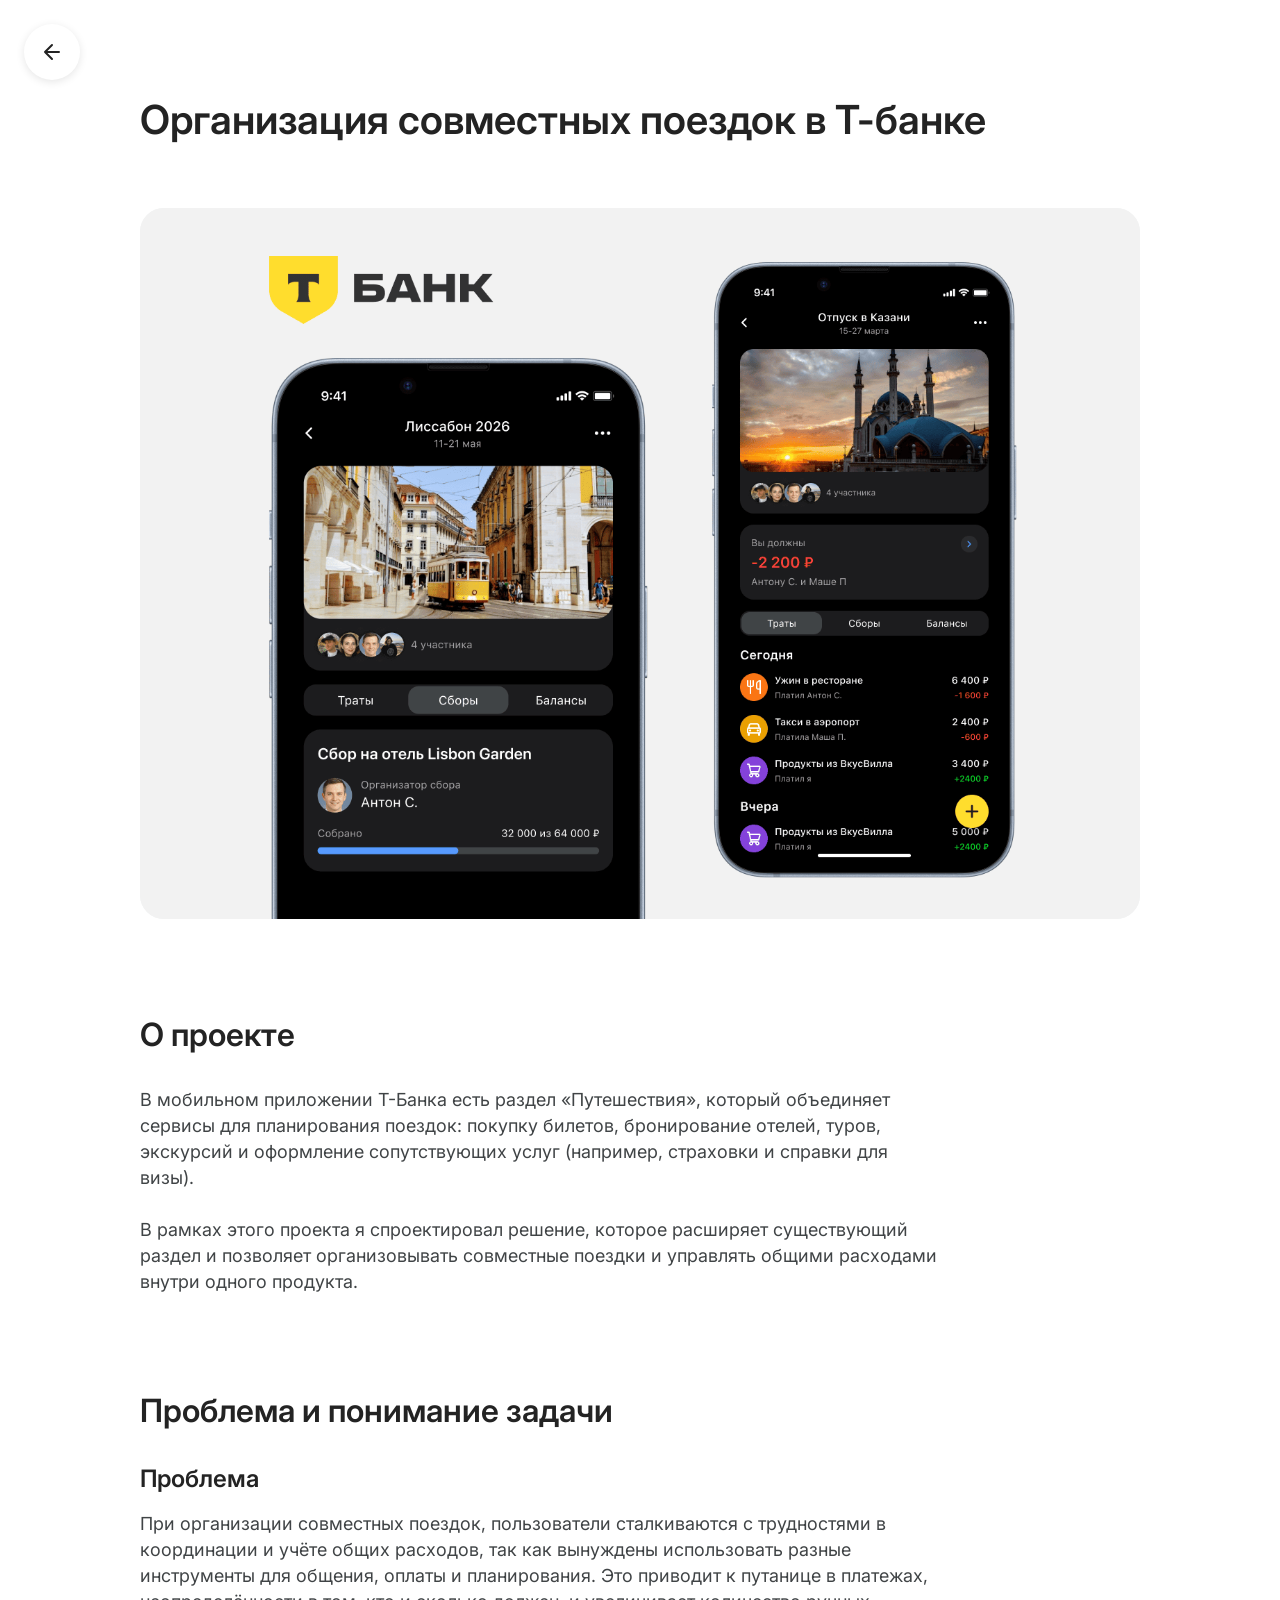
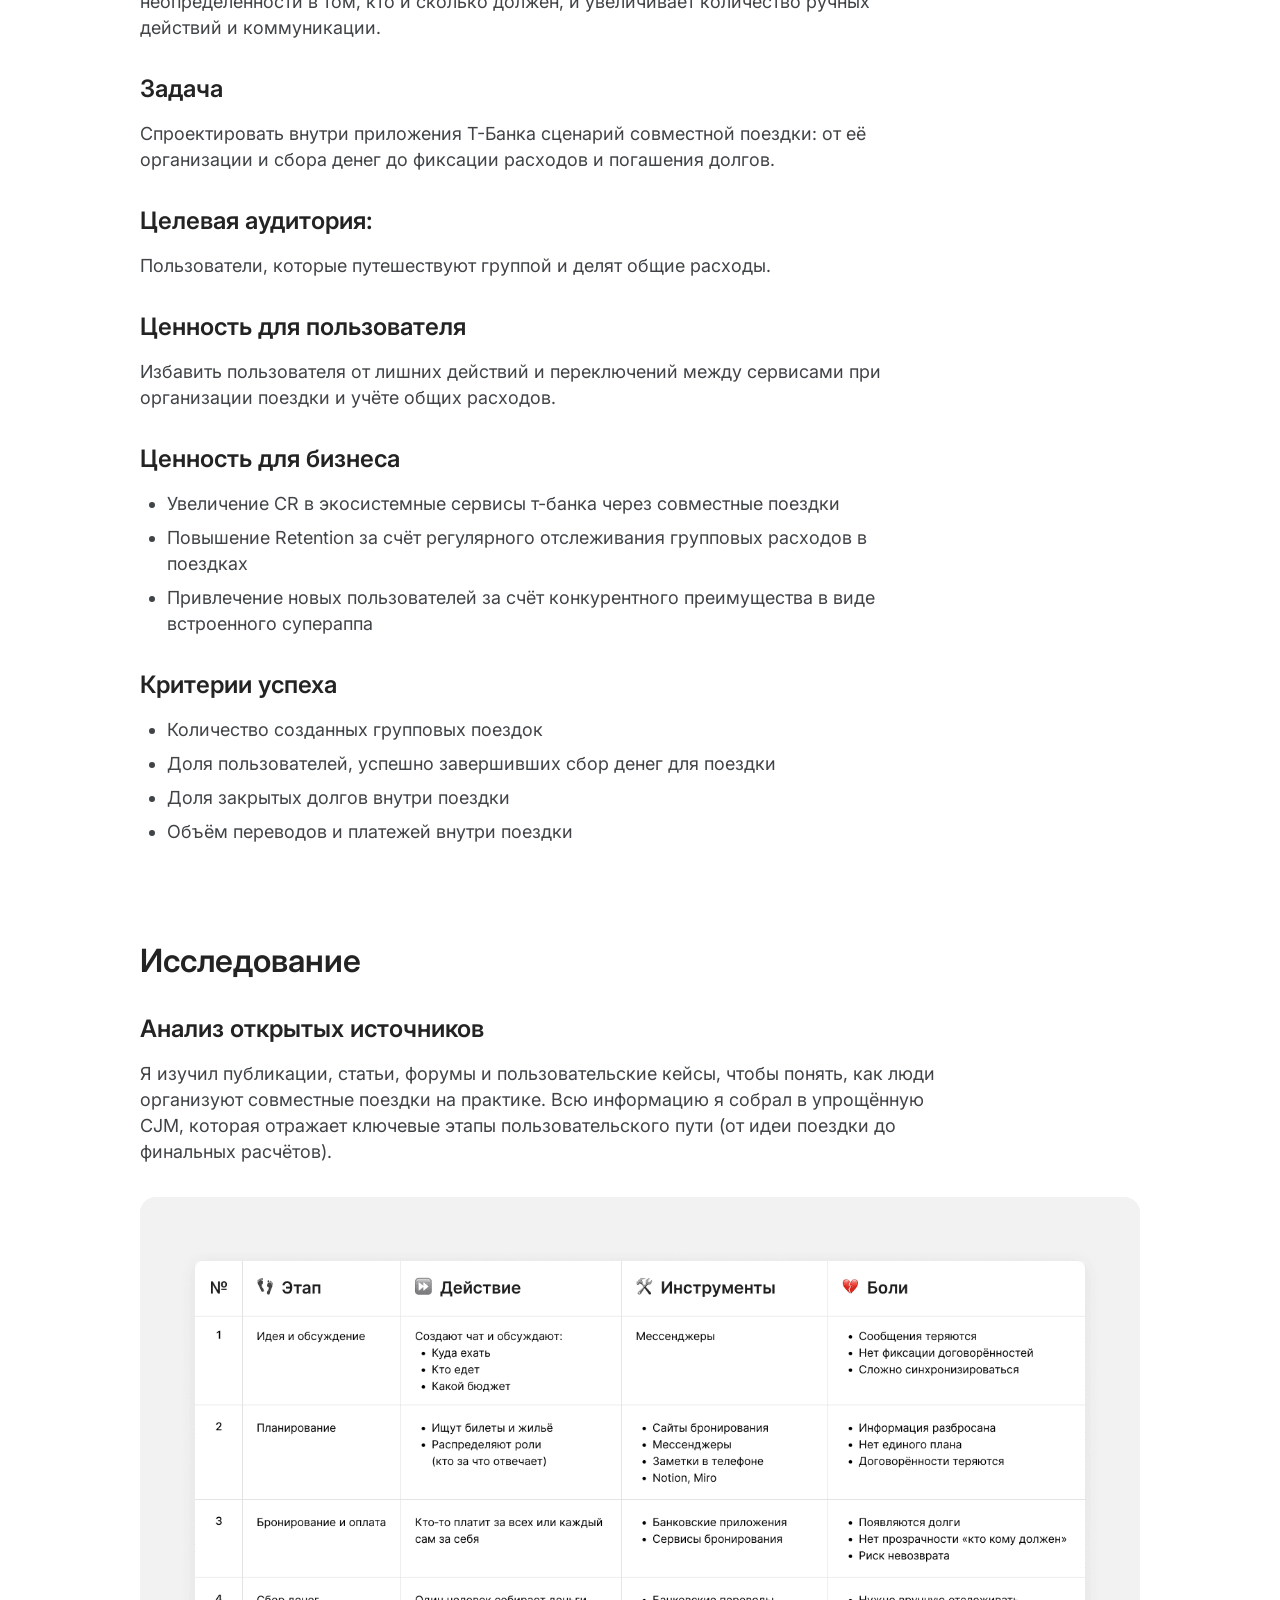
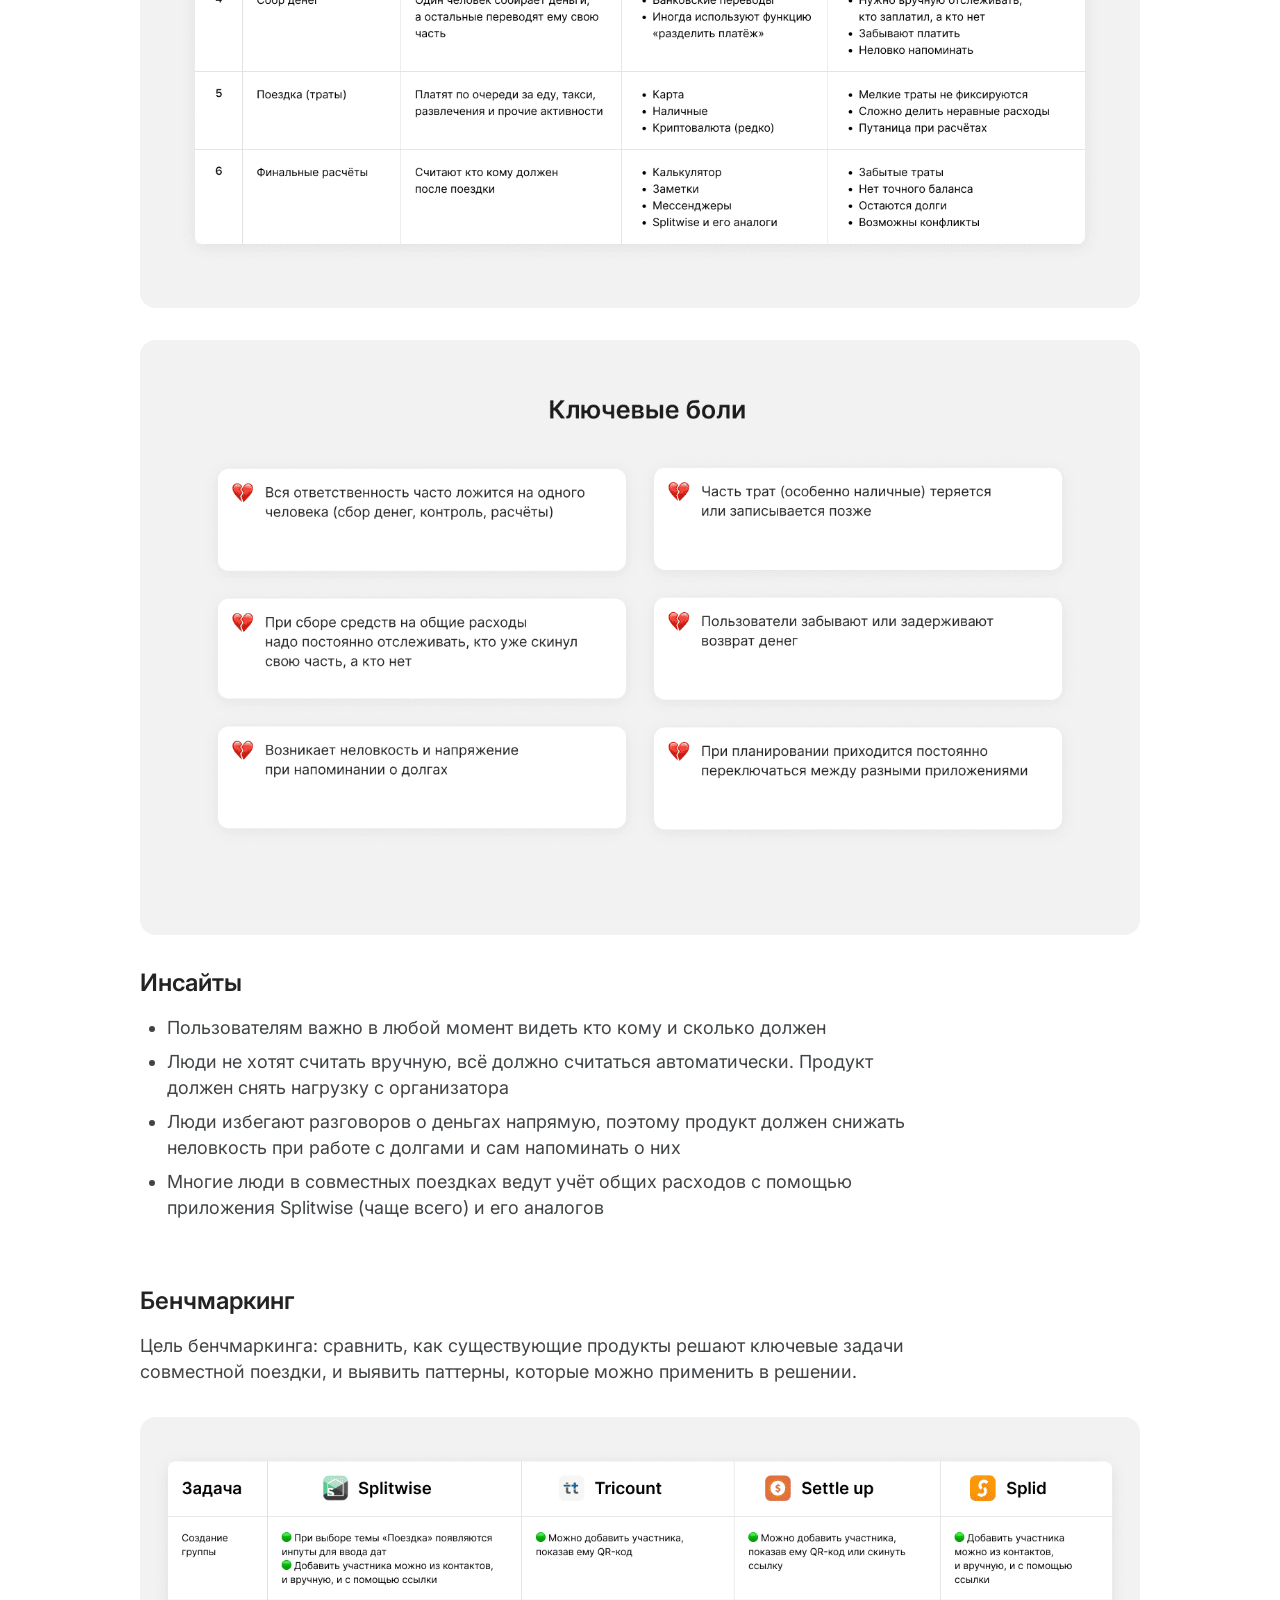
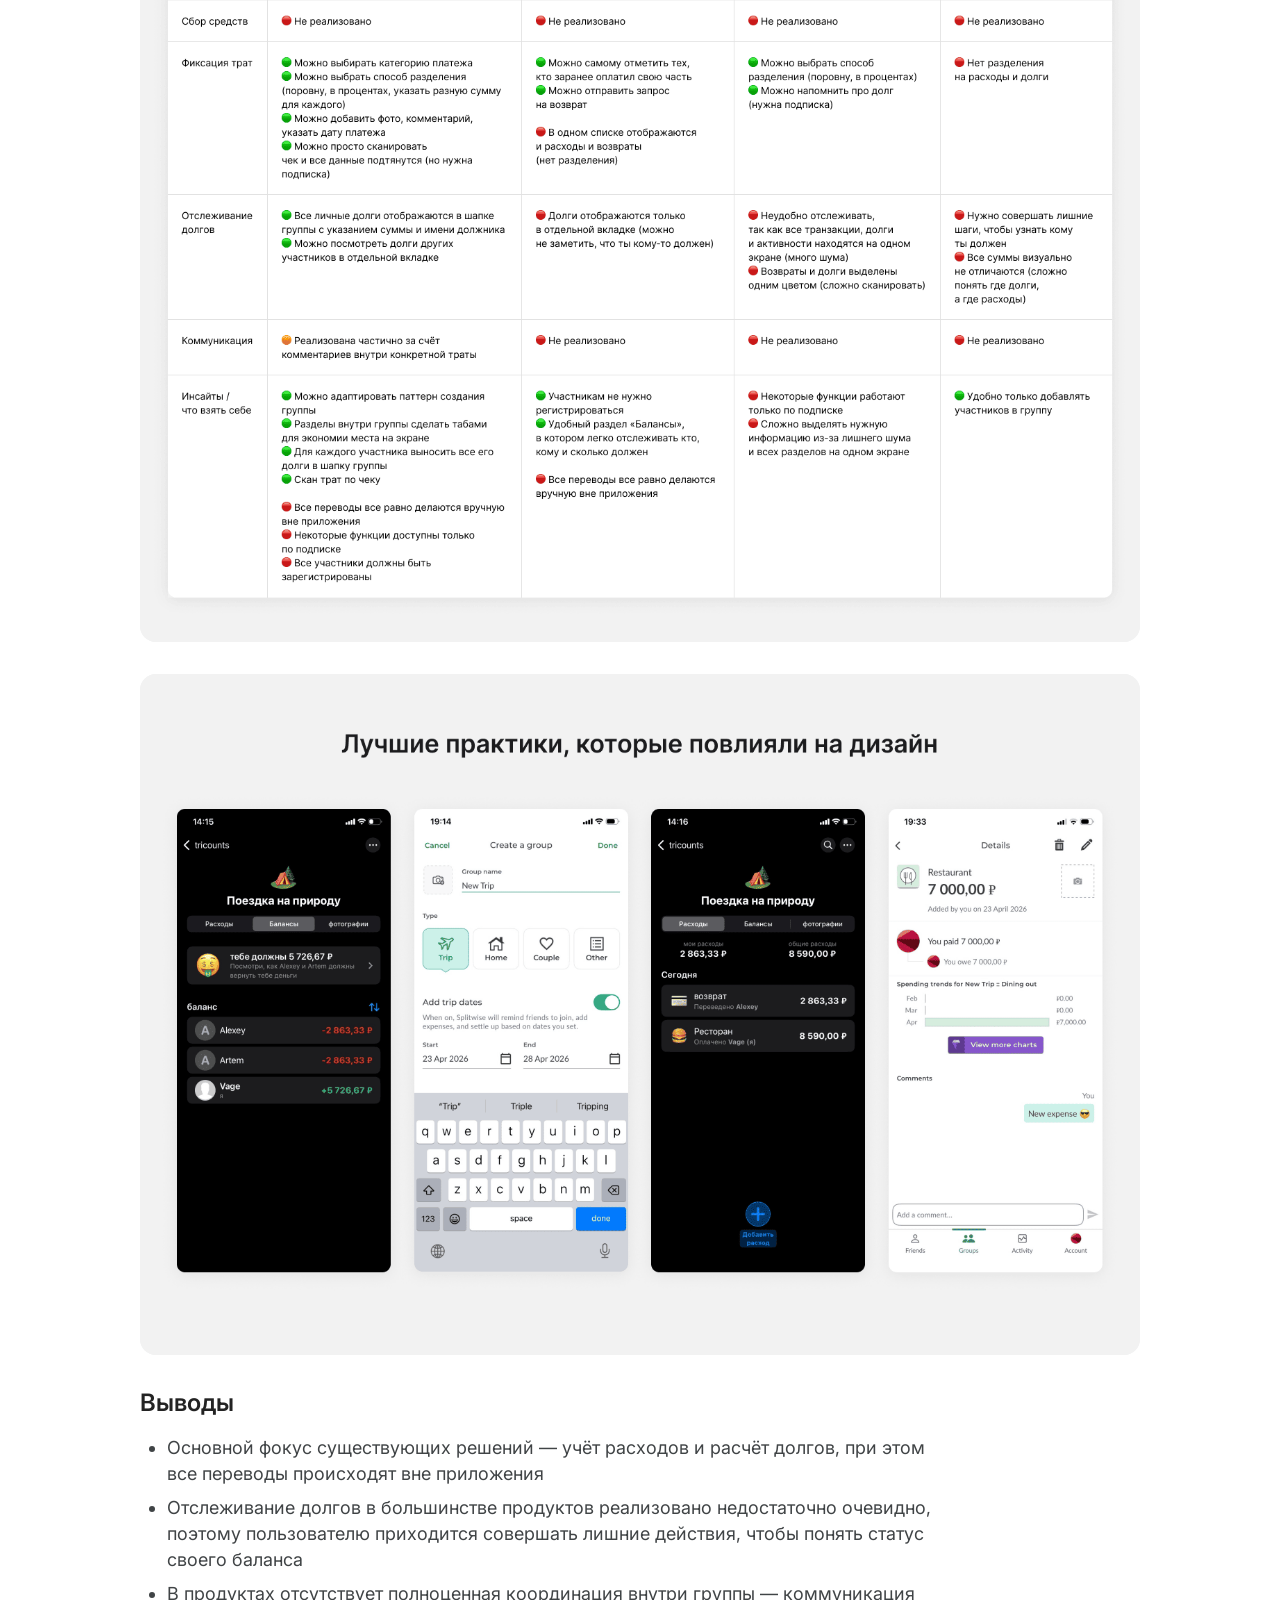
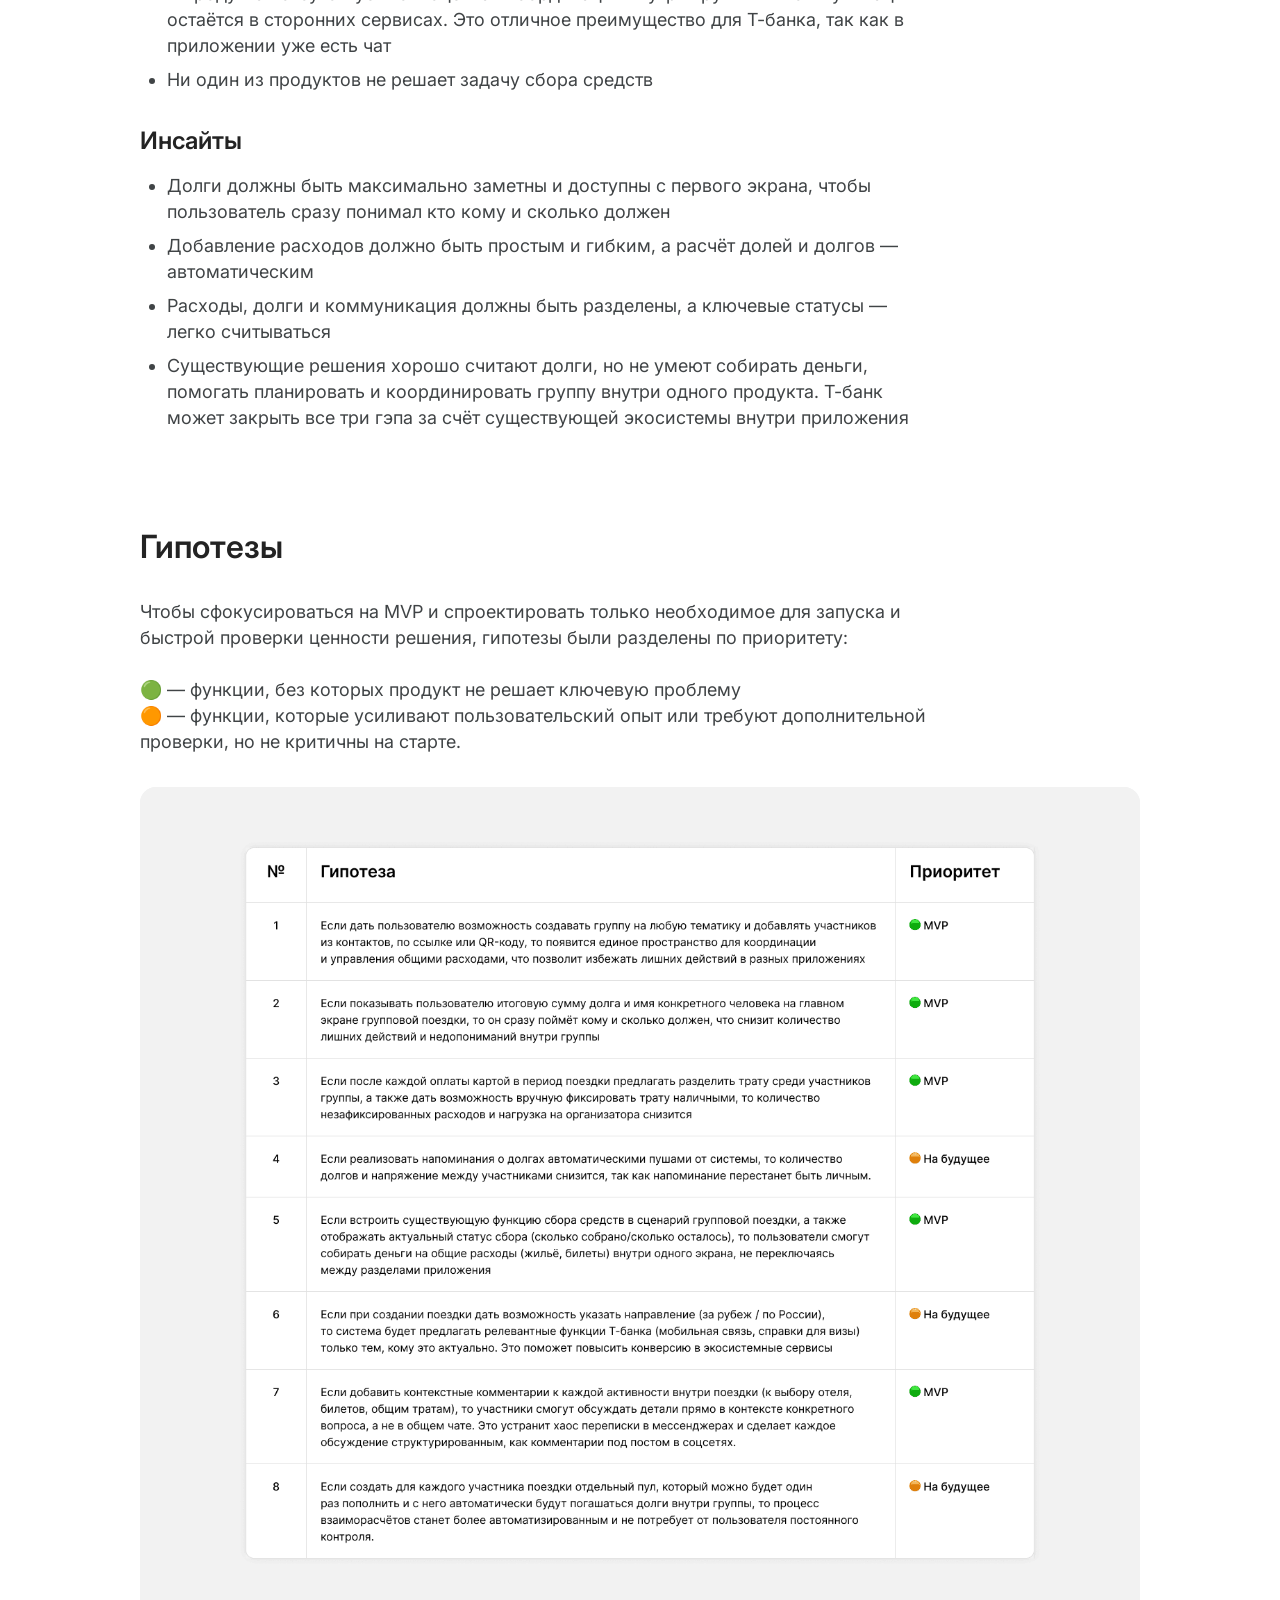
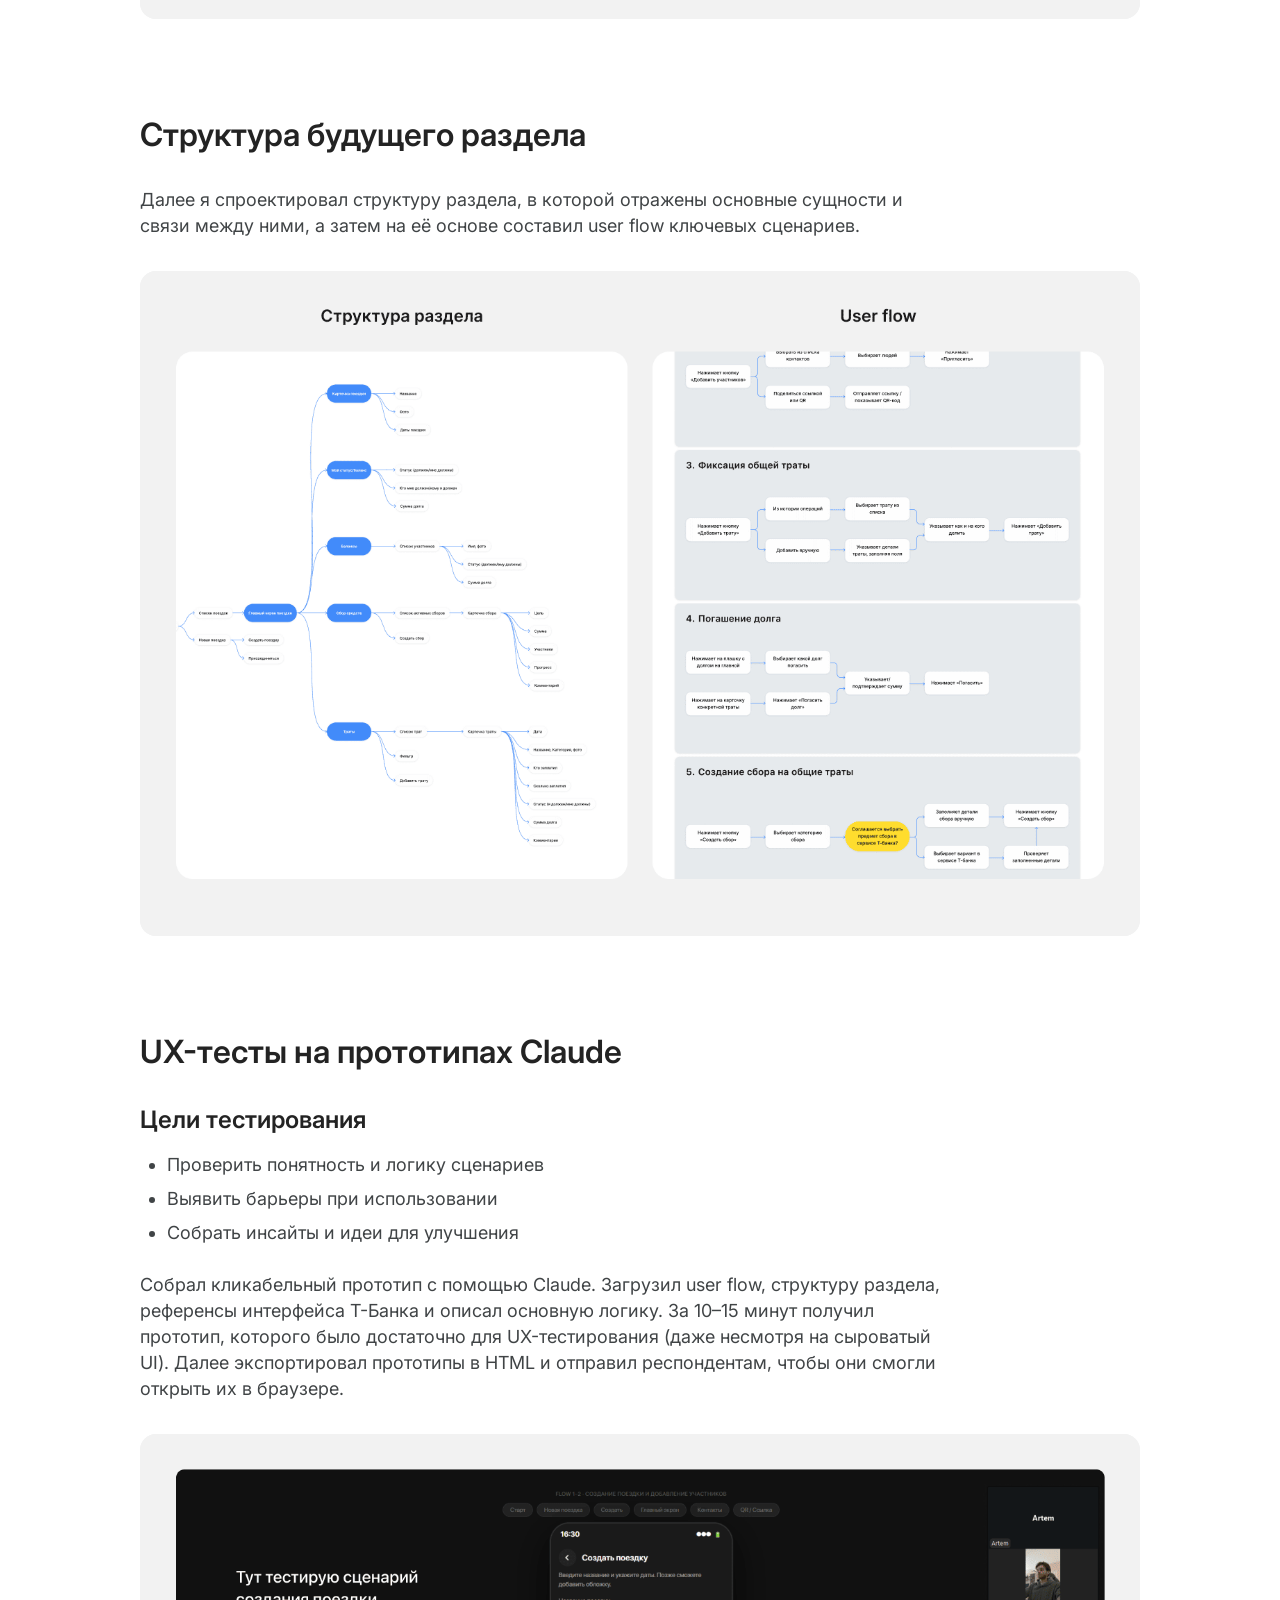
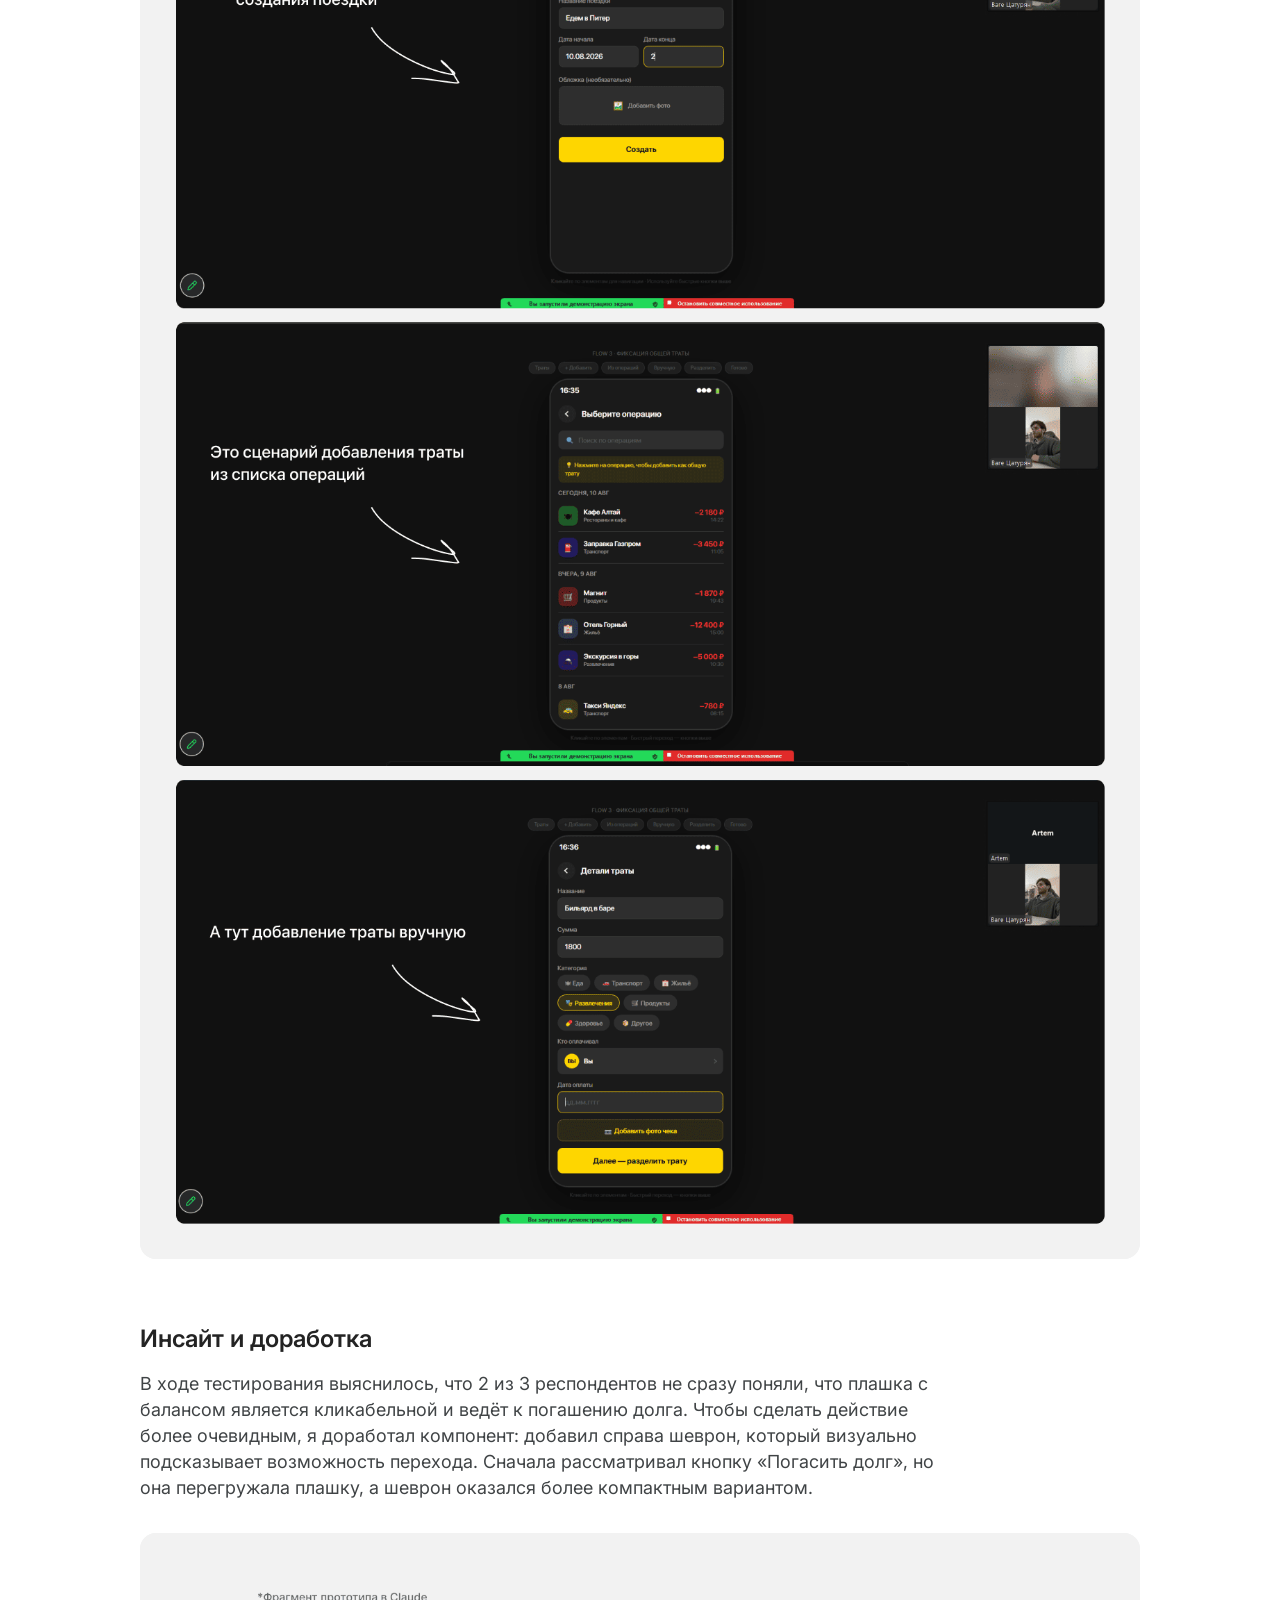
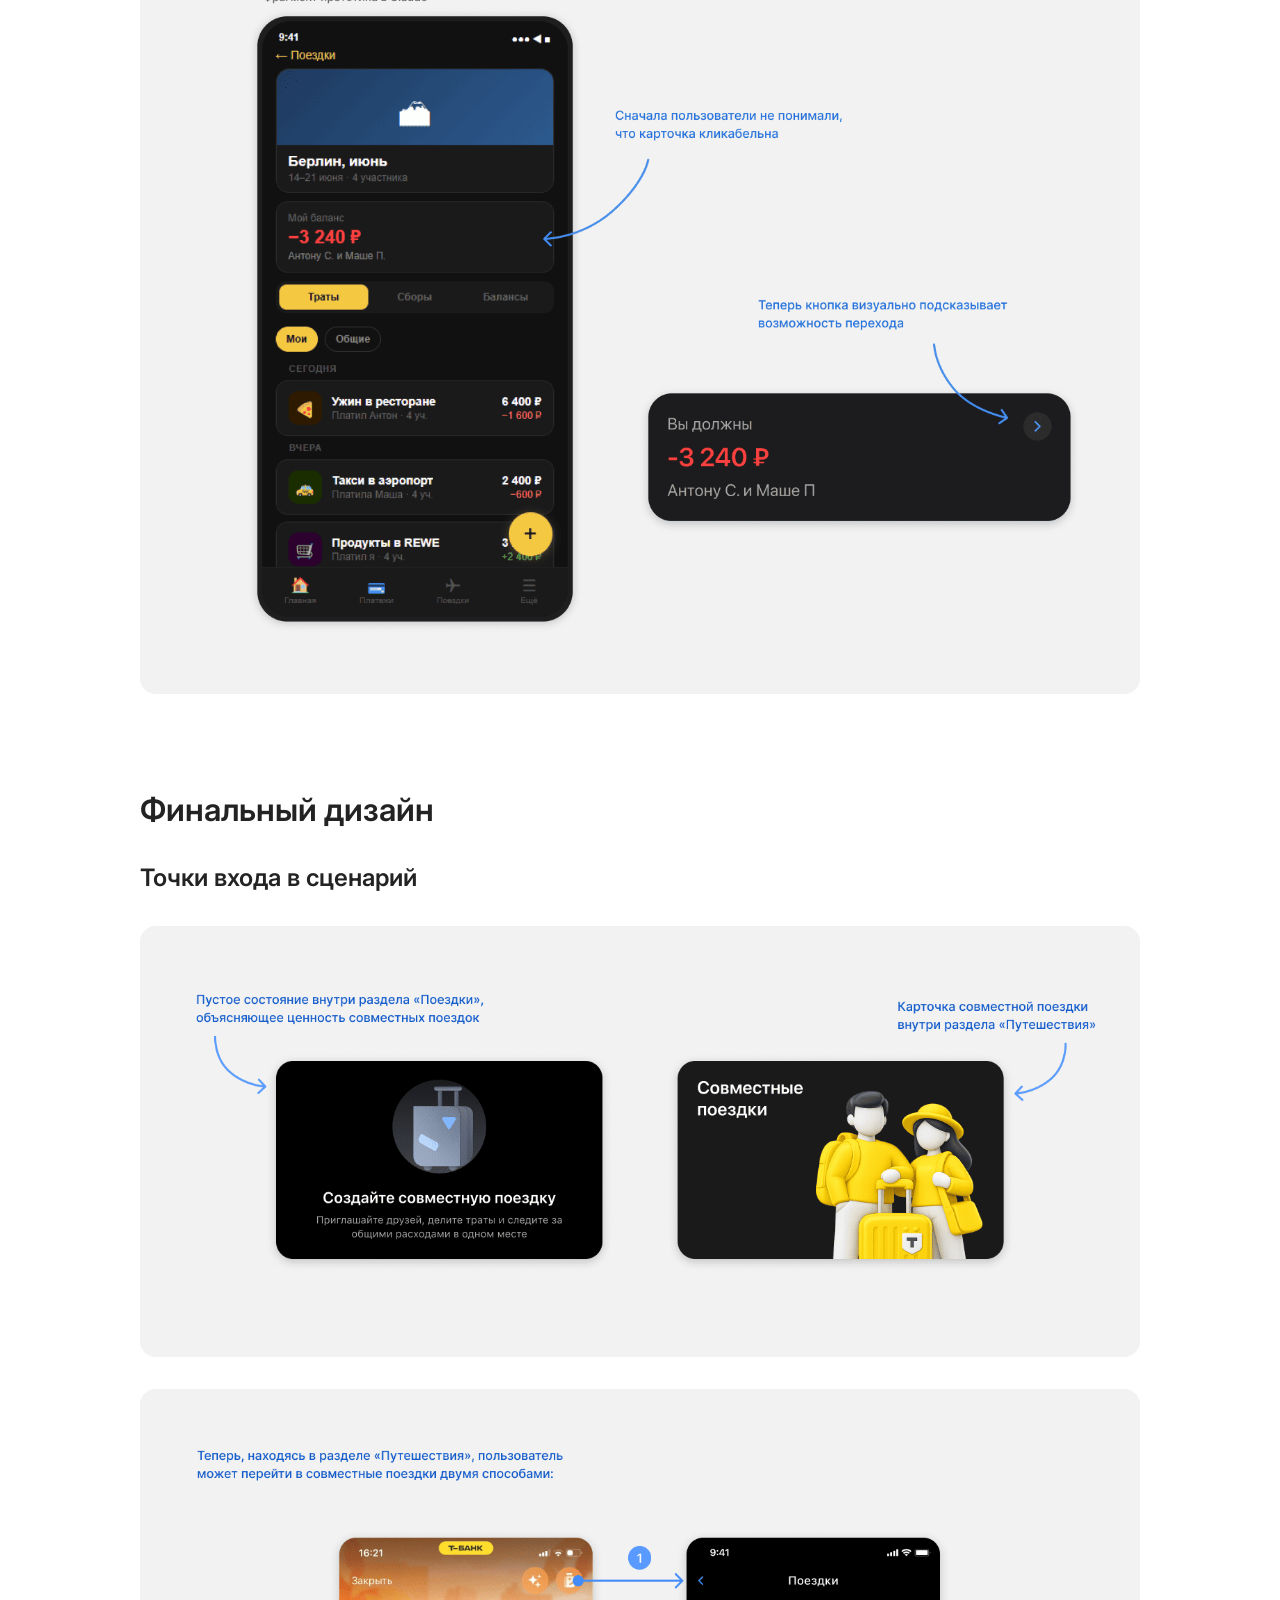
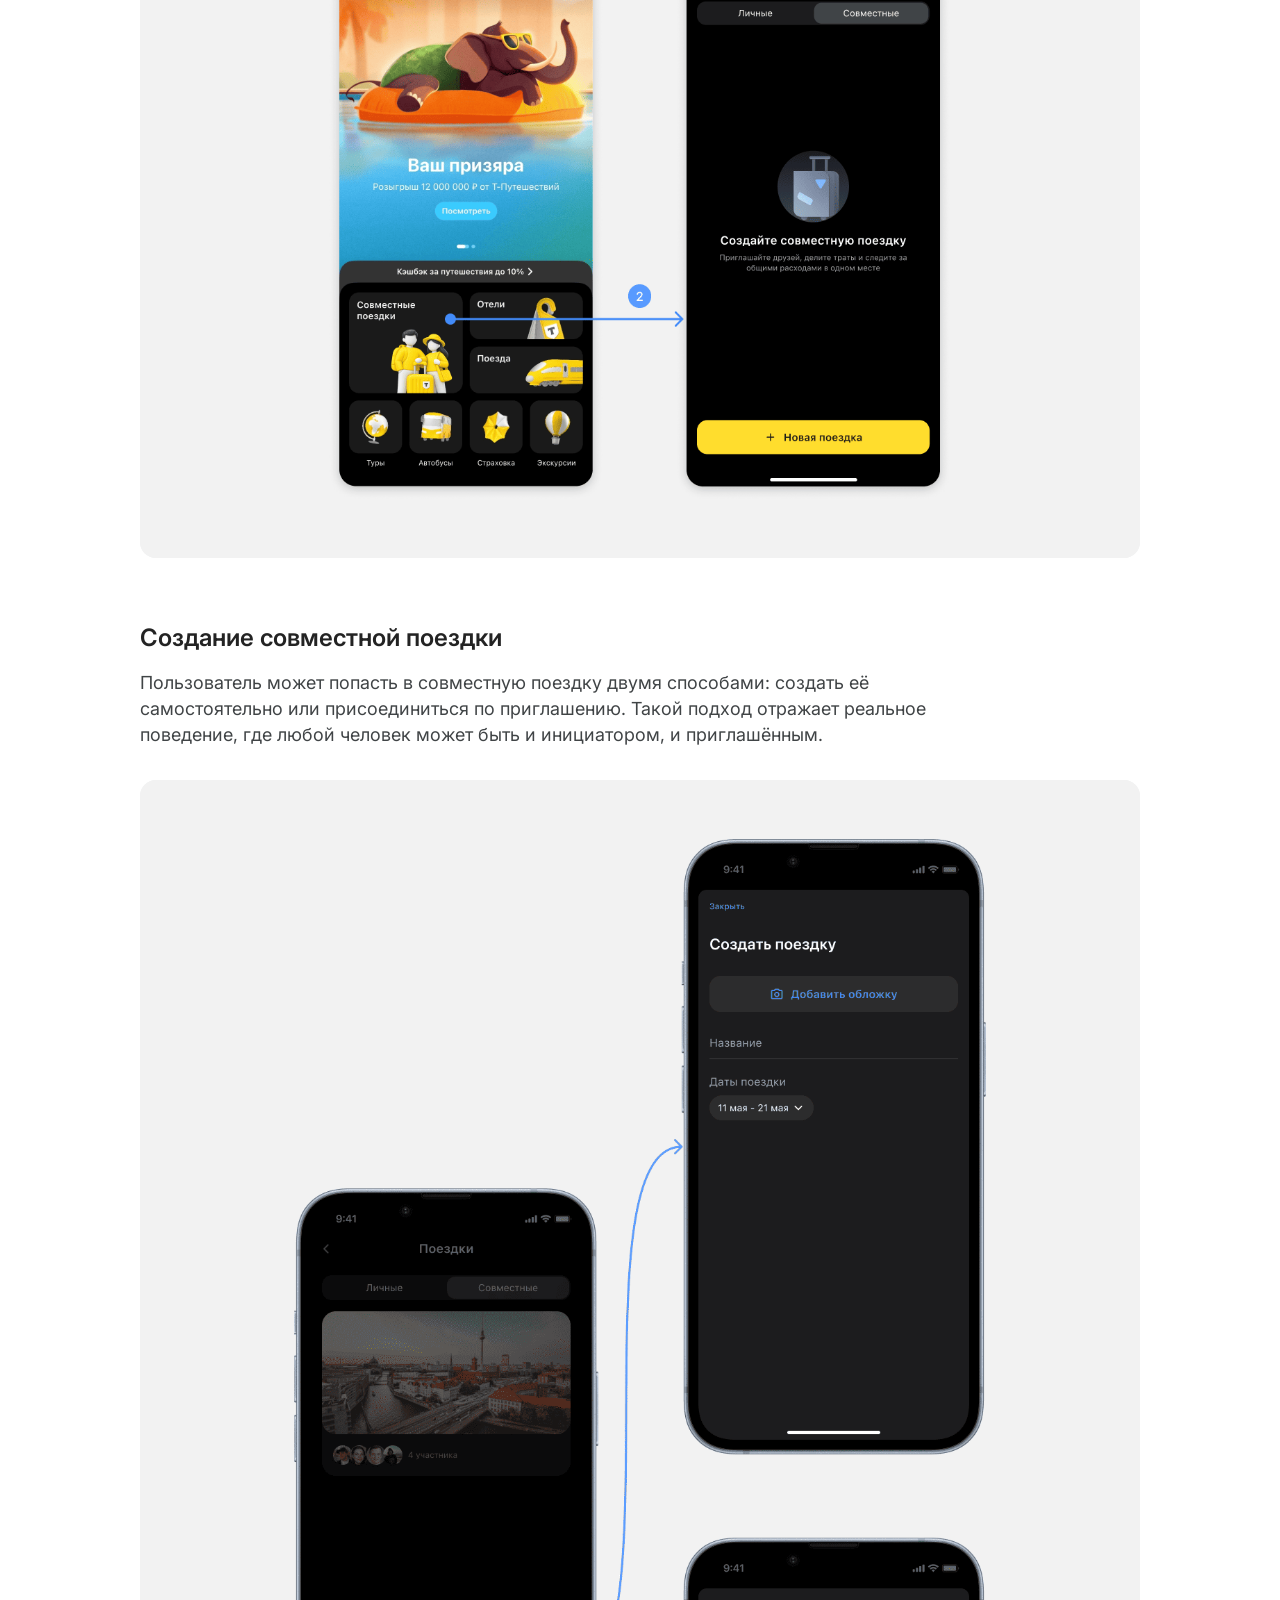
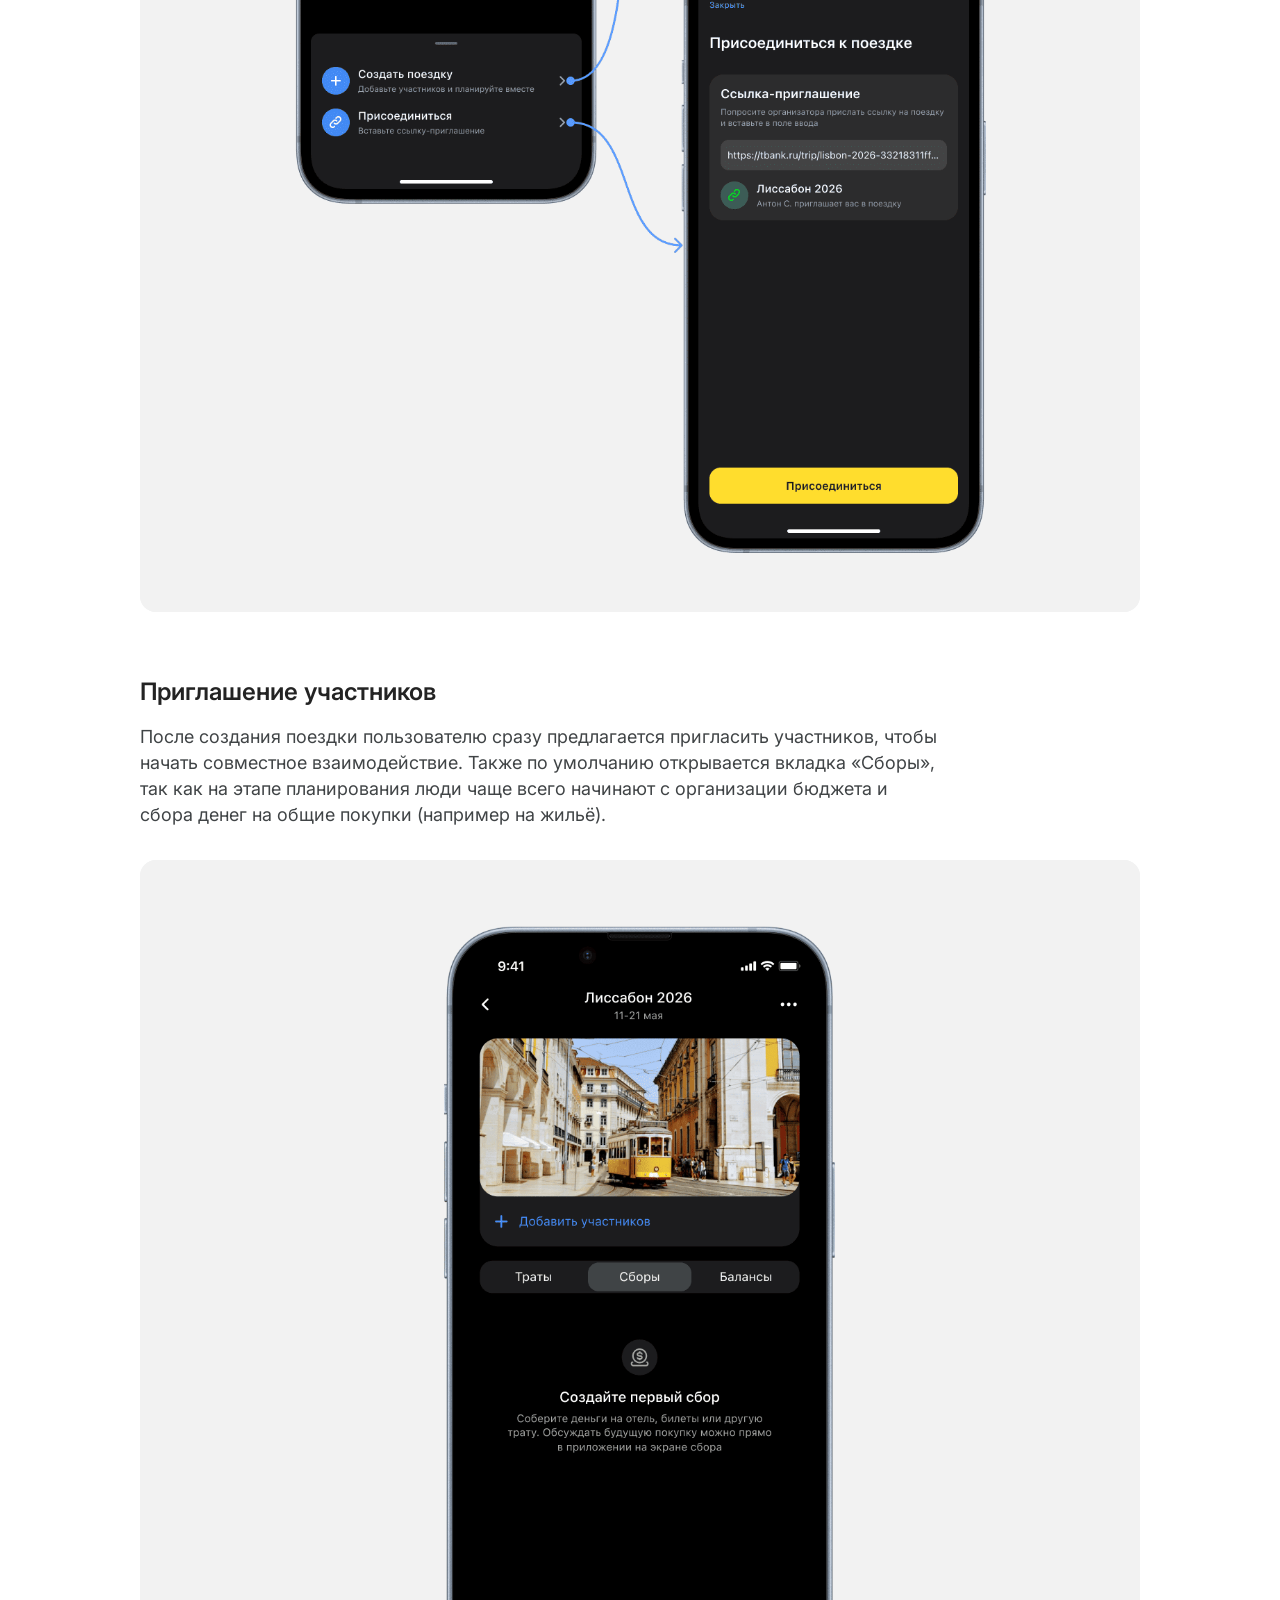
<file: case-tbank.html>
<!DOCTYPE html>
<html lang="ru">
<head>
<meta charset="UTF-8">
<meta name="viewport" content="width=device-width, initial-scale=1.0">
<title>Организация совместных поездок в Т-банке — Ваге Цатурян</title>
<link rel="preconnect" href="https://fonts.googleapis.com">
<link rel="preconnect" href="https://fonts.gstatic.com" crossorigin>
<link href="https://fonts.googleapis.com/css2?family=Inter:wght@400;500;600&display=swap" rel="stylesheet">
<style>
/* ===== Дизайн-токены (взяты из Figma) ===== */
:root {
  --color-black: #232323;
  --color-gray-700: #404446;
  --color-gray-200: #E1E1E1;
  --color-gray-100: #F2F4F5;
  --color-white: #FFFFFF;

  --font-main: 'Inter', -apple-system, BlinkMacSystemFont, sans-serif;

  --radius-l: 24px;
  --radius-m: 16px;
  --radius-pill: 40px;

  --content-width: 1000px;
  --text-width: 800px;
}

* { box-sizing: border-box; }

html { scroll-behavior: smooth; }

body {
  margin: 0;
  font-family: var(--font-main);
  color: var(--color-gray-700);
  background: var(--color-white);
  -webkit-font-smoothing: antialiased;
}

img { display: block; max-width: 100%; }

a { text-decoration: none; color: inherit; }

ul { margin: 0; padding: 0; }
li { margin-bottom: 8px; }
li:last-child { margin-bottom: 0; }

p { margin: 0; }

/* ===== Типографика ===== */
.h1 { font-size: 40px; line-height: 48px; font-weight: 600; color: var(--color-black); margin: 0; }
.h2 { font-size: 32px; line-height: 40px; font-weight: 600; color: var(--color-black); margin: 0; }
.h3 { font-size: 24px; line-height: 32px; font-weight: 600; color: var(--color-black); margin: 0; }
.text-l { font-size: 18px; line-height: 26px; font-weight: 400; }
.text-l-medium { font-size: 18px; line-height: 26px; font-weight: 500; color: var(--color-black); }
.text-m { font-size: 16px; line-height: 24px; font-weight: 400; }

/* ===== Иконка стрелки (инлайн, без картинок) ===== */
.icon-arrow {
  width: 24px;
  height: 24px;
  flex-shrink: 0;
}
.icon-arrow svg { display: block; width: 100%; height: 100%; }

/* ===== Плейсхолдер для ещё не загруженных картинок ===== */
.img-box {
  position: relative;
  width: 100%;
  border-radius: var(--radius-m);
  overflow: hidden;
  background: var(--color-gray-100);
}
.img-box img {
  width: 100%;
  height: 100%;
  object-fit: cover;
  display: block;
}
.img-placeholder {
  display: none;
  align-items: center;
  justify-content: center;
  text-align: center;
  padding: 24px;
  width: 100%;
  height: 100%;
  min-height: 160px;
  color: #9AA0A3;
  font-size: 14px;
  line-height: 20px;
  background:
    repeating-linear-gradient(45deg, #EDEFF0, #EDEFF0 10px, #F5F6F7 10px, #F5F6F7 20px);
}
.img-box.is-broken img { display: none; }
.img-box.is-broken .img-placeholder { display: flex; }

/* ===== Header controls: back button ===== */
.back-btn {
  position: fixed;
  top: 24px;
  left: 24px;
  z-index: 50;
  display: flex;
  align-items: center;
  justify-content: center;
  width: 56px;
  height: 56px;
  background: var(--color-white);
  border-radius: var(--radius-pill);
  box-shadow: 0px 2px 8px rgba(0,0,0,0.1);
  color: var(--color-black);
  transition: transform 0.2s ease;
}
.back-btn:hover { transform: scale(1.08); }
.back-btn:active { transform: scale(0.97); }

/* ===== Home link ===== */
.home-link {
  display: inline-flex;
  align-items: center;
  gap: 4px;
  color: var(--color-gray-700);
  transition: color 0.2s ease;
}
.home-link .text-l { font-size: 18px; line-height: 26px; }
.home-link:hover { color: var(--color-black); }

/* ===== Contact chips ===== */
.contacts {
  display: flex;
  flex-wrap: wrap;
  gap: 20px;
  align-items: center;
  justify-content: center;
}
.contact-chip {
  display: inline-flex;
  align-items: center;
  justify-content: center;
  padding: 12px 24px;
  border-radius: var(--radius-pill);
  background: var(--color-gray-100);
  color: var(--color-black);
  font-size: 18px;
  line-height: 26px;
  white-space: nowrap;
  transition: background-color 0.2s ease;
}
.contact-chip:hover { background: var(--color-gray-200); }

/* ===== Cover zoom-on-hover (использовано и на витрине, и в "других проектах") ===== */
.case-cover {
  position: relative;
  border-radius: var(--radius-l);
  overflow: hidden;
  display: block;
  background: var(--color-gray-100);
}
.case-cover img {
  width: 100%;
  height: 100%;
  object-fit: cover;
  transition: transform 0.4s cubic-bezier(0.2, 0.8, 0.2, 1);
}
.case-cover:hover img { transform: scale(1.05); }

/* ===================================================== */
/* ===================  ВИТРИНА  ======================== */
/* ===================================================== */

.portfolio-page {
  padding: 96px 24px 140px;
  display: flex;
  justify-content: center;
}
.portfolio-content {
  width: 100%;
  max-width: var(--text-width);
  display: flex;
  flex-direction: column;
  align-items: center;
  gap: 128px;
}

.hero-block {
  display: flex;
  flex-direction: column;
  align-items: center;
  gap: 52px;
  width: 100%;
}
.hero-content {
  display: flex;
  flex-direction: column;
  align-items: center;
  gap: 32px;
  width: 100%;
}
.photo-container {
  width: 264px;
  height: 264px;
  position: relative;
}
.photo-surface {
  position: absolute;
  left: 25px;
  top: 16px;
  width: 200px;
  height: 209px;
  background: var(--color-gray-100);
  border-radius: 32px;
  transform: rotate(-4deg);
}
.photo-frame {
  position: absolute;
  left: 43px;
  top: 30px;
  width: 200px;
  height: 209px;
  border-radius: 32px;
  transform: rotate(2deg);
  box-shadow: 0px 4px 20px rgba(0,0,0,0.25);
  background: var(--color-gray-100);
}
/* Обрезка картинки под скругление вынесена в отдельный вложенный слой,
   чтобы box-shadow родителя не задевался маской (иначе тень пропадает). */
.photo-frame-clip {
  width: 100%;
  height: 100%;
  border-radius: inherit;
  overflow: hidden;
  /* фикс бага Safari: overflow:hidden + border-radius + transform иногда
     обрезают скруглённые уголки неточно, особенно на маленьких размерах.
     Маска вместо overflow-clip решает проблему во всех браузерах. */
  -webkit-mask-image: -webkit-radial-gradient(circle, #fff 100%, #000 100%);
  mask-image: radial-gradient(circle, #fff 100%, #000 100%);
}
.photo-frame img { width: 100%; height: 100%; object-fit: cover; border-radius: inherit; display: block; }

.intro { display: flex; flex-direction: column; gap: 24px; text-align: center; width: 100%; }
.intro .h1 { }
.intro a { text-decoration: underline; }

.cases-list {
  display: flex;
  flex-direction: column;
  gap: 80px;
  width: 100%;
}
.case-item { display: flex; flex-direction: column; gap: 24px; width: 100%; }
.case-item .case-cover { aspect-ratio: 800 / 569; }
.case-item .case-desc { display: flex; flex-direction: column; gap: 8px; }
.case-item .case-desc .title { color: var(--color-black); font-size: 24px; line-height: 32px; font-weight: 600; }

.about-me { display: flex; flex-direction: column; gap: 32px; width: 100%; }
.about-me .skills { display: flex; flex-direction: column; gap: 16px; }
.about-me ul { list-style: disc; padding-left: 27px; }

/* ===================================================== */
/* ===================  СТРАНИЦА КЕЙСА  ================= */
/* ===================================================== */

.case-page {
  padding: 96px 24px 140px;
  display: flex;
  flex-direction: column;
  align-items: center;
  gap: 64px;
}
.case-content {
  width: 100%;
  max-width: var(--content-width);
  display: flex;
  flex-direction: column;
  gap: 96px;
}

.case-hero { display: flex; flex-direction: column; gap: 64px; width: 100%; }
.case-hero .case-cover { width: 100%; }

.case-section { display: flex; flex-direction: column; gap: 32px; width: 100%; }
.case-section .h2 { max-width: var(--text-width); }
.section-groups { display: flex; flex-direction: column; gap: 64px; width: 100%; }
.section-group { display: flex; flex-direction: column; gap: 32px; width: 100%; }
.section-group-text { display: flex; flex-direction: column; gap: 16px; max-width: var(--text-width); }
.section-group p.text-l,
.case-section > p.text-l,
.section-group-text .text-l,
.section-group ul.text-l { color: var(--color-gray-700); max-width: var(--text-width); }

.case-image { width: 100%; }
.case-image.is-full { }

/* Task / list-heavy sections that use a narrower column */
.task-groups { display: flex; flex-direction: column; gap: 32px; }
.task-group { display: flex; flex-direction: column; gap: 16px; max-width: var(--text-width); width: 100%; }

/* Other works block */
.other-works { display: flex; flex-direction: column; align-items: flex-start; gap: 32px; width: 100%; }
.other-works-grid { display: flex; gap: 40px; width: 100%; }
.other-work-card { display: flex; flex-direction: column; gap: 24px; flex: 1; }
.other-work-card .case-cover { aspect-ratio: 480 / 341; }
.other-work-card .desc { display: flex; flex-direction: column; gap: 8px; }

.case-page .home-link { margin-top: 0; }

hr.spacer { border: none; }

/* ===================================================== */
/* =======================  АДАПТИВ  ==================== */
/* ===================================================== */

/* ---------- ПЛАНШЕТ: 600–1023px (ориентир — фрейм 744px) ---------- */
@media (min-width: 600px) and (max-width: 1023px) {

  .case-page, .portfolio-page { padding-left: 40px; padding-right: 40px; padding-top: 84px; padding-bottom: 112px; }

  .h1 { font-size: 34px; line-height: 42px; }
  .h2 { font-size: 27px; line-height: 34px; }
  .h3 { font-size: 21px; line-height: 28px; }
  .text-l, .section-group p.text-l, .case-section > p.text-l, .section-group-text .text-l, .section-group ul.text-l { font-size: 16px; line-height: 24px; }
  .text-l-medium { font-size: 16px; line-height: 24px; }
  .text-m { font-size: 14px; line-height: 22px; }

  .portfolio-content { gap: 100px; }
  .hero-block { gap: 40px; }
  .hero-content { gap: 28px; }
  .cases-list { gap: 64px; }
  .case-item { gap: 20px; }
  .about-me { gap: 28px; }
  .about-me .skills { gap: 14px; }

  .photo-container { width: 224px; height: 224px; }
  .photo-surface { left: 21px; top: 14px; width: 170px; height: 178px; border-radius: 22px; }
  .photo-frame { left: 37px; top: 26px; width: 170px; height: 178px; border-radius: 22px; }

  .contacts { gap: 14px; }
  .contact-chip { padding: 10px 20px; font-size: 16px; line-height: 24px; }

  .case-content { gap: 72px; }
  .case-hero { gap: 48px; }
  .case-section { gap: 28px; }
  .section-groups { gap: 48px; }
  .section-group { gap: 28px; }
  .section-group-text { gap: 14px; }
  .task-groups { gap: 28px; }
  .task-group { gap: 14px; }
  .other-works { gap: 28px; }
  .other-works-grid { gap: 28px; }
  .other-work-card { gap: 20px; }
  .other-work-card .desc { gap: 6px; }

  .back-btn { width: 52px; height: 52px; top: 20px; left: 20px; }
  .home-link { gap: 4px; }
}

/* ---------- МОБИЛКА: ≤599px (ориентир — фрейм 390px) ---------- */
@media (max-width: 599px) {

  .case-page, .portfolio-page { padding-left: 20px; padding-right: 20px; padding-top: 76px; padding-bottom: 88px; }

  .h1 { font-size: 26px; line-height: 32px; }
  .h2 { font-size: 21px; line-height: 27px; }
  .h3 { font-size: 17px; line-height: 23px; }
  .text-l, .section-group p.text-l, .case-section > p.text-l, .section-group-text .text-l, .section-group ul.text-l { font-size: 14px; line-height: 20px; }
  .text-l-medium { font-size: 15px; line-height: 21px; }
  .text-m { font-size: 13px; line-height: 18px; }

  .portfolio-content { gap: 64px; }
  .hero-block { gap: 24px; }
  .hero-content { gap: 18px; }
  .intro { gap: 14px; }
  .cases-list { gap: 40px; }
  .case-item { gap: 12px; }
  .case-item .case-desc { gap: 6px; }
  .about-me { gap: 18px; }
  .about-me .skills { gap: 10px; }
  ul li { margin-bottom: 6px; }

  .photo-container { width: 160px; height: 160px; }
  .photo-surface { left: 15px; top: 10px; width: 122px; height: 127px; border-radius: 16px; }
  .photo-frame { left: 26px; top: 18px; width: 122px; height: 127px; border-radius: 16px; }

  .contacts { gap: 10px; row-gap: 10px; }
  .contact-chip { padding: 8px 16px; font-size: 14px; line-height: 20px; }

  .case-content { gap: 48px; }
  .case-hero { gap: 32px; }
  .case-section { gap: 20px; }
  .section-groups { gap: 32px; }
  .section-group { gap: 20px; }
  .section-group-text { gap: 10px; }
  .task-groups { gap: 20px; }
  .task-group { gap: 10px; }
  .other-works { gap: 20px; }
  .other-works-grid { flex-direction: column; gap: 32px; }
  .other-work-card { gap: 14px; }
  .other-work-card .desc { gap: 4px; }

  .back-btn { width: 48px; height: 48px; top: 20px; left: 20px; }
  .icon-arrow { width: 20px; height: 20px; }
  .home-link { gap: 4px; }
  .home-link .text-l { font-size: 14px; line-height: 20px; }
}

</style>
<!-- Yandex.Metrika counter -->
<script type="text/javascript">
    (function(m,e,t,r,i,k,a){
        m[i]=m[i]||function(){(m[i].a=m[i].a||[]).push(arguments)};
        m[i].l=1*new Date();
        for (var j = 0; j < document.scripts.length; j++) {if (document.scripts[j].src === r) { return; }}
        k=e.createElement(t),a=e.getElementsByTagName(t)[0],k.async=1,k.src=r,a.parentNode.insertBefore(k,a)
    })(window, document,'script','https://mc.yandex.ru/metrika/tag.js?id=112100599', 'ym');
    ym(112100599, 'init', {ssr:true, webvisor:true, clickmap:true, ecommerce:"dataLayer", referrer: document.referrer, url: location.href, accurateTrackBounce:true, trackLinks:true});
</script>
<noscript><div><img src="https://mc.yandex.ru/watch/112100599" style="position:absolute; left:-9999px;" alt="" /></div></noscript>
<!-- /Yandex.Metrika counter -->
</head>
<body data-page="case">

<a class="back-btn" href="index.html" onclick="sessionStorage.setItem('restoreScroll','1')" aria-label="Назад на витрину">
  <span class="icon-arrow"><svg viewBox="0 0 24 24" fill="none"><path d="M19 12H5M5 12L12 19M5 12L12 5" stroke="currentColor" stroke-width="2" stroke-linecap="round" stroke-linejoin="round"/></svg></span>
</a>

<main class="case-page">
  <div class="case-content">

    <!-- HERO -->
    <section class="case-hero">
      <p class="h1">Организация совместных поездок в Т-банке</p>
      <div class="case-cover img-box case-image" style="aspect-ratio:1000/711;">
        <img src="images/tbank/hero.png" alt="Обложка кейса Т-банк" loading="lazy">
        <div class="img-placeholder">Фрейм «Обложка» (hero) →<br>images/tbank/hero.png</div>
      </div>
    </section>

    <!-- CONTEXT -->
    <section class="case-section">
      <p class="h2">О проекте</p>
      <div class="text-l" style="max-width:800px;">
        <p>В мобильном приложении Т-Банка есть раздел «Путешествия», который объединяет сервисы для планирования поездок: покупку билетов, бронирование отелей, туров, экскурсий и оформление сопутствующих услуг (например, страховки и справки для визы).</p>
        <br>
        <p>В рамках этого проекта я спроектировал решение, которое расширяет существующий раздел и позволяет организовывать совместные поездки и управлять общими расходами внутри одного продукта.</p>
      </div>
    </section>

    <!-- TASK -->
    <section class="case-section">
      <p class="h2">Проблема и понимание задачи</p>
      <div class="task-groups">
        <div class="task-group">
          <p class="h3">Проблема</p>
          <p class="text-l">При организации совместных поездок, пользователи сталкиваются с трудностями в координации и учёте общих расходов, так как вынуждены использовать разные инструменты для общения, оплаты и планирования. Это приводит к путанице в платежах, неопределённости в том, кто и сколько должен, и увеличивает количество ручных действий и коммуникации.</p>
        </div>
        <div class="task-group">
          <p class="h3">Задача</p>
          <p class="text-l">Спроектировать внутри приложения Т-Банка сценарий совместной поездки: от её организации и сбора денег до фиксации расходов и погашения долгов.</p>
        </div>
        <div class="task-group">
          <p class="h3">Целевая аудитория:</p>
          <p class="text-l">Пользователи, которые путешествуют группой и делят общие расходы.</p>
        </div>
        <div class="task-group">
          <p class="h3">Ценность для пользователя</p>
          <p class="text-l">Избавить пользователя от лишних действий и переключений между сервисами при организации поездки и учёте общих расходов.</p>
        </div>
        <div class="task-group">
          <p class="h3">Ценность для бизнеса</p>
          <ul class="text-l" style="list-style:disc;padding-left:27px;">
            <li>Увеличение CR в экосистемные сервисы т-банка через совместные поездки</li>
            <li>Повышение Retention за счёт регулярного отслеживания групповых расходов в поездках</li>
            <li>Привлечение новых пользователей за счёт конкурентного преимущества в виде встроенного супераппа</li>
          </ul>
        </div>
        <div class="task-group">
          <p class="h3">Критерии успеха</p>
          <ul class="text-l" style="list-style:disc;padding-left:27px;">
            <li>Количество созданных групповых поездок</li>
            <li>Доля пользователей, успешно завершивших сбор денег для поездки</li>
            <li>Доля закрытых долгов внутри поездки</li>
            <li>Объём переводов и платежей внутри поездки</li>
          </ul>
        </div>
      </div>
    </section>

    <!-- RESEARCH -->
    <section class="case-section">
      <p class="h2">Исследование</p>
      <div class="section-groups">

        <div class="section-group">
          <div class="section-group-text">
            <p class="h3">Анализ открытых источников</p>
            <p class="text-l">Я изучил публикации, статьи, форумы и пользовательские кейсы, чтобы понять, как люди организуют совместные поездки на практике. Всю информацию я собрал в упрощённую CJM, которая отражает ключевые этапы пользовательского пути (от идеи поездки до финальных расчётов).</p>
          </div>
          <div class="img-box case-image" style="aspect-ratio:1000/711;">
            <img src="images/tbank/cjm.png" alt="CJM" loading="lazy">
            <div class="img-placeholder">Фрейм «CJM» →<br>images/tbank/cjm.png</div>
          </div>
          <div class="img-box case-image" style="aspect-ratio:1000/595;">
            <img src="images/tbank/pain-points.png" alt="Ключевые боли" loading="lazy">
            <div class="img-placeholder">Фрейм «ключевые боли» →<br>images/tbank/pain-points.png</div>
          </div>
          <div class="section-group-text">
            <p class="h3">Инсайты</p>
            <ul class="text-l" style="list-style:disc;padding-left:27px;">
              <li>Пользователям важно в любой момент видеть кто кому и сколько должен</li>
              <li>Люди не хотят считать вручную, всё должно считаться автоматически. Продукт должен снять нагрузку с организатора</li>
              <li>Люди избегают разговоров о деньгах напрямую, поэтому продукт должен снижать неловкость при работе с долгами и сам напоминать о них</li>
              <li>Многие люди в совместных поездках ведут учёт общих расходов с помощью приложения Splitwise (чаще всего) и его аналогов</li>
            </ul>
          </div>
        </div>

        <div class="section-group">
          <div class="section-group-text">
            <p class="h3">Бенчмаркинг</p>
            <p class="text-l">Цель бенчмаркинга: сравнить, как существующие продукты решают ключевые задачи совместной поездки, и выявить паттерны, которые можно применить в решении.</p>
          </div>
          <div class="img-box case-image" style="aspect-ratio:1000/825;">
            <img src="images/tbank/benchmark.png" alt="Бенчмаркинг" loading="lazy">
            <div class="img-placeholder">Фрейм «бенчмаркинг» →<br>images/tbank/benchmark.png</div>
          </div>
          <div class="img-box case-image" style="aspect-ratio:1000/681;">
            <img src="images/tbank/best-practices.png" alt="Лучшие практики" loading="lazy">
            <div class="img-placeholder">Фрейм «Лучшие практики» →<br>images/tbank/best-practices.png</div>
          </div>
          <div class="section-group-text">
            <p class="h3">Выводы</p>
            <ul class="text-l" style="list-style:disc;padding-left:27px;">
              <li>Основной фокус существующих решений — учёт расходов и расчёт долгов, при этом все переводы происходят вне приложения</li>
              <li>Отслеживание долгов в большинстве продуктов реализовано недостаточно очевидно, поэтому пользователю приходится совершать лишние действия, чтобы понять статус своего баланса</li>
              <li>В продуктах отсутствует полноценная координация внутри группы — коммуникация остаётся в сторонних сервисах. Это отличное преимущество для Т-банка, так как в приложении уже есть чат</li>
              <li>Ни один из продуктов не решает задачу сбора средств</li>
            </ul>
          </div>
          <div class="section-group-text">
            <p class="h3">Инсайты</p>
            <ul class="text-l" style="list-style:disc;padding-left:27px;">
              <li>Долги должны быть максимально заметны и доступны с первого экрана, чтобы пользователь сразу понимал кто кому и сколько должен</li>
              <li>Добавление расходов должно быть простым и гибким, а расчёт долей и долгов — автоматическим</li>
              <li>Расходы, долги и коммуникация должны быть разделены, а ключевые статусы — легко считываться</li>
              <li>Существующие решения хорошо считают долги, но не умеют собирать деньги, помогать планировать и координировать группу внутри одного продукта. Т-банк может закрыть все три гэпа за счёт существующей экосистемы внутри приложения</li>
            </ul>
          </div>
        </div>

      </div>
    </section>

    <!-- HYPOTHESES -->
    <section class="case-section">
      <p class="h2">Гипотезы</p>
      <div class="section-group">
        <div class="text-l" style="max-width:800px;">
          <p>Чтобы сфокусироваться на MVP и спроектировать только необходимое для запуска и быстрой проверки ценности решения, гипотезы были разделены по приоритету:</p>
          <br>
          <p>🟢 — функции, без которых продукт не решает ключевую проблему<br>🟠 — функции, которые усиливают пользовательский опыт или требуют дополнительной проверки, но не критичны на старте.</p>
        </div>
        <div class="img-box case-image" style="aspect-ratio:1000/832;">
          <img src="images/tbank/hypotheses.png" alt="Гипотезы" loading="lazy">
          <div class="img-placeholder">Фрейм «гипотезы» →<br>images/tbank/hypotheses.png</div>
        </div>
      </div>
    </section>

    <!-- STRUCTURE -->
    <section class="case-section">
      <p class="h2">Структура будущего раздела</p>
      <div class="section-group">
        <p class="text-l" style="max-width:800px;">Далее я спроектировал структуру раздела, в которой отражены основные сущности и связи между ними, а затем на её основе составил user flow ключевых сценариев.</p>
        <div class="img-box case-image" style="aspect-ratio:1000/665;">
          <img src="images/tbank/structure-flow.png" alt="Структура и флоу" loading="lazy">
          <div class="img-placeholder">Фрейм «структура и флоу 1» →<br>images/tbank/structure-flow.png</div>
        </div>
      </div>
    </section>

    <!-- UX TESTING -->
    <section class="case-section">
      <p class="h2">UX-тесты на прототипах Claude</p>
      <div class="section-groups">
        <div class="section-group">
          <div class="section-group-text">
            <p class="h3">Цели тестирования</p>
            <div class="text-l">
              <ul style="list-style:disc;padding-left:27px;">
                <li>Проверить понятность и логику сценариев</li>
                <li>Выявить барьеры при использовании</li>
                <li>Собрать инсайты и идеи для улучшения</li>
              </ul>
              <br>
              <p>Собрал кликабельный прототип с помощью Claude. Загрузил user flow, структуру раздела, референсы интерфейса Т-Банка и описал основную логику. За 10–15 минут получил прототип, которого было достаточно для UX-тестирования (даже несмотря на сыроватый UI). Далее экспортировал прототипы в HTML и отправил респондентам, чтобы они смогли открыть их в браузере.</p>
            </div>
          </div>
          <div class="img-box case-image" style="aspect-ratio:1000/1425;">
            <img src="images/tbank/tests.png" alt="Тесты" loading="lazy">
            <div class="img-placeholder">Фрейм «тесты» →<br>images/tbank/tests.png</div>
          </div>
        </div>
        <div class="section-group">
          <div class="section-group-text">
            <p class="h3">Инсайт и доработка</p>
            <p class="text-l">В ходе тестирования выяснилось, что 2 из 3 респондентов не сразу поняли, что плашка с балансом является кликабельной и ведёт к погашению долга. Чтобы сделать действие более очевидным, я доработал компонент: добавил справа шеврон, который визуально подсказывает возможность перехода. Сначала рассматривал кнопку «Погасить долг», но она перегружала плашку, а шеврон оказался более компактным вариантом.</p>
          </div>
          <div class="img-box case-image" style="aspect-ratio:1000/761;">
            <img src="images/tbank/test-fix.png" alt="Доработка после тестов" loading="lazy">
            <div class="img-placeholder">Фрейм «Доработка после тестов» →<br>images/tbank/test-fix.png</div>
          </div>
        </div>
      </div>
    </section>

    <!-- FINAL DESIGN -->
    <section class="case-section">
      <p class="h2">Финальный дизайн</p>
      <div class="section-groups">

        <div class="section-group">
          <p class="h3">Точки входа в сценарий</p>
          <div class="img-box case-image" style="aspect-ratio:1000/431;">
            <img src="images/tbank/entry-points-1.png" alt="Точки входа 1" loading="lazy">
            <div class="img-placeholder">Фрейм «точки входа 1» →<br>images/tbank/entry-points-1.png</div>
          </div>
          <div class="img-box case-image" style="aspect-ratio:1000/769;">
            <img src="images/tbank/entry-points-2.png" alt="Точки входа 1.1" loading="lazy">
            <div class="img-placeholder">Фрейм «точки входа 1.1» →<br>images/tbank/entry-points-2.png</div>
          </div>
        </div>

        <div class="section-group">
          <div class="section-group-text">
            <p class="h3">Создание совместной поездки</p>
            <p class="text-l">Пользователь может попасть в совместную поездку двумя способами: создать её самостоятельно или присоединиться по приглашению. Такой подход отражает реальное поведение, где любой человек может быть и инициатором, и приглашённым.</p>
          </div>
          <div class="img-box case-image" style="aspect-ratio:1000/1432;">
            <img src="images/tbank/create-trip.png" alt="Создание поездки" loading="lazy">
            <div class="img-placeholder">Фрейм «Создание поездки» →<br>images/tbank/create-trip.png</div>
          </div>
        </div>

        <div class="section-group">
          <div class="section-group-text">
            <p class="h3">Приглашение участников</p>
            <p class="text-l">После создания поездки пользователю сразу предлагается пригласить участников, чтобы начать совместное взаимодействие. Также по умолчанию открывается вкладка «Сборы», так как на этапе планирования люди чаще всего начинают с организации бюджета и сбора денег на общие покупки (например на жильё).</p>
          </div>
          <div class="img-box case-image" style="aspect-ratio:1000/924;">
            <img src="images/tbank/invite-1.png" alt="Приглашение участников 1" loading="lazy">
            <div class="img-placeholder">Фрейм «Приглашение участников 1» →<br>images/tbank/invite-1.png</div>
          </div>
          <p class="text-l" style="max-width:1000px;">Участников можно пригласить, выбрав их из списка контактов или отправив ссылку-приглашение / показав QR-код.</p>
          <div class="img-box case-image" style="aspect-ratio:1000/1432;">
            <img src="images/tbank/invite-2.png" alt="Приглашение участников 1.1" loading="lazy">
            <div class="img-placeholder">Фрейм «Приглашение участников 1.1» →<br>images/tbank/invite-2.png</div>
          </div>
        </div>

        <div class="section-group">
          <div class="section-group-text">
            <p class="h3">Фиксация трат</p>
            <p class="text-l">Во вкладке «Траты» пользователи могут отслеживать все общие расходы и добавлять новые. Добавление реализовано через FAB-кнопку с выбором удобного способа фиксации траты.</p>
          </div>
          <div class="img-box case-image" style="aspect-ratio:1000/957;">
            <img src="images/tbank/expenses-1.png" alt="Фиксация трат 1" loading="lazy">
            <div class="img-placeholder">Фрейм «Фиксация трат 1» →<br>images/tbank/expenses-1.png</div>
          </div>
          <p class="text-l" style="max-width:800px;">Если один из участников оплатил покупку на всех, он может добавить трату прямо из истории операций, чтобы не заполнять данные вручную. Для этого я использовал уже существующую в приложении Т-банка функцию разделения трат, адаптируя её под сценарий совместной поездки.</p>
          <div class="img-box case-image" style="aspect-ratio:1000/711;">
            <img src="images/tbank/expenses-2.png" alt="Фиксация трат 1.1" loading="lazy">
            <div class="img-placeholder">Фрейм «Фиксация трат 1.1» →<br>images/tbank/expenses-2.png</div>
          </div>
          <p class="text-l" style="max-width:800px;">Если трата была оплачена наличными или картой другого банка, пользователь может добавить её вручную, заполнив основные детали и указав способ разделения между участниками.</p>
          <div class="img-box case-image" style="aspect-ratio:1000/711;">
            <img src="images/tbank/expenses-3.png" alt="Фиксация трат 1.2" loading="lazy">
            <div class="img-placeholder">Фрейм «Фиксация трат 1.2» →<br>images/tbank/expenses-3.png</div>
          </div>
        </div>

        <div class="section-group">
          <div class="section-group-text">
            <p class="h3">Погашение задолженностей</p>
            <p class="text-l">Для каждого участника на главный экран поездки будет выводиться сумма всех задолженностей. Погасить долг можно либо в плашке под участниками, либо перейти в карточку конкретной траты и погасить там.</p>
          </div>
          <div class="img-box case-image" style="aspect-ratio:1000/1432;">
            <img src="images/tbank/debts-1.png" alt="Погашение задолженностей 1" loading="lazy">
            <div class="img-placeholder">Фрейм «Погашение задолженностей 1» →<br>images/tbank/debts-1.png</div>
          </div>
          <p class="text-l" style="max-width:800px;">Процесс погашения задолженности простой: после нажатия на кнопку «Перевести» все данные (сумма и получатель) уже заполнены. Пользователю остаётся только проверить и подтвердить перевод.</p>
          <div class="img-box case-image" style="aspect-ratio:1000/711;">
            <img src="images/tbank/debts-2.png" alt="Погашение задолженностей 1.1" loading="lazy">
            <div class="img-placeholder">Фрейм «Погашение задолженностей 1.1» →<br>images/tbank/debts-2.png</div>
          </div>
        </div>

        <div class="section-group">
          <div class="section-group-text">
            <p class="h3">Создание сбора и взнос средств</p>
            <div class="text-l">
              <p>При создании сбора после выбора категории пользователю предлагается перейти в соответствующий сервис Т-Банка (например, поиск отелей или билетов), чтобы сразу подобрать подходящий вариант и не вводить детали вручную.</p>
              <br>
              <p>Таким образом, сервисы экосистемы нативно встроены в сценарий планирования и появляются в нужный момент, не перегружая пользователя.</p>
            </div>
          </div>
          <div class="img-box case-image" style="aspect-ratio:1000/711;">
            <img src="images/tbank/collection-create.png" alt="Создание сбора" loading="lazy">
            <div class="img-placeholder">Фрейм «Создание сбора» →<br>images/tbank/collection-create.png</div>
          </div>
          <div class="text-l" style="max-width:800px;">
            <p>В карточке сбора участники могут оставлять комментарии и обсуждать детали сбора прямо в контексте и без перехода в мессенджеры. Это объединяет планирование и оплату в одном месте: после обсуждения можно сразу внести деньги на этом же экране.</p>
            <br>
            <p>При нажатии на кнопку «Внести» пользователь попадает на экран с уже заполненными данными, остаётся только проверить и подтвердить платёж. При необходимости сумму можно изменить.</p>
          </div>
          <div class="img-box case-image" style="aspect-ratio:1000/711;">
            <img src="images/tbank/collection-pay.png" alt="Взнос средств" loading="lazy">
            <div class="img-placeholder">Фрейм «Взнос средств» →<br>images/tbank/collection-pay.png</div>
          </div>
        </div>

        <div class="section-group">
          <div class="section-group-text">
            <p class="h3">Отслеживание баланса участников</p>
            <p class="text-l">Во вкладке «Балансы» пользователи могут отслеживать задолженности всех участников. Это помогает избежать конфликтов и недопониманий, т.к. каждый видит, кто, кому и сколько должен. При нажатии на плашку раскрывается подробная информация по отдельным долгам.</p>
          </div>
          <div class="img-box case-image" style="aspect-ratio:1000/786;">
            <img src="images/tbank/balances.png" alt="Отслеживание баланса участников" loading="lazy">
            <div class="img-placeholder">Фрейм «Отслеживание баланса участников» →<br>images/tbank/balances.png</div>
          </div>
        </div>

      </div>
    </section>

    <!-- RESULTS -->
    <section class="case-section">
      <p class="h2">Итоги работы</p>
      <div class="task-groups">
        <div class="task-group">
          <p class="h3">✅ Что удалось достичь</p>
          <ul class="text-l" style="list-style:disc;padding-left:27px;">
            <li>Создание совместной поездки в 2 клика. Можно быть как инициатором, так и приглашённым участником</li>
            <li>Гибкая фиксация трат: как из истории операций, так и вручную (в случае оплаты наличными или картой другого банка)</li>
            <li>Интеграция в новый сценарий существующих возможностей Т-Банка: разделение трат, сбор средств, переводы, а также сервисы поиска билетов и отелей</li>
            <li>Коммуникация и оплата теперь в одном месте: участники могут обсуждать детали прямо в карточке сбора / конкретной траты и сразу вносить деньги, без перехода в мессенджеры</li>
            <li>Прозрачность в долгах: пользователи всегда видят статус своего баланса в поездке и могут быстро погасить задолженность внутри приложения</li>
          </ul>
        </div>
        <div class="task-group">
          <p class="h3">📈 Ожидаемый эффект для бизнеса</p>
          <ul class="text-l" style="list-style:disc;padding-left:27px;">
            <li>Рост количества созданных совместных поездок</li>
            <li>Рост объёма платежей внутри приложения за счёт сборов, переводов и погашения долгов</li>
            <li>Рост Retention за счёт регулярного взаимодействия пользователей внутри поездки</li>
          </ul>
        </div>
        <div class="task-group">
          <p class="h3">📌 Рефлексия и дальнейшее развитие</p>
          <div class="text-l">
            <p>Так как в этом проекте я сфокусировался на ключевых сценариях для MVP, то в дальнейшем решение можно развить в нескольких направлениях:</p>
            <ul style="list-style:disc;padding-left:27px;margin-top:8px;">
              <li>Упростить погашение долгов за счёт личного пула средств: пользователь один раз пополняет баланс поездки, после чего долги внутри группы могут закрываться автоматически</li>
              <li>Усилить точки входа: использовать сториз в разделе «Путешествия» и контекстные подсказки в релевантных сценариях (например, после покупки билетов и бронирования отелей)</li>
              <li>Усилить коммуникацию: сделать обсуждения более заметными и удобными, а также развить их до формата полноценного чата с возможностью голосований и согласования решений</li>
              <li>Расширить интеграцию с экосистемными сервисами Т-Банка (например, справки для визы, мобильный интернет за границей и другие сервисы, актуальные в поездке)</li>
            </ul>
          </div>
        </div>
      </div>
    </section>

    <!-- OTHER WORKS -->
    <section class="other-works">
      <p class="h2">Другие проекты</p>
      <div class="other-works-grid">
        <a class="other-work-card" href="case-crm.html">
          <div class="case-cover img-box">
            <img src="images/cover-crm.png" alt="Обложка кейса CRM" loading="lazy">
            <div class="img-placeholder">Та же обложка, что на витрине →<br>images/cover-crm.png</div>
          </div>
          <div class="desc">
            <p class="text-l-medium">Как я упростил CRM для менеджеров (B2B)</p>
            <p class="text-m">Новый дизайн помогает менеджеру быстро находить ключевые показатели и фиксировать взаимодействия, напрямую влияя на бизнес-метрики через сокращение среднего времени проработки клиента</p>
          </div>
        </a>
        <a class="other-work-card" href="case-prodoctorov.html">
          <div class="case-cover img-box">
            <img src="images/cover-prodoctorov.png" alt="Обложка кейса ПроДокторов" loading="lazy">
            <div class="img-placeholder">Та же обложка, что на витрине →<br>images/cover-prodoctorov.png</div>
          </div>
          <div class="desc">
            <p class="text-l-medium">Как я сократил сценарий записи к врачу в 2 раза</p>
            <p class="text-m">Новое решение позволяет выбрать врача и записаться прямо с карты, сократив путь пользователя с 11 до 6 шагов, а среднее время прохождения сценария — с 1:59 до 29 секунд.</p>
          </div>
        </a>
      </div>
    </section>

    <a class="home-link" href="index.html" onclick="sessionStorage.removeItem('restoreScroll')">
      <span class="icon-arrow"><svg viewBox="0 0 24 24" fill="none"><path d="M19 12H5M5 12L12 19M5 12L12 5" stroke="currentColor" stroke-width="2" stroke-linecap="round" stroke-linejoin="round"/></svg></span>
      <span class="text-l">На главную</span>
    </a>

  </div>
</main>

<script>
// Отключаем автоматическое восстановление скролла браузером —
// мы управляем этим сами (кнопка "назад" возвращает в то же место витрины).
if ('scrollRestoration' in history) {
  history.scrollRestoration = 'manual';
}

// ===== Витрина: запоминаем позицию скролла =====
const isIndexPage = document.body.dataset.page === 'index';

if (isIndexPage) {
  let saveTimer = null;
  window.addEventListener('scroll', () => {
    clearTimeout(saveTimer);
    saveTimer = setTimeout(() => {
      sessionStorage.setItem('indexScrollY', String(window.scrollY));
    }, 80);
  });

  document.addEventListener('DOMContentLoaded', () => {
    const shouldRestore = sessionStorage.getItem('restoreScroll') === '1';
    if (shouldRestore) {
      const y = parseInt(sessionStorage.getItem('indexScrollY') || '0', 10);
      // ждём отрисовки макета перед скроллом
      requestAnimationFrame(() => {
        window.scrollTo(0, y);
      });
      sessionStorage.removeItem('restoreScroll');
    } else {
      window.scrollTo(0, 0);
    }
  });
}

// ===== Плейсхолдеры для картинок + повторные попытки на медленном интернете =====
// Если картинка не загрузилась (например, мобильный интернет оборвал запрос),
// пробуем ещё раз с растущей паузой перед тем, как показать плейсхолдер.
const MAX_IMG_RETRIES = 3;
const IMG_RETRY_DELAY = 1000; // мс

document.addEventListener(
  'error',
  (event) => {
    const target = event.target;
    if (!target || target.tagName !== 'IMG' || !target.closest('.img-box')) return;

    const attempts = parseInt(target.dataset.retryCount || '0', 10);
    if (attempts < MAX_IMG_RETRIES) {
      target.dataset.retryCount = String(attempts + 1);
      const baseSrc = target.dataset.baseSrc || target.getAttribute('src').split('?')[0];
      target.dataset.baseSrc = baseSrc;
      setTimeout(() => {
        target.src = baseSrc + '?retry=' + (attempts + 1) + '&t=' + Date.now();
      }, IMG_RETRY_DELAY * (attempts + 1));
    } else {
      target.closest('.img-box').classList.add('is-broken');
    }
  },
  true
);

</script>
</body>
</html>
</file>
